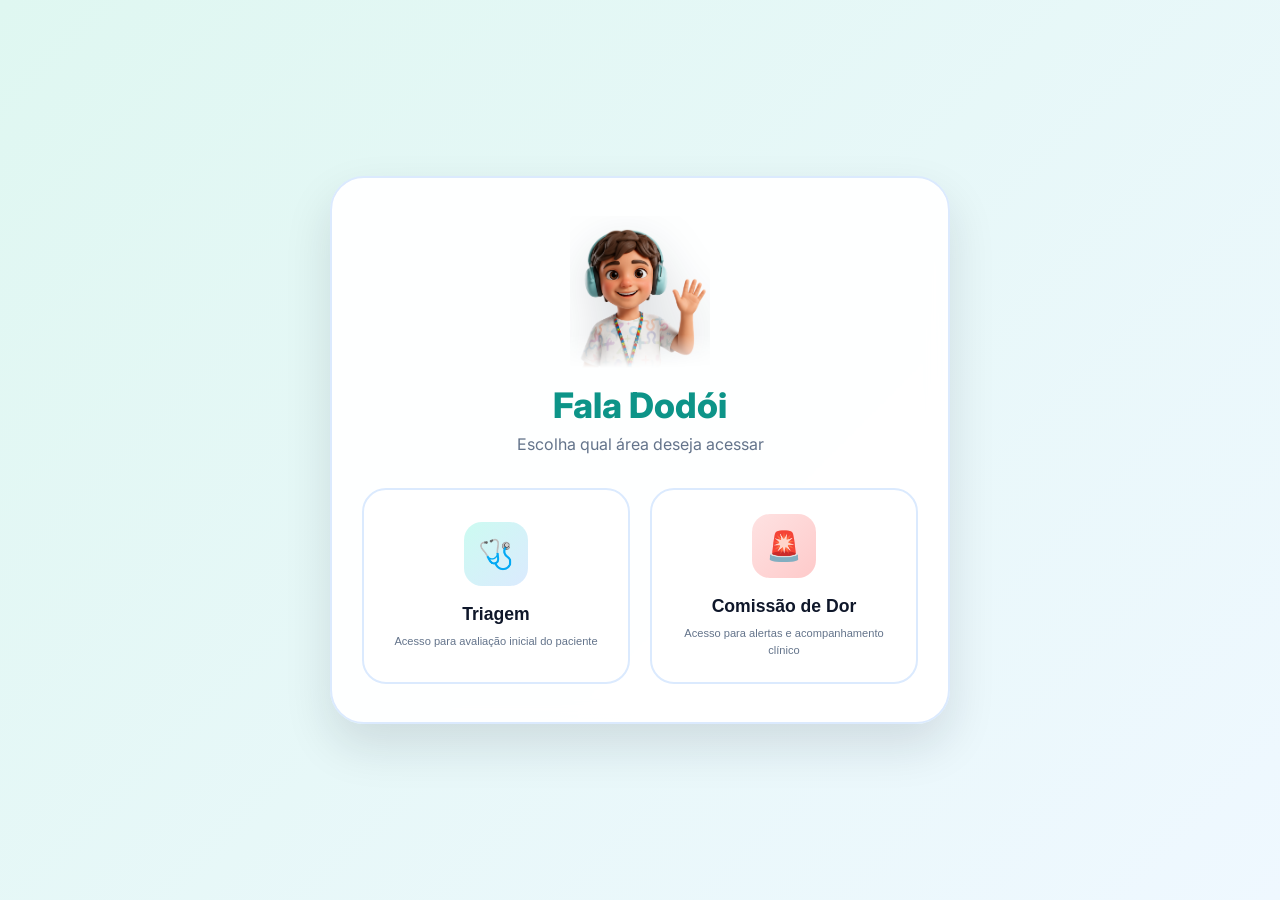
<file: index.html>
<!DOCTYPE html>
<html lang="pt-BR">
<head>
  <meta charset="UTF-8">
  <title>Fala Dodói</title>
</head>
<body>

  <script>
    window.location.href = "./login-escolha/index.html";
  </script>

</body>
</html>
</file>
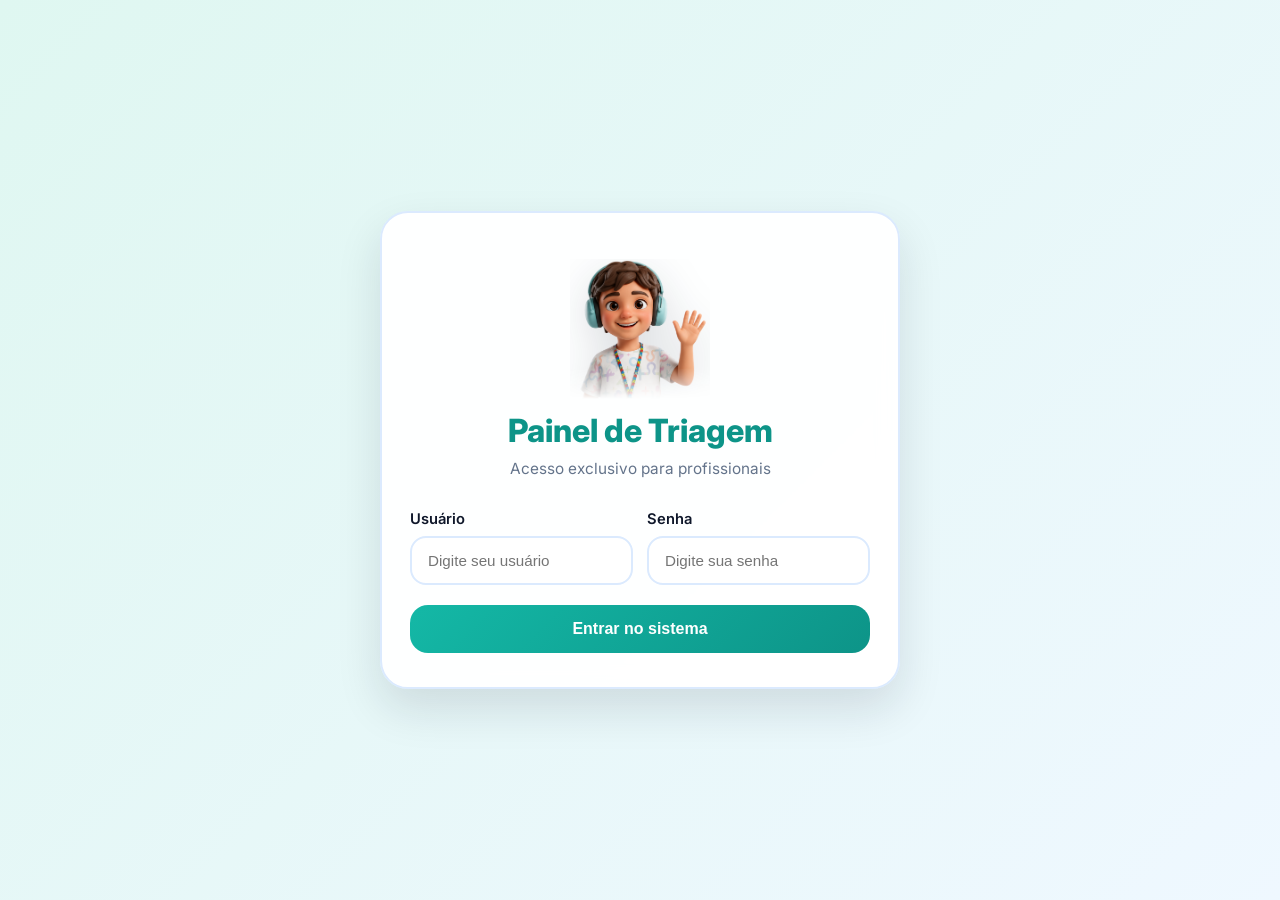
<file: 01-identificacao/index.html>
<!DOCTYPE html>
<html lang="pt-BR">
<head>
  <meta charset="UTF-8">
  <meta name="viewport" content="width=device-width, initial-scale=1.0">
  <title>Identificação do Paciente</title>
  <link rel="stylesheet" href="style.css">
</head>

<body>
  <main class="pagina">
    <section class="card-identificacao">
      <div class="topo">
        <h1>Fala Dodói</h1>
        <p>Identificando a dor quando as palavras não existem</p>
        
        <p class="subtitulo">
          Preencha os dados do paciente para iniciar a avaliação
        </p>
      </div>

      <form id="form-identificacao" class="formulario">
        <div class="grupo-campo">
          <label for="nome">Nome completo</label>
          <input
            type="text"
            id="nome"
            name="nome"
            placeholder="Digite o nome do paciente"
            required
          >
        </div>

        <div class="grupo-campo">
          <label for="sexo">Sexo</label>
          <select id="sexo" name="sexo" required>
            <option value="">Selecione</option>
            <option value="masculino">Masculino</option>
            <option value="feminino">Feminino</option>
          </select>
        </div>

        <div class="grupo-campo">
          <label for="idade">Idade</label>
          <input
            type="number"
            id="idade"
            name="idade"
            placeholder="Digite a idade"
            min="0"
            required
          >
        </div>

        <div class="grupo-campo">
          <label for="prontuario">Prontuário</label>
          <input
            type="text"
            id="prontuario"
            name="prontuario"
            placeholder="Digite o número do prontuário"
          >
        </div>

        <div class="acoes">
          <button type="submit" id="btn-proximo" class="btn-principal">
            Próximo
          </button>
        </div>
      </form>

      <div id="mensagem" class="mensagem" aria-live="polite"></div>
    </section>
  </main>

  <script src="script.js"></script>
</body>
</html>
</file>
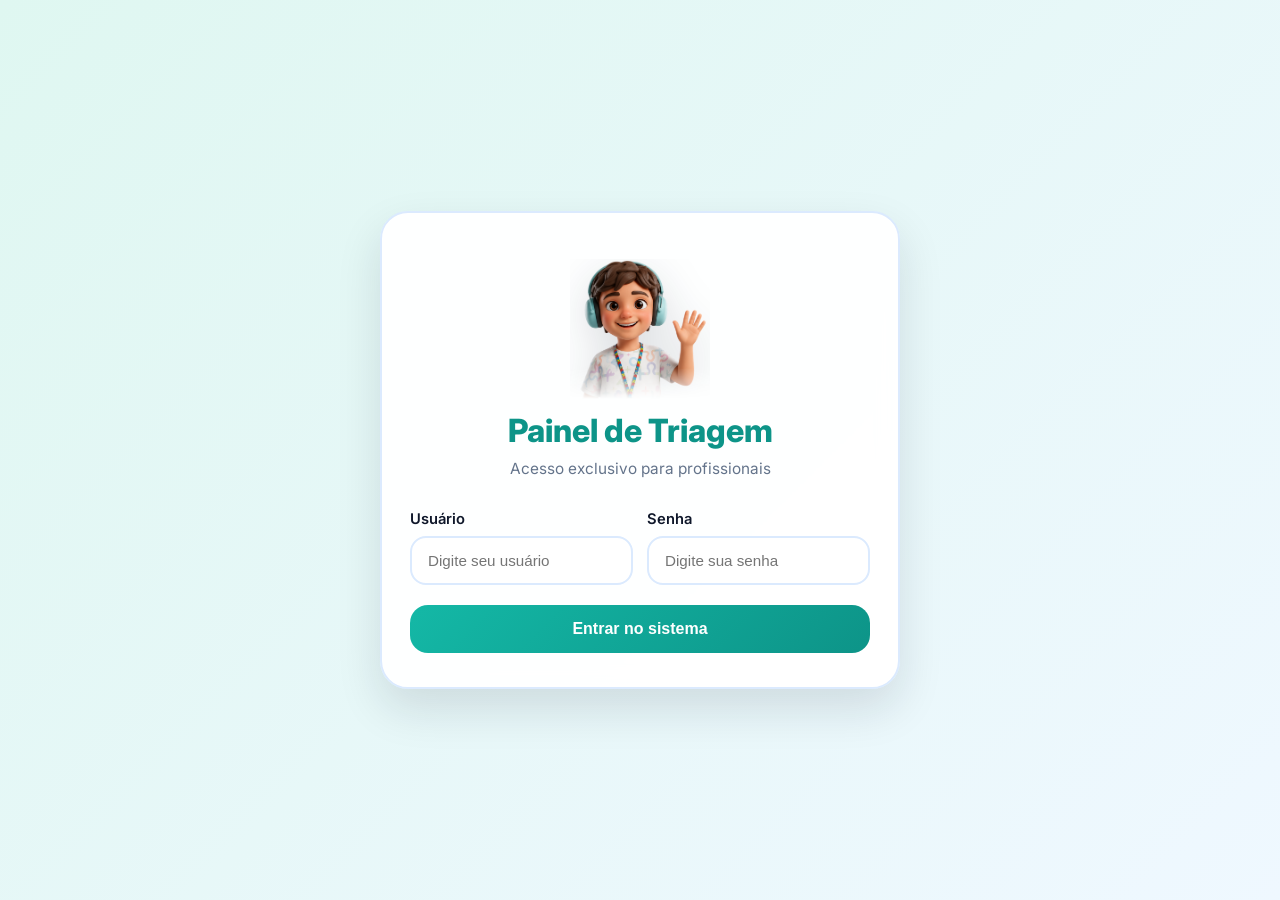
<file: 02-corpo/index.html>
<!DOCTYPE html>
<html lang="pt-BR">

<head>
  <meta charset="UTF-8">
  <meta name="viewport" content="width=device-width, initial-scale=1.0">
  <title>Local da Dor</title>
  <link rel="stylesheet" href="style.css">
</head>

<body>
  <main class="pagina-corpo">
    <header class="topo-corpo">
      <div class="titulo-area">
        <h1 id="titulo-vista">Onde está doendo? (Frente)</h1>
        <p id="subtitulo-vista">Toque nas partes do corpo onde o paciente sente dor</p>
      </div>

      <button class="btn-menu" id="btn-menu" type="button">
        ☰
      </button>

      <nav class="menu-acoes" id="menu-acoes">
        <button class="btn-topo" id="btn-limpar" type="button">Limpar</button>
        <button class="btn-topo" id="btn-virar" type="button">Ver costas</button>
      </nav>
    </header>

    <section class="titi-assistente">

      <div class="titi-balao" id="titi-balao">
        <strong>Titi</strong>

        <p id="titi-texto">
          Oi! Eu sou o Tití.
          Toque na parte do corpo onde está doendo
          ou incomodando você.
        </p>
      </div>

      <div class="titi-video-box" id="titi-box">
        <video autoplay muted loop playsinline class="titi-video">
          <source src="../assets/titi/avatar/titi-avatar-loop.mp4" type="video/mp4">
        </video>
      </div>

      <audio id="audio-titi">
        <source src="/assets/titi/audio/titi_corpo.m4a">
      </audio>

    </section>

    <section class="painel-corpo">
      <div class="info-paciente" id="info-paciente"></div>

      <div class="corpo-wrapper">
        <!-- FRENTE -->
        <div class="vista-corpo frente ativa" id="vista-frente">
          <svg viewBox="0 0 300 700" class="corpo-svg" xmlns="http://www.w3.org/2000/svg">
            <defs>
              <linearGradient id="pele" x1="0%" y1="0%" x2="100%" y2="100%">
                <stop offset="0%" stop-color="#f5d5bd" />
                <stop offset="50%" stop-color="#f4c4a0" />
                <stop offset="100%" stop-color="#e8b896" />
              </linearGradient>
              <linearGradient id="sombraCabeca" x1="30%" y1="0%" x2="70%" y2="100%">
                <stop offset="0%" stop-color="#f5d5bd" />
                <stop offset="100%" stop-color="#e8b896" />
              </linearGradient>
            </defs>

            <g class="parte-corpo" data-local="Região cefálica">
              <ellipse cx="150" cy="65" rx="42" ry="50" fill="url(#sombraCabeca)" stroke="#d4a574" stroke-width="2.5" />
              <ellipse cx="115" cy="68" rx="8" ry="14" fill="#f0c0a0" stroke="#d4a574" stroke-width="1" />
              <ellipse cx="185" cy="68" rx="8" ry="14" fill="#f0c0a0" stroke="#d4a574" stroke-width="1" />
              <circle cx="135" cy="60" r="3" fill="#4a4a4a" />
              <circle cx="165" cy="60" r="3" fill="#4a4a4a" />
              <line x1="150" y1="65" x2="150" y2="75" stroke="#d4a574" stroke-width="1.5" stroke-linecap="round" />
              <path d="M 140 85 Q 150 87 160 85" stroke="#d4a574" stroke-width="1.5" fill="none"
                stroke-linecap="round" />
            </g>

            <path class="parte-corpo" data-local="Região cervical"
              d="M 130 110 L 130 130 Q 135 135 150 135 Q 165 135 170 130 L 170 110 Z" fill="url(#pele)" stroke="#d4a574"
              stroke-width="2" />

            <ellipse class="parte-corpo" data-local="Região acromial direita" cx="105" cy="155" rx="22" ry="18"
              fill="url(#pele)" stroke="#d4a574" stroke-width="2" />

            <ellipse class="parte-corpo" data-local="Região acromial esquerda" cx="195" cy="155" rx="22" ry="18"
              fill="url(#pele)" stroke="#d4a574" stroke-width="2" />

            <g class="parte-corpo" data-local="Região torácica">
              <path
                d="M 125 145 Q 115 160 115 180 L 115 210 Q 115 225 125 230 L 175 230 Q 185 225 185 210 L 185 180 Q 185 160 175 145 Z"
                fill="url(#pele)" stroke="#d4a574" stroke-width="2.5" />
              <line x1="150" y1="150" x2="150" y2="225" stroke="#e8b896" stroke-width="1.5" opacity="0.5" />
            </g>

            <g class="parte-corpo" data-local="Região abdominal">
              <path d="M 125 230 Q 120 250 120 275 Q 120 295 125 305 L 175 305 Q 180 295 180 275 Q 180 250 175 230 Z"
                fill="url(#pele)" stroke="#d4a574" stroke-width="2.5" />
              <ellipse cx="150" cy="265" rx="4" ry="3" fill="#d4a574" opacity="0.6" />
            </g>

            <path class="parte-corpo" data-local="Região braquial anterior direita"
              d="M 85 165 Q 75 180 73 200 L 73 225 Q 75 235 80 238 L 92 238 Q 97 235 98 225 L 98 200 Q 96 180 90 165 Z"
              fill="url(#pele)" stroke="#d4a574" stroke-width="2" />

            <path class="parte-corpo" data-local="Região braquial anterior esquerda"
              d="M 210 165 Q 204 180 202 200 L 202 225 Q 203 235 208 238 L 220 238 Q 225 235 227 225 L 227 200 Q 225 180 215 165 Z"
              fill="url(#pele)" stroke="#d4a574" stroke-width="2" />

            <ellipse class="parte-corpo" data-local="Região cubital direita" cx="85" cy="248" rx="14" ry="13"
              fill="url(#pele)" stroke="#d4a574" stroke-width="2" />

            <ellipse class="parte-corpo" data-local="Região cubital esquerda" cx="215" cy="248" rx="14" ry="13"
              fill="url(#pele)" stroke="#d4a574" stroke-width="2" />

            <path class="parte-corpo" data-local="Região antebraquial direita"
              d="M 78 260 Q 70 280 68 305 L 68 325 Q 70 335 75 338 L 87 338 Q 92 335 93 325 L 93 305 Q 91 280 88 260 Z"
              fill="url(#pele)" stroke="#d4a574" stroke-width="2" />

            <path class="parte-corpo" data-local="Região antebraquial esquerda"
              d="M 207 260 Q 209 280 207 305 L 207 325 Q 208 335 213 338 L 225 338 Q 230 335 232 325 L 232 305 Q 230 280 222 260 Z"
              fill="url(#pele)" stroke="#d4a574" stroke-width="2" />

            <g class="parte-corpo" data-local="Região manual direita">
              <ellipse cx="80" cy="353" rx="20" ry="22" fill="url(#pele)" stroke="#d4a574" stroke-width="2" />
              <rect x="72" y="370" width="3" height="10" rx="1.5" fill="#f0c0a0" />
              <rect x="77" y="372" width="3" height="12" rx="1.5" fill="#f0c0a0" />
              <rect x="82" y="370" width="3" height="10" rx="1.5" fill="#f0c0a0" />
              <rect x="87" y="368" width="3" height="8" rx="1.5" fill="#f0c0a0" />
            </g>

            <g class="parte-corpo" data-local="Região manual esquerda">
              <ellipse cx="220" cy="353" rx="20" ry="22" fill="url(#pele)" stroke="#d4a574" stroke-width="2" />
              <rect x="210" y="370" width="3" height="10" rx="1.5" fill="#f0c0a0" />
              <rect x="215" y="372" width="3" height="12" rx="1.5" fill="#f0c0a0" />
              <rect x="220" y="370" width="3" height="10" rx="1.5" fill="#f0c0a0" />
              <rect x="225" y="368" width="3" height="8" rx="1.5" fill="#f0c0a0" />
            </g>

            <path class="parte-corpo" data-local="Região femoral direita"
              d="M 125 310 Q 120 340 118 380 L 118 420 Q 120 435 125 438 L 145 438 Q 148 435 148 420 L 148 380 Q 146 340 142 310 Z"
              fill="url(#pele)" stroke="#d4a574" stroke-width="2" />

            <path class="parte-corpo" data-local="Região femoral esquerda"
              d="M 158 310 Q 154 340 152 380 L 152 420 Q 152 435 155 438 L 175 438 Q 180 435 182 420 L 182 380 Q 180 340 175 310 Z"
              fill="url(#pele)" stroke="#d4a574" stroke-width="2" />

            <g class="parte-corpo" data-local="Região patelar direita">
              <ellipse cx="133" cy="450" rx="15" ry="16" fill="url(#pele)" stroke="#d4a574" stroke-width="2" />
              <circle cx="133" cy="450" r="6" fill="#e8b896" opacity="0.4" />
            </g>

            <g class="parte-corpo" data-local="Região patelar esquerda">
              <ellipse cx="167" cy="450" rx="15" ry="16" fill="url(#pele)" stroke="#d4a574" stroke-width="2" />
              <circle cx="167" cy="450" r="6" fill="#e8b896" opacity="0.4" />
            </g>

            <path class="parte-corpo" data-local="Região crural direita"
              d="M 122 465 Q 118 500 118 550 L 118 590 Q 120 602 125 605 L 141 605 Q 145 602 146 590 L 146 550 Q 144 500 140 465 Z"
              fill="url(#pele)" stroke="#d4a574" stroke-width="2" />

            <path class="parte-corpo" data-local="Região crural esquerda"
              d="M 154 465 Q 152 500 152 550 L 152 590 Q 154 602 159 605 L 175 605 Q 180 602 182 590 L 182 550 Q 180 500 176 465 Z"
              fill="url(#pele)" stroke="#d4a574" stroke-width="2" />

            <g class="parte-corpo" data-local="Região podálica direita">
              <ellipse cx="130" cy="625" rx="26" ry="18" fill="url(#pele)" stroke="#d4a574" stroke-width="2" />
              <path d="M 110 620 Q 115 615 125 615 Q 135 615 145 617" stroke="#d4a574" stroke-width="1.5" fill="none" />
            </g>

            <g class="parte-corpo" data-local="Região podálica esquerda">
              <ellipse cx="170" cy="625" rx="26" ry="18" fill="url(#pele)" stroke="#d4a574" stroke-width="2" />
              <path d="M 155 617 Q 165 615 175 615 Q 185 615 190 620" stroke="#d4a574" stroke-width="1.5" fill="none" />
            </g>
          </svg>
        </div>

        <!-- COSTAS -->
        <div class="vista-corpo costas" id="vista-costas">
          <svg viewBox="0 0 300 700" class="corpo-svg" xmlns="http://www.w3.org/2000/svg">
            <defs>
              <linearGradient id="pele-costas" x1="0%" y1="0%" x2="100%" y2="100%">
                <stop offset="0%" stop-color="#f5d5bd" />
                <stop offset="50%" stop-color="#f4c4a0" />
                <stop offset="100%" stop-color="#e8b896" />
              </linearGradient>
            </defs>

            <g class="parte-corpo" data-local="Região cefálica posterior">
              <ellipse cx="150" cy="65" rx="42" ry="50" fill="url(#pele-costas)" stroke="#d4a574" stroke-width="2.5" />
              <path
                d="M 110 50 Q 105 65 108 80 Q 112 70 120 60 Q 130 45 150 40 Q 170 45 180 60 Q 188 70 192 80 Q 195 65 190 50 Q 180 35 150 30 Q 120 35 110 50"
                fill="#daa87e" opacity="0.3" />
            </g>

            <g class="parte-corpo" data-local="Região cervical posterior">
              <path d="M 130 110 L 130 130 Q 135 135 150 135 Q 165 135 170 130 L 170 110 Z" fill="url(#pele-costas)"
                stroke="#d4a574" stroke-width="2" />
              <line x1="150" y1="115" x2="150" y2="130" stroke="#d4a574" stroke-width="1.5" opacity="0.4" />
            </g>

            <ellipse class="parte-corpo" data-local="Região acromial esquerda" cx="105" cy="155" rx="22" ry="18"
              fill="url(#pele-costas)" stroke="#d4a574" stroke-width="2" />

            <ellipse class="parte-corpo" data-local="Região acromial direita" cx="195" cy="155" rx="22" ry="18"
              fill="url(#pele-costas)" stroke="#d4a574" stroke-width="2" />

            <g class="parte-corpo" data-local="Região dorsal superior">
              <path
                d="M 125 145 Q 115 160 115 180 L 115 210 Q 115 225 125 230 L 175 230 Q 185 225 185 210 L 185 180 Q 185 160 175 145 Z"
                fill="url(#pele-costas)" stroke="#d4a574" stroke-width="2.5" />
              <line x1="150" y1="145" x2="150" y2="300" stroke="#d4a574" stroke-width="2" opacity="0.4" />
              <circle cx="150" cy="160" r="3" fill="#d4a574" opacity="0.5" />
              <circle cx="150" cy="180" r="3" fill="#d4a574" opacity="0.5" />
              <circle cx="150" cy="200" r="3" fill="#d4a574" opacity="0.5" />
              <circle cx="150" cy="220" r="3" fill="#d4a574" opacity="0.5" />
            </g>

            <g class="parte-corpo" data-local="Região lombar">
              <path d="M 125 230 Q 120 250 120 275 Q 120 295 125 305 L 175 305 Q 180 295 180 275 Q 180 250 175 230 Z"
                fill="url(#pele-costas)" stroke="#d4a574" stroke-width="2.5" />
              <circle cx="150" cy="245" r="3" fill="#d4a574" opacity="0.5" />
              <circle cx="150" cy="265" r="3" fill="#d4a574" opacity="0.5" />
              <circle cx="150" cy="285" r="3" fill="#d4a574" opacity="0.5" />
            </g>

            <path class="parte-corpo" data-local="Região braquial posterior esquerda"
              d="M 85 165 Q 75 180 73 200 L 73 225 Q 75 235 80 238 L 92 238 Q 97 235 98 225 L 98 200 Q 96 180 90 165 Z"
              fill="url(#pele-costas)" stroke="#d4a574" stroke-width="2" />

            <path class="parte-corpo" data-local="Região braquial posterior direita"
              d="M 210 165 Q 204 180 202 200 L 202 225 Q 203 235 208 238 L 220 238 Q 225 235 227 225 L 227 200 Q 225 180 215 165 Z"
              fill="url(#pele-costas)" stroke="#d4a574" stroke-width="2" />

            <g class="parte-corpo" data-local="Região cubital esquerda">
              <ellipse cx="85" cy="248" rx="14" ry="13" fill="url(#pele-costas)" stroke="#d4a574" stroke-width="2" />
              <circle cx="85" cy="248" r="5" fill="#d4a574" opacity="0.4" />
            </g>

            <g class="parte-corpo" data-local="Região cubital direita">
              <ellipse cx="215" cy="248" rx="14" ry="13" fill="url(#pele-costas)" stroke="#d4a574" stroke-width="2" />
              <circle cx="215" cy="248" r="5" fill="#d4a574" opacity="0.4" />
            </g>

            <path class="parte-corpo" data-local="Região antebraquial esquerda"
              d="M 78 260 Q 70 280 68 305 L 68 325 Q 70 335 75 338 L 87 338 Q 92 335 93 325 L 93 305 Q 91 280 88 260 Z"
              fill="url(#pele-costas)" stroke="#d4a574" stroke-width="2" />

            <path class="parte-corpo" data-local="Região antebraquial direita"
              d="M 207 260 Q 209 280 207 305 L 207 325 Q 208 335 213 338 L 225 338 Q 230 335 232 325 L 232 305 Q 230 280 222 260 Z"
              fill="url(#pele-costas)" stroke="#d4a574" stroke-width="2" />

            <g class="parte-corpo" data-local="Região manual esquerda">
              <ellipse cx="80" cy="353" rx="20" ry="22" fill="url(#pele-costas)" stroke="#d4a574" stroke-width="2" />
              <path d="M 72 345 Q 75 340 80 340 Q 85 340 88 345" stroke="#d4a574" stroke-width="1.5" fill="none"
                opacity="0.5" />
            </g>

            <g class="parte-corpo" data-local="Região manual direita">
              <ellipse cx="220" cy="353" rx="20" ry="22" fill="url(#pele-costas)" stroke="#d4a574" stroke-width="2" />
              <path d="M 212 345 Q 215 340 220 340 Q 225 340 228 345" stroke="#d4a574" stroke-width="1.5" fill="none"
                opacity="0.5" />
            </g>

            <path class="parte-corpo" data-local="Região femoral esquerda"
              d="M 125 310 Q 120 340 118 380 L 118 420 Q 120 435 125 438 L 145 438 Q 148 435 148 420 L 148 380 Q 146 340 142 310 Z"
              fill="url(#pele-costas)" stroke="#d4a574" stroke-width="2" />

            <path class="parte-corpo" data-local="Região femoral direita"
              d="M 158 310 Q 154 340 152 380 L 152 420 Q 152 435 155 438 L 175 438 Q 180 435 182 420 L 182 380 Q 180 340 175 310 Z"
              fill="url(#pele-costas)" stroke="#d4a574" stroke-width="2" />

            <g class="parte-corpo" data-local="Região patelar esquerda">
              <ellipse cx="133" cy="450" rx="15" ry="16" fill="url(#pele-costas)" stroke="#d4a574" stroke-width="2" />
              <path d="M 125 445 Q 130 442 135 445" stroke="#d4a574" stroke-width="1.5" fill="none" opacity="0.5" />
            </g>

            <g class="parte-corpo" data-local="Região patelar direita">
              <ellipse cx="167" cy="450" rx="15" ry="16" fill="url(#pele-costas)" stroke="#d4a574" stroke-width="2" />
              <path d="M 160 445 Q 165 442 170 445" stroke="#d4a574" stroke-width="1.5" fill="none" opacity="0.5" />
            </g>

            <g class="parte-corpo" data-local="Região sural esquerda">
              <path
                d="M 122 465 Q 118 490 120 520 Q 122 545 120 570 L 120 590 Q 122 602 127 605 L 139 605 Q 143 602 144 590 L 144 570 Q 142 545 144 520 Q 146 490 142 465 Z"
                fill="url(#pele-costas)" stroke="#d4a574" stroke-width="2" />
              <ellipse cx="133" cy="520" rx="8" ry="25" fill="#e8b896" opacity="0.3" />
            </g>

            <g class="parte-corpo" data-local="Região sural direita">
              <path
                d="M 154 465 Q 152 490 154 520 Q 156 545 154 570 L 154 590 Q 156 602 161 605 L 173 605 Q 178 602 180 590 L 180 570 Q 178 545 180 520 Q 182 490 178 465 Z"
                fill="url(#pele-costas)" stroke="#d4a574" stroke-width="2" />
              <ellipse cx="167" cy="520" rx="8" ry="25" fill="#e8b896" opacity="0.3" />
            </g>

            <g class="parte-corpo" data-local="Região podálica esquerda">
              <ellipse cx="130" cy="625" rx="26" ry="18" fill="url(#pele-costas)" stroke="#d4a574" stroke-width="2" />
              <path d="M 115 625 Q 125 622 135 625" stroke="#d4a574" stroke-width="1.5" fill="none" opacity="0.5" />
            </g>

            <g class="parte-corpo" data-local="Região podálica direita">
              <ellipse cx="170" cy="625" rx="26" ry="18" fill="url(#pele-costas)" stroke="#d4a574" stroke-width="2" />
              <path d="M 165 625 Q 175 622 185 625" stroke="#d4a574" stroke-width="1.5" fill="none" opacity="0.5" />
            </g>
          </svg>
        </div>
      </div>

      <div class="resumo-selecao">
        <h2>Locais selecionados</h2>
        <p id="texto-locais">Nenhuma região selecionada.</p>
      </div>
    </section>

    <div class="barra-navegacao">
      <button class="btn-nav btn-voltar" id="btn-voltar" type="button">
        ← Voltar
      </button>

      <button class="btn-nav btn-proximo" id="btn-proximo" type="button">
        Próximo →
      </button>
    </div>

  </main>

  <script src="script.js"></script>
</body>

</html>
</file>
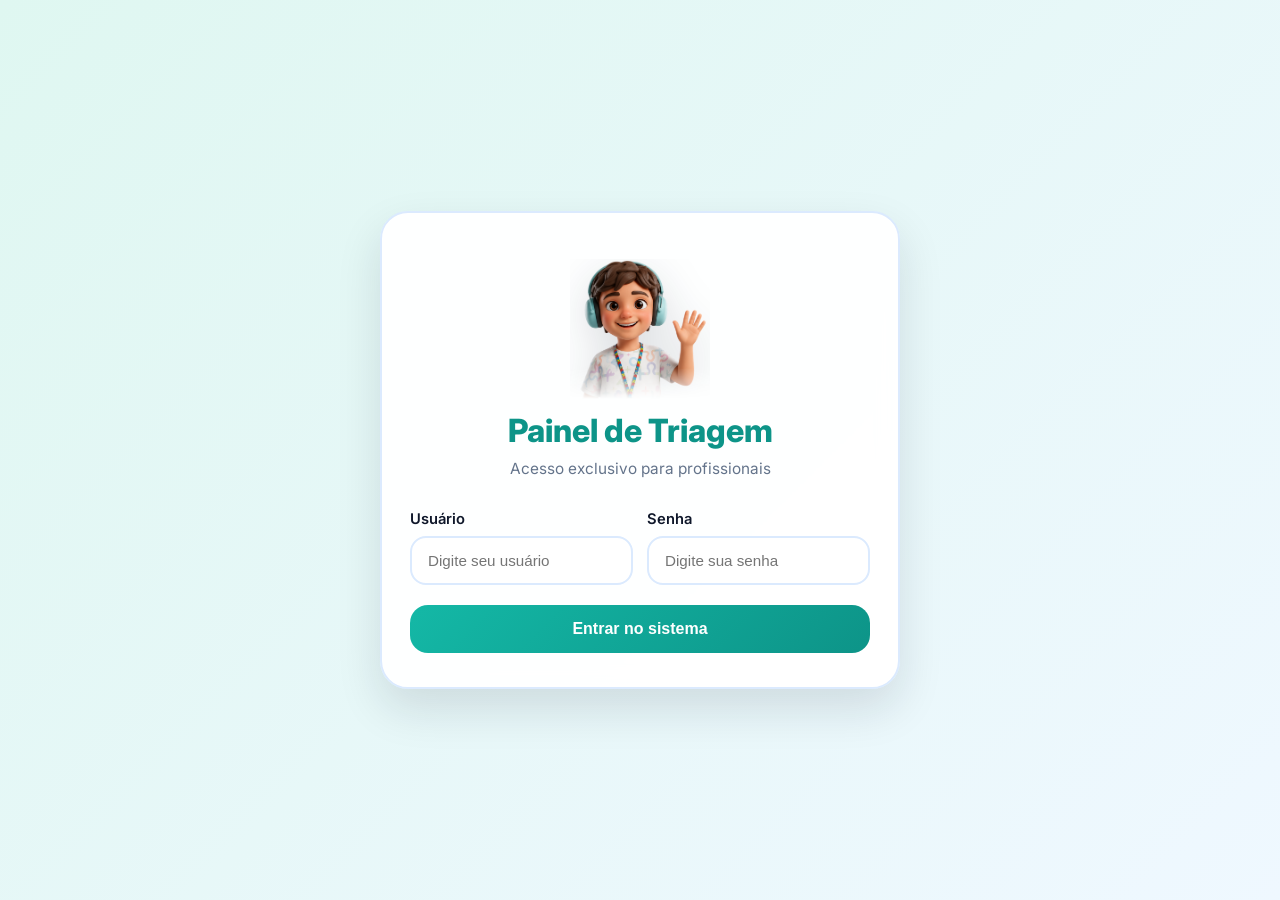
<file: 03-intensidade/index.html>
<!DOCTYPE html>
<html lang="pt-BR">

<head>
  <meta charset="UTF-8">
  <meta name="viewport" content="width=device-width, initial-scale=1.0">
  <title>Intensidade da Dor</title>

  <link rel="stylesheet" href="style.css">
</head>

<body>

  <main class="pagina-intensidade">

    <header class="topo-intensidade">

      <div class="titulo-area">
        <h1>Qual a intensidade da dor?</h1>

        <p>
          Escolha a figurinha que melhor representa o desconforto do paciente
        </p>
      </div>

      <button class="btn-menu" id="btn-menu" type="button">
        ☰
      </button>

      <nav class="menu-acoes" id="menu-acoes">

        <button class="btn-topo" id="btn-limpar-intensidade" type="button">
          Limpar seleção
        </button>

      </nav>

    </header>

    <section class="titi-assistente">

      <div class="titi-balao" id="titi-balao">
        <strong>Titi</strong>

        <p id="titi-texto">
          Agora me mostre o quanto essa dor incomoda você.
        </p>
      </div>

      <div class="titi-video-box" id="titi-box">
        <video autoplay muted loop playsinline class="titi-video">
          <source src="../assets/titi/avatar/titi-avatar-loop.mp4" type="video/mp4">
        </video>
      </div>

      <audio id="audio-titi">
        <source src="/assets/titi/audio/titi_intensidade.m4a" type="audio/mpeg">
      </audio>

    </section>

    <!-- PAINEL -->

    <section class="painel-intensidade">

      <!-- PACIENTE -->

      <div class="info-paciente" id="info-paciente"></div>

      <!-- ESCALA -->

      <div class="grade-intensidade">

        <!-- SEM DOR -->

        <button class="card-intensidade sem-dor" data-valor="Sem dor" type="button">

          <div class="area-imagem">
            <img alt="Sem dor" class="imagem-escala" data-tipo="sem-dor">
          </div>

          <div class="area-texto">
            <span class="titulo-card">
              Sem dor
            </span>
          </div>

        </button>

        <!-- LEVE -->

        <button class="card-intensidade leve" data-valor="Leve" type="button">

          <div class="area-imagem">
            <img alt="Dor leve" class="imagem-escala" data-tipo="leve">
          </div>

          <div class="area-texto">
            <span class="titulo-card">
              Dor leve
            </span>
          </div>

        </button>

        <!-- MODERADA -->

        <button class="card-intensidade moderada" data-valor="Moderada" type="button">

          <div class="area-imagem">
            <img alt="Dor moderada" class="imagem-escala" data-tipo="moderada">
          </div>

          <div class="area-texto">
            <span class="titulo-card">
              Dor moderada
            </span>
          </div>

        </button>

        <!-- FORTE -->

        <button class="card-intensidade forte" data-valor="Forte" type="button">

          <div class="area-imagem">
            <img alt="Dor forte" class="imagem-escala" data-tipo="forte">
          </div>

          <div class="area-texto">
            <span class="titulo-card">
              Dor forte
            </span>
          </div>

        </button>

        <!-- INSUPORTÁVEL -->

        <button class="card-intensidade insuportavel" data-valor="Insuportável" type="button">

          <div class="area-imagem">
            <img alt="Dor insuportável" class="imagem-escala" data-tipo="insuportavel">
          </div>

          <div class="area-texto">
            <span class="titulo-card">
              Dor insuportável
            </span>
          </div>

        </button>

      </div>

      <!-- REFERÊNCIA -->

      <div class="referencia-wrapper">

        <button class="referencia-btn" id="btn-referencia" type="button">

          <img src="/03-intensidade/img/icons/lampada_creditos.png" alt="Créditos">

        </button>

        <div class="referencia-popup" id="popup-referencia">

          <p>
            CLARO, Maria Tereza. Escala de faces da Turma da Mônica: instrumento de avaliação da dor em crianças. Revista Paulista de Pediatria, São Paulo, v. 11, n. 2, p. 46–50, 1993.

            <br></br>
            Ícone: Smashicons — Flaticon.
          </p>

        </div>

      </div>

      <!-- RESUMO -->

      <div class="resumo-selecao">

        <h2>
          Intensidade selecionada
        </h2>

        <p id="texto-intensidade">
          Nenhuma intensidade selecionada.
        </p>

      </div>

    </section>

    <!-- BARRA -->

    <div class="barra-navegacao">

      <button class="btn-nav btn-voltar" id="btn-voltar" type="button">

        ← Voltar

      </button>

      <button class="btn-nav btn-proximo" id="btn-proximo" type="button">

        Próximo →

      </button>

    </div>

  </main>

  <script src="script.js"></script>

</body>

</html>
</file>
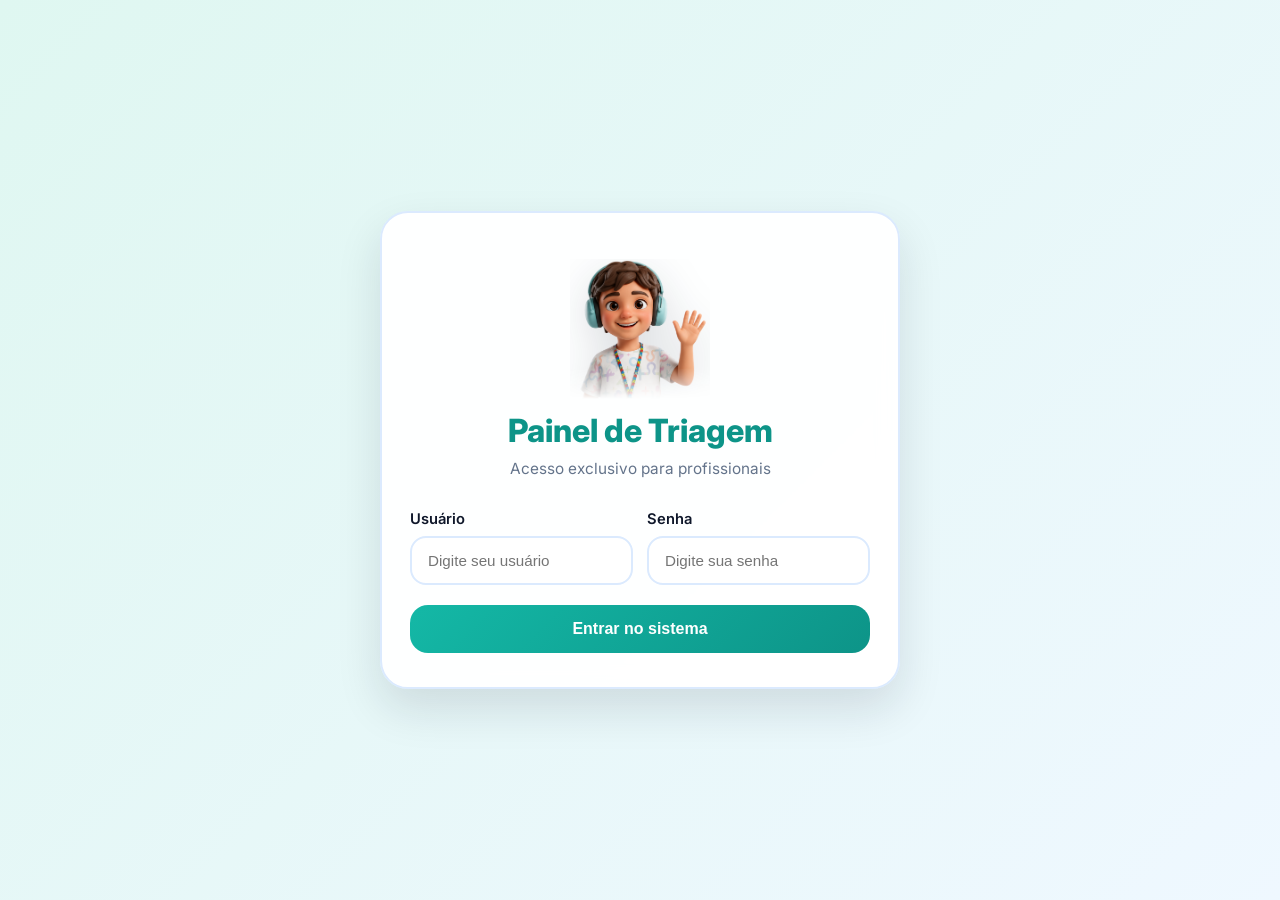
<file: 04-desconforto/index.html>
<!DOCTYPE html>
<html lang="pt-BR">

<head>
  <meta charset="UTF-8">
  <meta name="viewport" content="width=device-width, initial-scale=1.0">
  <title>Tipo de Desconforto</title>
  <link rel="stylesheet" href="style.css">
</head>

<body>
  <main class="pagina-desconforto">
    <header class="topo-desconforto">
      <div class="titulo-area">
        <h1>Como é esse desconforto?</h1>
        <p>Selecione uma ou mais opções que representem o que o paciente está sentindo</p>
      </div>

      <button class="btn-menu" id="btn-menu" type="button">
        ☰
      </button>

      <nav class="menu-acoes" id="menu-acoes">
        <button class="btn-topo" id="btn-limpar-desconforto" type="button">
          Limpar seleção
        </button>
      </nav>
    </header>
    <section class="titi-assistente">

      <div class="titi-balao" id="titi-balao">
        <strong>Titi</strong>

        <p id="titi-texto">
          Escolha os sintomas que você está sentindo agora.
        </p>
      </div>

      <div class="titi-video-box" id="titi-box">
        <video autoplay muted loop playsinline class="titi-video">
          <source src="../assets/titi/avatar/titi-avatar-loop.mp4" type="video/mp4">
        </video>
      </div>

      <audio id="audio-titi">
        <source src="/assets/titi/audio/titi_desconforto.m4a" type="audio/mpeg">
      </audio>

    </section>

    <section class="painel-desconforto">
      <div class="info-paciente" id="info-paciente"></div>

      <div class="grade-desconforto">

        <!-- Ardência -->
        <button class="card-desconforto" data-valor="Ardência" type="button">
          <div class="area-imagem">
            <img src="img/Ardencia.png" alt="Ardência" class="imagem-desconforto">
          </div>
          <div class="area-texto">
            <span class="titulo-card">Ardência</span>
          </div>
        </button>

        <!-- Pontada -->
        <button class="card-desconforto" data-valor="Pontada" type="button">
          <div class="area-imagem">
            <img src="img/Pontada.png" alt="Pontada" class="imagem-desconforto">
          </div>
          <div class="area-texto">
            <span class="titulo-card">Pontada</span>
          </div>
        </button>

        <!-- Pressão -->
        <button class="card-desconforto" data-valor="Pressão" type="button">
          <div class="area-imagem">
            <img src="img/Pressao-desconforto.png" alt="Pressão" class="imagem-desconforto">
          </div>
          <div class="area-texto">
            <span class="titulo-card">Pressão</span>
          </div>
        </button>

        <!-- Formigamento -->
        <button class="card-desconforto" data-valor="Formigamento" type="button">
          <div class="area-imagem">
            <img src="img/Formigamento.png" alt="Formigamento" class="imagem-desconforto">
          </div>
          <div class="area-texto">
            <span class="titulo-card">Formigamento</span>
          </div>
        </button>

        <!-- Enjoo -->
        <button class="card-desconforto" data-valor="Enjoo" type="button">
          <div class="area-imagem">
            <img src="img/Enjôo.png" alt="Enjoo" class="imagem-desconforto">
          </div>
          <div class="area-texto">
            <span class="titulo-card">Enjoo</span>
          </div>
        </button>

        <!-- Falta de ar -->
        <button class="card-desconforto" data-valor="Falta de ar" type="button">
          <div class="area-imagem">
            <img src="img/Falta-de-ar.png" alt="Falta de ar" class="imagem-desconforto">
          </div>
          <div class="area-texto">
            <span class="titulo-card">Falta de ar</span>
          </div>
        </button>

      </div>

      <div class="resumo-selecao">
        <h2>Desconfortos selecionados</h2>
        <p id="texto-desconforto">Nenhum desconforto selecionado.</p>
      </div>
    </section>

    <div class="barra-navegacao">
      <button class="btn-nav btn-voltar" id="btn-voltar" type="button">
        ← Voltar
      </button>

      <button class="btn-nav btn-proximo" id="btn-proximo" type="button">
        Próximo →
      </button>
    </div>

  </main>

  <script src="script.js"></script>
</body>

</html>
</file>
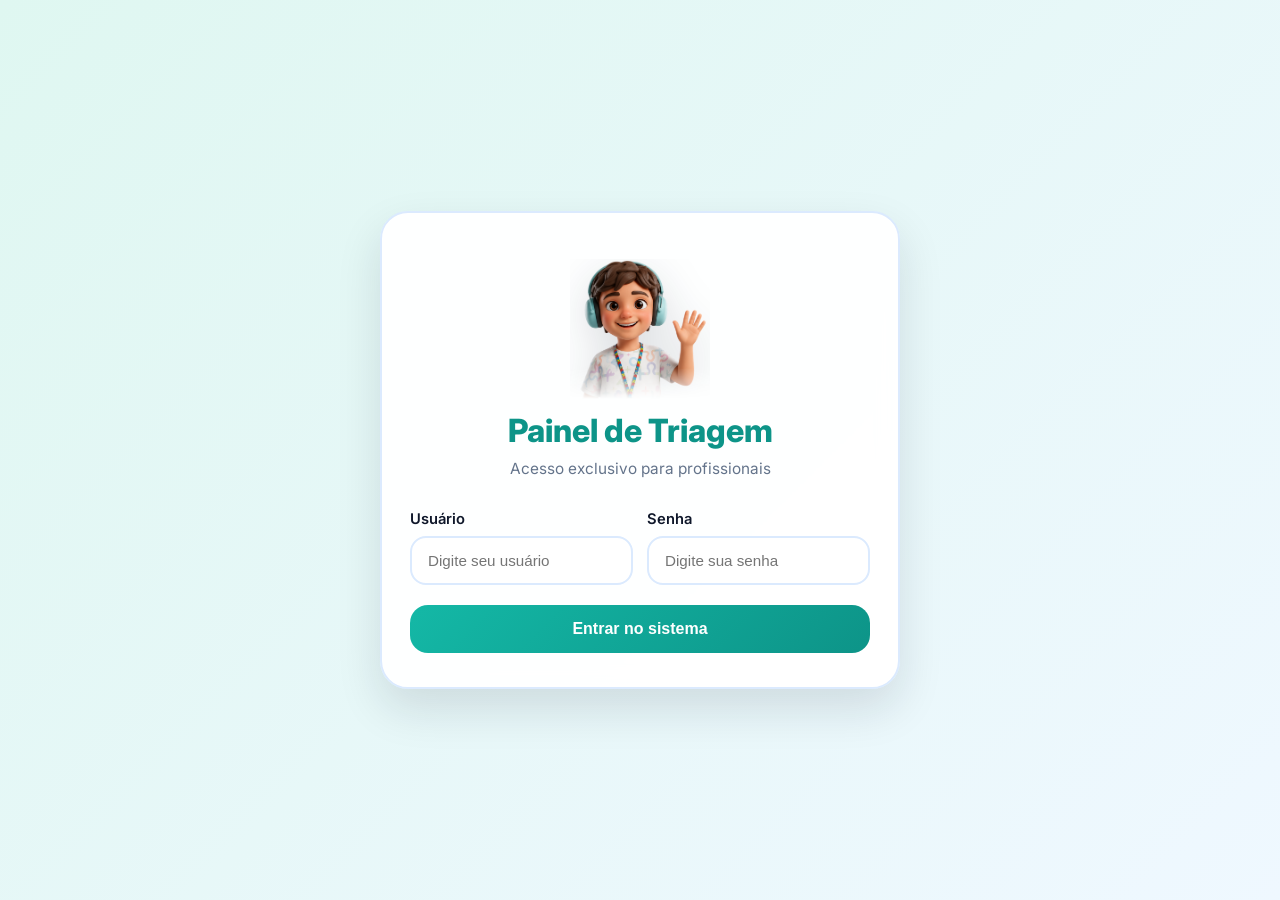
<file: 05-anamnese/index.html>
<!DOCTYPE html>
<html lang="pt-BR">

<head>
  <meta charset="UTF-8">
  <meta name="viewport" content="width=device-width, initial-scale=1.0">
  <title>Ficha de Anamnese</title>
  <link rel="stylesheet" href="style.css">
</head>

<body>
  <main class="pagina-anamnese">
    <header class="topo-anamnese">
      <div class="titulo-area">
        <h1>Ficha de anamnese</h1>
        <p>Preencha as informações complementares para a triagem</p>
      </div>
    </header>

    <section class="painel-anamnese">
      <div class="info-paciente" id="info-paciente"></div>

      <form id="form-anamnese" class="form-anamnese">
        <div class="grupo-campo">
          <label for="inicioDor">Quando a dor começou?</label>
          <select id="inicioDor">
            <option value="">Selecione</option>
            <option value="Hoje">Hoje</option>
            <option value="Ontem">Ontem</option>
            <option value="Há alguns dias">Há alguns dias</option>
            <option value="Há mais de uma semana">Há mais de uma semana</option>
            <option value="Não soube informar">Não soube informar</option>
          </select>
        </div>

        <div class="grupo-campo">
          <label for="duracaoDor">A dor é:</label>
          <select id="duracaoDor">
            <option value="">Selecione</option>
            <option value="Contínua">Contínua</option>
            <option value="Intermitente">Intermitente</option>
            <option value="Vai e volta">Vai e volta</option>
            <option value="Não soube informar">Não soube informar</option>
          </select>
        </div>

        <div class="grupo-campo">
          <label for="pioraDor">A dor piora com:</label>
          <input type="text" id="pioraDor" placeholder="Ex.: movimento, toque, alimentação...">
        </div>

        <div class="grupo-campo">
          <label for="melhoraDor">A dor melhora com:</label>
          <input type="text" id="melhoraDor" placeholder="Ex.: repouso, medicação, compressa...">
        </div>

        <div class="grupo-campo">
          <label for="sinaisAssociados">Sinais associados</label>
          <textarea id="sinaisAssociados" rows="4"
            placeholder="Ex.: febre, edema, vermelhidão, irritabilidade, choro..."></textarea>
        </div>

        <div class="grupo-campo">
          <label for="observacoes">Observações gerais</label>
          <textarea id="observacoes" rows="5"
            placeholder="Digite aqui observações relevantes da avaliação..."></textarea>
        </div>

        <div class="grupo-check">
          <label class="check-linha">
            <input type="checkbox" id="dificuldadeComunicacao">
            <span>Paciente apresenta dificuldade de comunicação verbal</span>
          </label>
        </div>
      </form>

      <div class="resumo-selecao">
        <h2>Resumo da anamnese</h2>
        <p id="texto-anamnese">Nenhuma informação adicional preenchida ainda.</p>
      </div>
    </section>

    <div class="barra-navegacao">
      <button class="btn-nav btn-voltar" id="btn-voltar" type="button">
        ← Voltar
      </button>

      <button class="btn-nav btn-proximo" id="btn-proximo" type="button">
        Próximo →
      </button>
    </div>

  </main>

  <script src="script.js"></script>
</body>

</html>
</file>
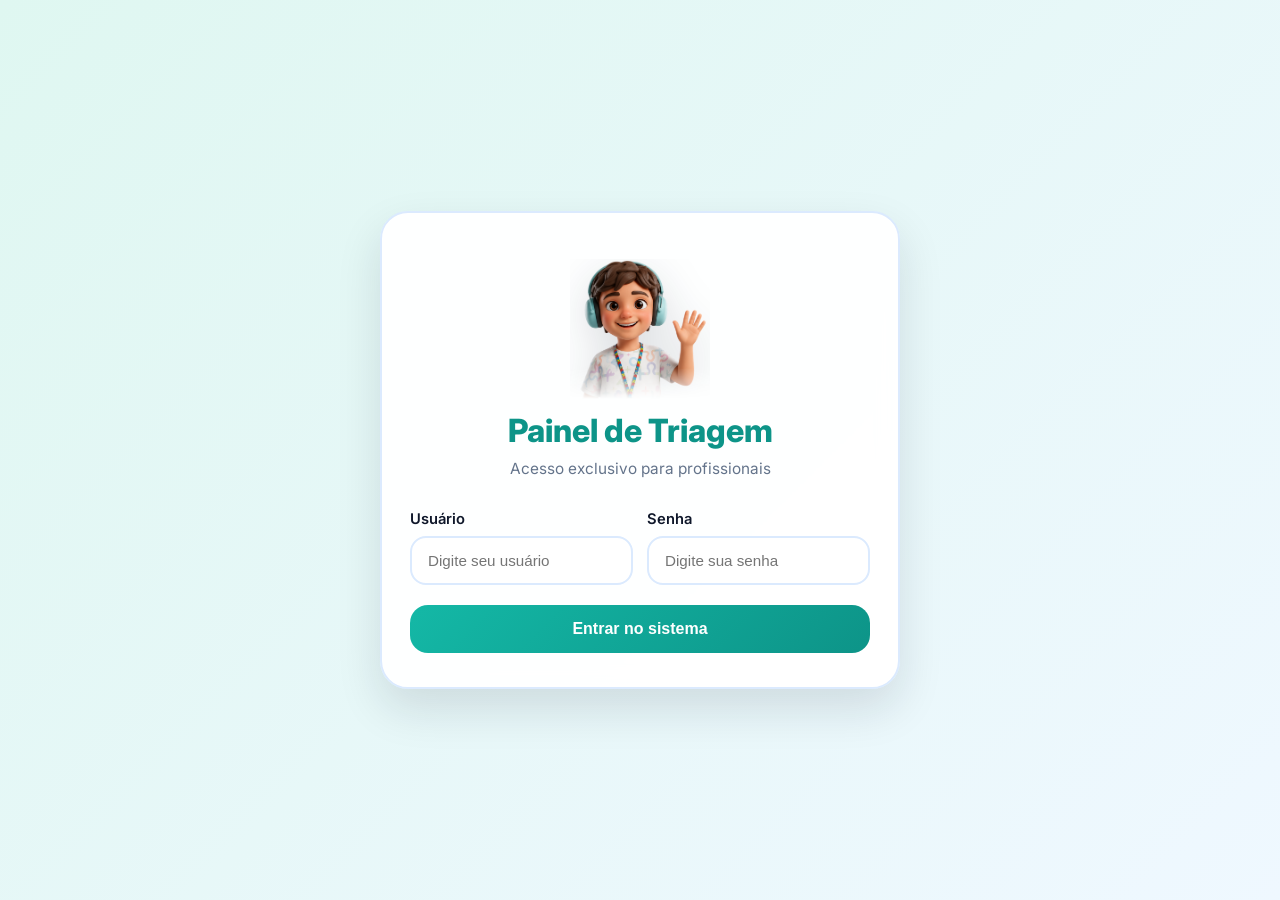
<file: 06-protocolo-tea/index.html>
<!DOCTYPE html>
<html lang="pt-BR">

<head>
  <meta charset="UTF-8">
  <meta name="viewport" content="width=device-width, initial-scale=1.0">
  <title>Protocolo TEA</title>
  <link rel="stylesheet" href="style.css">
</head>

<body>
  <main class="pagina-tea">

    <header class="topo-tea">
      <div class="titulo-area">
        <h1>Observações complementares (TEA)</h1>
        <p>Marque os itens que se aplicam ao paciente durante a triagem</p>
      </div>
    </header>

    <section class="painel-tea">
      <div class="info-paciente" id="info-paciente"></div>

      <div class="bloco-opcoes">
        <label class="item-check">
          <input type="checkbox" value="Dificuldade de comunicação verbal" class="check-tea">
          <span>Dificuldade de comunicação verbal</span>
        </label>

        <label class="item-check">
          <input type="checkbox" value="Contato visual reduzido" class="check-tea">
          <span>Contato visual reduzido</span>
        </label>

        <label class="item-check">
          <input type="checkbox" value="Hipersensibilidade sensorial" class="check-tea">
          <span>Hipersensibilidade sensorial</span>
        </label>

        <label class="item-check">
          <input type="checkbox" value="Agitação durante a avaliação" class="check-tea">
          <span>Agitação durante a avaliação</span>
        </label>

        <label class="item-check">
          <input type="checkbox" value="Necessidade de mediação do acompanhante" class="check-tea">
          <span>Necessidade de mediação do acompanhante</span>
        </label>

        <label class="item-check">
          <input type="checkbox" value="Dificuldade para compreender comandos simples" class="check-tea">
          <span>Dificuldade para compreender comandos simples</span>
        </label>

        <label class="item-check">
          <input type="checkbox" value="Sensibilidade ao toque ou manipulação" class="check-tea">
          <span>Sensibilidade ao toque ou manipulação</span>
        </label>

        <label class="item-check">
          <input type="checkbox" value="Maior conforto com comunicação visual" class="check-tea">
          <span>Maior conforto com comunicação visual</span>
        </label>
      </div>

      <div class="grupo-campo">
        <label for="observacoesTea">Observações complementares do protocolo</label>
        <textarea id="observacoesTea" rows="5" placeholder="Descreva outras observações relevantes..."></textarea>

        <div class="bloco-suporte">
          <h2>Nível de suporte</h2>

          <p class="descricao-suporte">
            Selecione o nível de suporte observado ou informado durante a triagem.
          </p>

          <div class="opcoes-suporte">
            <label class="item-radio">
              <input type="radio" name="nivelSuporte" value="Nível 1" class="radio-suporte">
              <span>Nível 1</span>
            </label>

            <label class="item-radio">
              <input type="radio" name="nivelSuporte" value="Nível 2" class="radio-suporte">
              <span>Nível 2</span>
            </label>

            <label class="item-radio">
              <input type="radio" name="nivelSuporte" value="Nível 3" class="radio-suporte">
              <span>Nível 3</span>
            </label>
          </div>
        </div>

        <div class="grupo-campo">
          <label for="reforcadorTea">Reforçador utilizado ou preferido</label>

          <input type="text" id="reforcadorTea"
            placeholder="Insira aqui sua resposta">
        </div>
      </div>

      <div class="resumo-selecao">
        <h2>Resumo do protocolo</h2>
        <p id="texto-tea">Nenhuma observação selecionada ainda.</p>
      </div>
    </section>

    <div class="barra-navegacao">
      <button class="btn-nav btn-voltar" id="btn-voltar" type="button">
        ← Voltar
      </button>

      <button class="btn-nav btn-proximo" id="btn-proximo" type="button">
        Próximo →
      </button>
    </div>

  </main>

  <script src="script.js"></script>
</body>

</html>
</file>
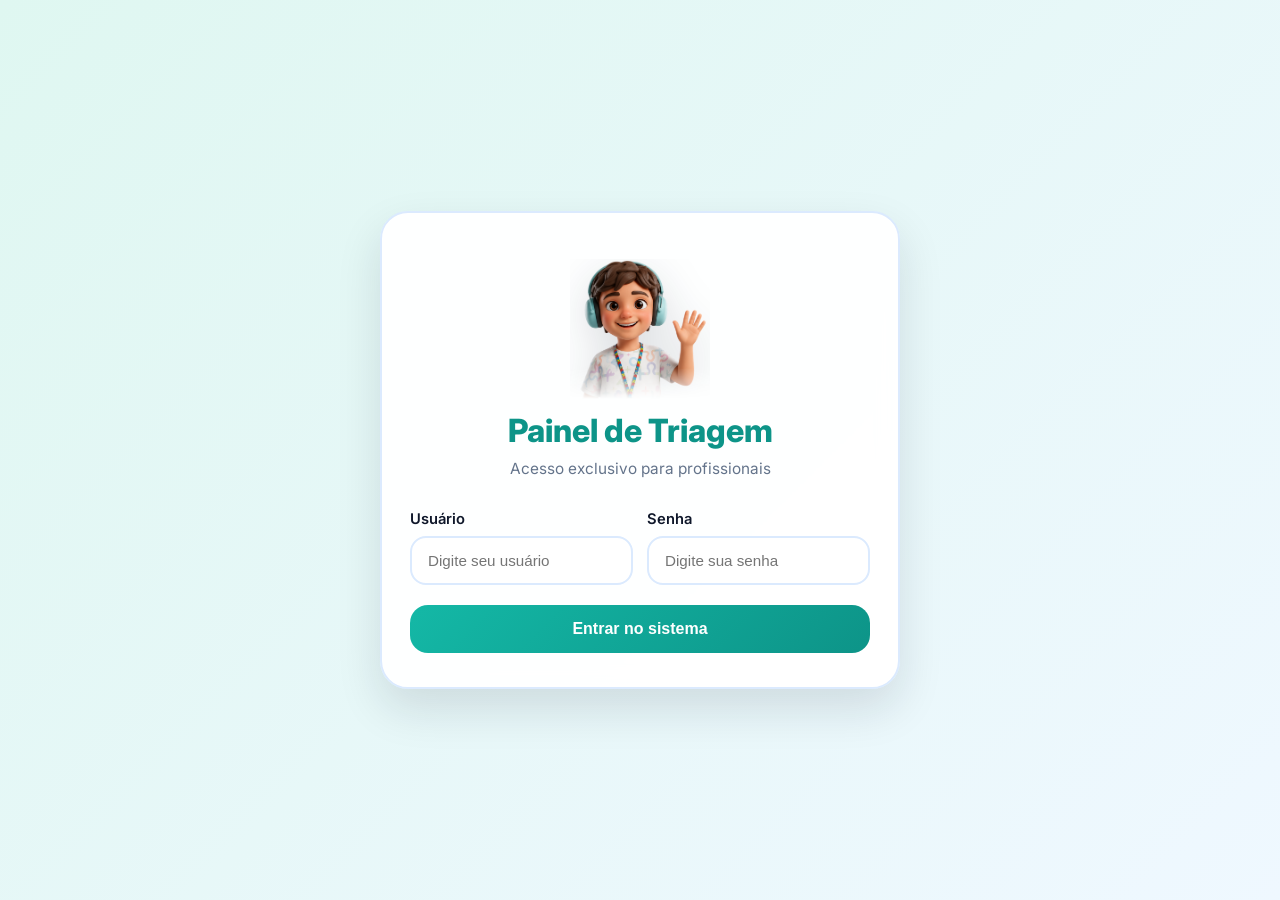
<file: 07-documento-final/index.html>
<!DOCTYPE html>
<html lang="pt-BR">

<head>
  <meta charset="UTF-8">
  <meta name="viewport" content="width=device-width, initial-scale=1.0">
  <title>Documento Final da Triagem</title>
  <link rel="stylesheet" href="style.css">
</head>

<body>
  <main class="pagina-documento">
    <header class="topo-documento">
      <div class="titulo-area">
        <h1>Documento final da triagem</h1>
        <p>Resumo clínico estruturado para impressão e registro</p>
      </div>

      <button class="btn-menu" id="btn-menu" type="button">
        ☰
      </button>

      <nav class="menu-acoes" id="menu-acoes">
        <button id="btn-salvar-alerta" class="btn-topo" type="button">
          Salvar dados
        </button>

        <button class="btn-topo" id="btn-nova-triagem" type="button">
          Nova triagem
        </button>

        <button class="btn-sair" id="btn-sair-sessao" type="button">

          <img src="../assets/icon/logout_icon.svg" alt="Sair">

          <span>Sair</span>

        </button>
        <!--
        <button id="btn-abrir-painel" class="btn-topo" type="button">
          Abrir painel de alertas
        </button>

        <button id="btn-abrir-comissao" class="btn-topo" type="button">
          Abrir Comissão de Dor
        </button>
        -->
      </nav>
    </header>

    <section class="painel-documento">
      <article class="documento-clinico" id="documento-clinico">
        <div class="cabecalho-documento">
          <h2>Pré-ficha clínica / Prontuário inicial</h2>
          <p id="data-hora-geracao"></p>
        </div>

        <div class="selo-manual">
          📘 Manual Clínico – Fala Dodói
          <span>Sistema de apoio à avaliação e manejo não farmacológico da dor</span>
        </div>

        <section class="bloco-documento">
          <h3>Identificação do paciente</h3>
          <div class="linha-info"><strong>Nome:</strong> <span id="doc-nome">-</span></div>
          <div class="linha-info"><strong>Idade:</strong> <span id="doc-idade">-</span></div>
          <div class="linha-info"><strong>Prontuário:</strong> <span id="doc-prontuario">-</span></div>
        </section>

        <section class="bloco-documento">
          <h3>Resumo estruturado</h3>
          <div class="linha-info"><strong>Locais da dor:</strong> <span id="doc-locais">-</span></div>
          <div class="linha-info"><strong>Intensidade:</strong> <span id="doc-intensidade">-</span></div>
          <div class="linha-info"><strong>Desconfortos:</strong> <span id="doc-desconfortos">-</span></div>
          <div class="linha-info"><strong>Início da dor:</strong> <span id="doc-inicio">-</span></div>
          <div class="linha-info"><strong>Padrão:</strong> <span id="doc-duracao">-</span></div>
          <div class="linha-info"><strong>Piora com:</strong> <span id="doc-piora">-</span></div>
          <div class="linha-info"><strong>Melhora com:</strong> <span id="doc-melhora">-</span></div>
          <div class="linha-info"><strong>Sinais associados:</strong> <span id="doc-sinais">-</span></div>
          <div class="linha-info"><strong>Observações da anamnese:</strong> <span id="doc-observacoes">-</span></div>
          <div class="linha-info"><strong>Protocolo TEA:</strong> <span id="doc-tea">-</span></div>
          <div class="linha-info"><strong>Nível de suporte:</strong> <span id="doc-nivel-suporte">-</span></div>
          <div class="linha-info"><strong>Reforçador:</strong> <span id="doc-reforcador">-</span></div>
          <div class="linha-info"><strong>Observações TEA:</strong> <span id="doc-tea-obs">-</span></div>
        </section>

        <section class="bloco-documento bloco-classificacao">
          <h3>Classificação do protocolo</h3>

          <div class="card-risco" id="card-risco">
            <div class="risco-icone" id="risco-icone">🟢</div>

            <div>
              <strong id="doc-classificacao-protocolo">Não classificado</strong>
              <p id="doc-pontuacao-protocolo">Pontuação não calculada.</p>
            </div>
          </div>

          <div class="linha-info">
            <strong>Sintomas pontuados:</strong>
            <span id="doc-sintomas-pontuados">-</span>
          </div>
        </section>

        <section class="bloco-documento destaque">
          <h3>Descrição clínica automática</h3>
          <p id="texto-clinico-final">Documento não gerado.</p>
        </section>

        <section class="bloco-documento destaque">
          <h3>Medidas não farmacológicas sugeridas</h3>
          <p id="doc-recomendacoes">Nenhuma recomendação gerada.</p>
        </section>

        <section class="bloco-documento bloco-alerta oculto" id="bloco-alerta-clinico">
          <h3>🚨 Alerta clínico ativado</h3>
          <p id="doc-alerta-clinico">-</p>

          <div class="mensagem-comissao">
            <strong>Encaminhamento para Comissão de Dor:</strong>
            <p id="doc-mensagem-comissao">-</p>
          </div>
        </section>
      </article>
    </section>
  </main>

  <script src="script.js"></script>
</body>

</html>
</file>
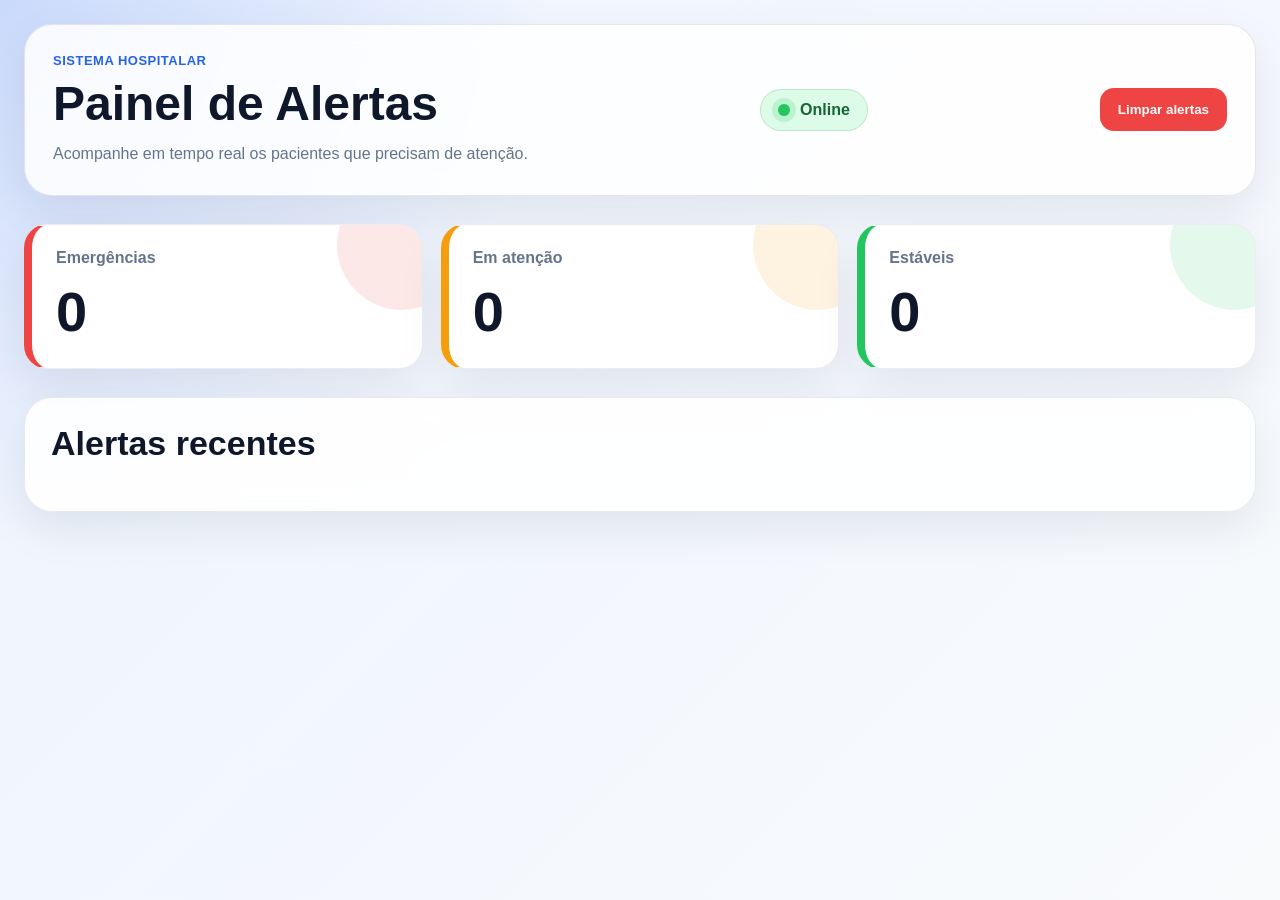
<file: 08-painel-alertas/index.html>
<!DOCTYPE html>
<html lang="pt-BR">

<head>
    <meta charset="UTF-8" />
    <meta name="viewport" content="width=device-width, initial-scale=1.0" />

    <title>Fala Dodói - Painel de Alertas</title>

    <link rel="stylesheet" href="style.css" />
</head>

<body>

    <main class="painel">
        <section class="topo">
            <div>
                <p class="subtitulo">Sistema hospitalar</p>
                <h1>Painel de Alertas</h1>
                <p class="descricao">
                    Acompanhe em tempo real os pacientes que precisam de atenção.
                </p>
            </div>

            <div class="status-sistema">
                <span></span>
                Online
            </div>

            <button id="btn-limpar-alertas" class="btn-limpar">
                Limpar alertas
            </button>

        </section>

        <section class="resumo">
            <div class="card-resumo emergencia">
                <p>Emergências</p>
                <strong id="total-emergencias">0</strong>
            </div>

            <div class="card-resumo atencao">
                <p>Em atenção</p>
                <strong id="total-atencao">0</strong>
            </div>

            <div class="card-resumo estavel">
                <p>Estáveis</p>
                <strong id="total-estaveis">0</strong>
            </div>
        </section>

        <section class="lista-alertas">
            <h2>Alertas recentes</h2>
        </section>
    </main>

    <div class="modal oculto" id="modal-detalhes">
        <div class="modal-conteudo">
            <button class="fechar-modal" id="fechar-modal">X</button>

            <h2 id="modal-nome"></h2>
            <p id="modal-mensagem"></p>

            <div class="modal-info">
                <p><strong>Idade:</strong> <span id="modal-idade"></span></p>
                <p><strong>Prontuário:</strong> <span id="modal-prontuario"></span></p>
                <p><strong>Intensidade:</strong> <span id="modal-intensidade"></span></p>
                <p><strong>Classificação:</strong> <span id="modal-classificacao"></span></p>
                <p><strong>Sintomas:</strong> <span id="modal-sintomas"></span></p>
                <p><strong>Data/Hora:</strong> <span id="modal-data"></span></p>
            </div>

            <button class="btn-atendido" id="btn-atendido">Marcar como atendido</button>
        </div>
    </div>

    <script src="script.js"></script>
</body>

</html>
</file>
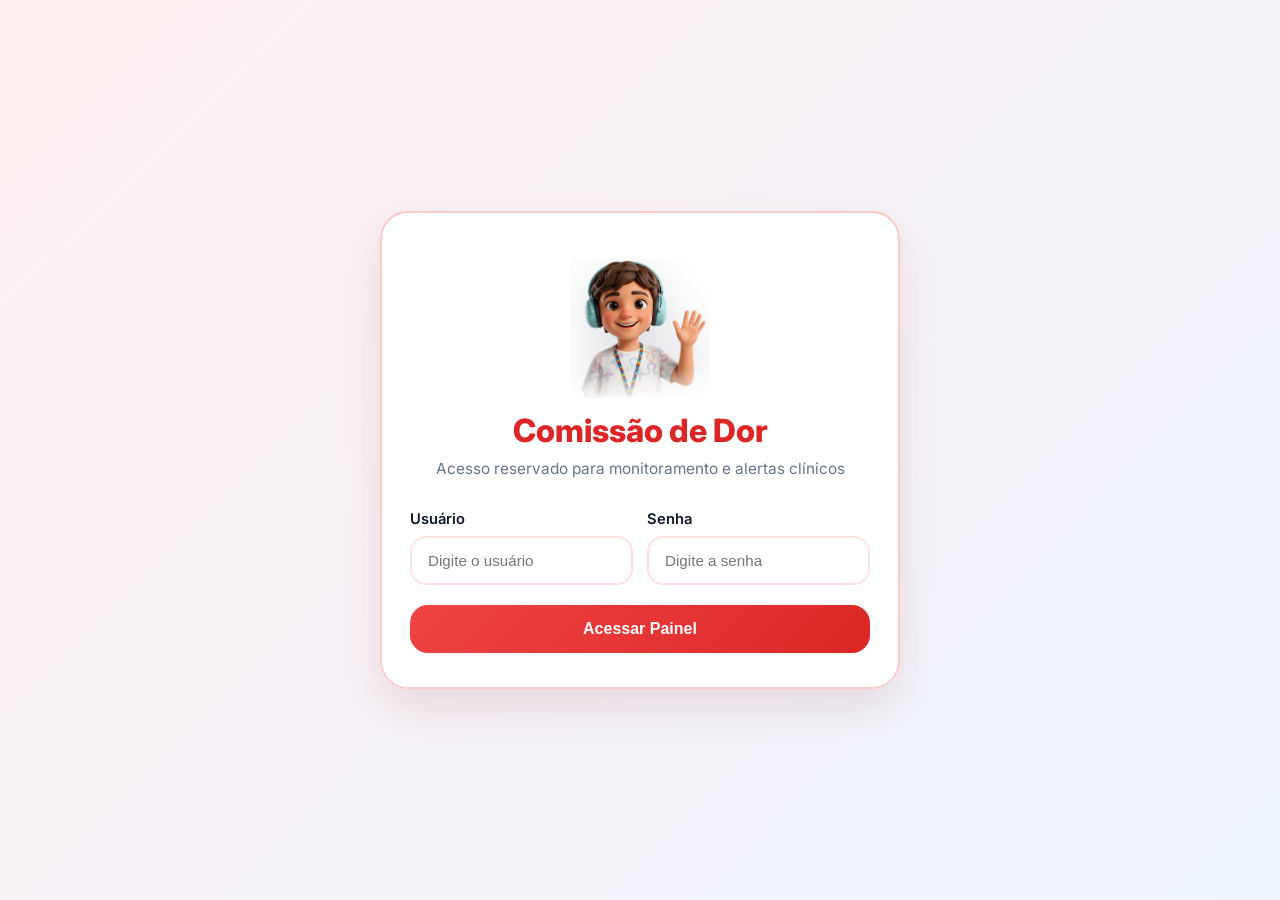
<file: 09-alerta-comissao-dor/index.html>
<!DOCTYPE html>
<html lang="pt-BR">

<head>
  <meta charset="UTF-8" />
  <meta name="viewport" content="width=device-width, initial-scale=1.0" />

  <title>Fala Dodói - Comissão de Dor</title>

  <link rel="stylesheet" href="style.css" />
</head>

<body>


  <nav class="navbar-comissao">

    <div class="navbar-logo">
      <strong>Fala Dodói</strong>
      <span>Comissão de Dor</span>
    </div>

    <button class="btn-sair" id="btn-sair-sessao" type="button">

      <img src="../assets/icon/logout_icon.svg" alt="Sair">

      <span>Sair</span>

    </button>

  </nav>
  <header class="topo">

    <div>
      <p class="subtitulo">Painel Clínico</p>
      <h1>Alerta Inteligente</h1>
      <p class="descricao-topo">
        Fila clínica de pacientes com sinais críticos identificados pelo protocolo Fala Dodói.
      </p>
    </div>

    <div class="info-caso">
      <strong id="total-alertas">0 pacientes</strong>
      <span id="ultima-atualizacao">Aguardando atualização</span>
    </div>

    <span id="badge-geral" class="badge-risco aguardando">Aguardando</span>
  </header>

  <main class="container">

    <section id="estado-vazio" class="alerta-principal vazio">
      <div>
        <p class="alerta-label">⚠️ Alerta clínico automático</p>
        <h2>Nenhum alerta crítico carregado</h2>
        <p>
          Quando um caso crítico for enviado pelo documento final, ele aparecerá automaticamente nesta tela.
        </p>
      </div>

      <div class="score-box vazio">
        <span>Score</span>
        <strong>0</strong>
      </div>
    </section>

    <section id="area-pacientes" class="area-pacientes oculto">
      <div class="cabecalho-lista">
        <div>
          <p class="subtitulo-secao">Fila ativa</p>
          <h2>Pacientes aguardando avaliação</h2>
        </div>

        <button id="btn-atualizar" class="btn-atualizar">
          Atualizar fila
        </button>
      </div>

      <div id="lista-pacientes" class="lista-pacientes"></div>
    </section>

    <section id="detalhes-caso" class="detalhes-caso oculto">

      <div class="detalhes-topo">
        <div>
          <p class="subtitulo-secao">Ficha clínica completa</p>
          <h2 id="detalhe-titulo">Detalhes do caso</h2>
        </div>

        <button id="btn-fechar-detalhes" class="btn-fechar-detalhes">
          Fechar detalhes
        </button>
      </div>

      <section class="alerta-principal" id="painel-alerta-detalhe">
        <div>
          <p class="alerta-label">⚠️ Alerta clínico automático</p>
          <h2 id="titulo-alerta">Paciente com classificação crítica identificado pelo Fala Dodói</h2>
          <p id="mensagem-alerta">
            Alerta clínico gerado automaticamente.
          </p>
        </div>

        <div class="score-box">
          <span>Score</span>
          <strong id="score-atual">0</strong>
        </div>
      </section>

      <section class="grid">
        <article class="card">
          <h3>👤 Identificação do paciente</h3>
          <p><strong>Nome:</strong> <span id="paciente-nome">-</span></p>
          <p><strong>Idade:</strong> <span id="paciente-idade">-</span></p>
          <p><strong>Sexo:</strong> <span id="paciente-sexo">-</span></p>
          <p><strong>Prontuário:</strong> <span id="paciente-prontuario">-</span></p>
        </article>

        <article class="card">
          <h3>📈 Escore clínico inteligente</h3>

          <div class="barra-score">
            <div id="barra-score-preenchida"></div>
          </div>

          <p><strong>Risco:</strong> <span id="risco-texto">-</span></p>
          <p><strong>Intensidade:</strong> <span id="intensidade">-</span></p>
          <p><strong>Locais:</strong> <span id="locais">-</span></p>
        </article>

        <article class="card">
          <h3>🧩 Indicadores registrados</h3>
          <div id="sinais-lista" class="chips"></div>
        </article>

        <article class="card">
          <h3>♾️ Protocolo TEA</h3>

          <div id="tea-lista" class="chips"></div>

          <p class="texto-secundario">
            <strong>Nível de suporte:</strong>
            <span id="tea-nivel-suporte">Não informado</span>
          </p>

          <p class="texto-secundario">
            <strong>Reforçador:</strong>
            <span id="tea-reforcador">Não informado</span>
          </p>

          <p id="tea-observacoes" class="texto-secundario"></p>
        </article>
      </section>

      <section class="grid">
        <article class="card">
          <h3>🏥 Dados assistenciais</h3>
          <p><strong>Hospital:</strong> <span id="hospital">-</span></p>
          <p><strong>Setor:</strong> <span id="setor">-</span></p>
          <p><strong>Leito:</strong> <span id="leito">Não informado</span></p>
          <p><strong>Profissional responsável:</strong> <span id="profissional">Sistema Fala Dodói</span></p>
        </article>

        <article class="card">
          <h3>📊 Tendência clínica</h3>
          <p><strong>Tempo desde última melhora:</strong> <span id="tempo-melhora">Sem melhora registrada</span></p>
          <p><strong>Quantidade de reavaliações:</strong> <span id="qtd-reavaliacoes">1</span></p>
          <p><strong>Velocidade de progressão:</strong> <span id="progressao">Progressão rápida</span></p>
          <p><strong>Persistência dos sintomas:</strong> <span id="persistencia">Persistente</span></p>
        </article>
      </section>

      <section class="card">
        <h3>🚨 Priorização automática</h3>

        <div class="prioridade-grid">
          <div>
            <span>Classificação</span>
            <strong id="prioridade-classificacao">-</strong>
          </div>

          <div>
            <span>Tempo sugerido</span>
            <strong id="prioridade-tempo">-</strong>
          </div>

          <div>
            <span>Critérios usados</span>
            <strong id="prioridade-criterios">Score, persistência e comportamento</strong>
          </div>
        </div>
      </section>

      <section class="card">
        <h3>🩺 Intervenções já realizadas</h3>

        <div class="tabela-responsiva">
          <table>
            <thead>
              <tr>
                <th>Intervenção</th>
                <th>Horário</th>
                <th>Resposta</th>
              </tr>
            </thead>

            <tbody id="tabela-intervencoes"></tbody>
          </table>
        </div>
      </section>

      <footer class="rodape-sistema">
        <p><strong>Gerado por:</strong> Sistema Fala Dodói</p>
        <p><strong>Versão do protocolo:</strong> 1.0 acadêmica</p>
        <p><strong>Assinatura digital:</strong> FD-SISTEMA-COMISSAO-DOR</p>
        <p><strong>Status do caso:</strong> <span id="status-caso">Em análise</span></p>
      </footer>

      <section class="card destaque">
        <h3>🤖 Interpretação automática do sistema</h3>
        <p id="interpretacao">
          Nenhuma interpretação disponível.
        </p>
      </section>

      <section class="grid">
        <article class="card">
          <h3>🕘 Evolução do caso</h3>
          <ul id="linha-tempo" class="timeline"></ul>
        </article>

        <article class="card">
          <h3>🩺 Condutas sugeridas</h3>
          <ul id="condutas-lista" class="lista-condutas"></ul>
        </article>
      </section>

      <section class="card decisao">
        <h3>✅ Conduta da Comissão de Dor</h3>

        <div class="acoes">
          <button data-conduta="Revisar caso">Revisar caso</button>
          <button data-conduta="Solicitar reavaliação médica">Solicitar reavaliação médica</button>
          <button data-conduta="Revisar analgesia">Revisar analgesia</button>
          <button data-conduta="Acionar multiprofissional">Acionar multiprofissional</button>
          <button data-conduta="Manter monitorização">Manter monitorização</button>
        </div>

        <label for="registro-comissao">Registro da comissão</label>
        <textarea id="registro-comissao" placeholder="Descreva a conduta adotada pela Comissão de Dor..."></textarea>

        <button id="btn-encerrar-alerta" class="btn-finalizar">
          Finalizar atendimento
        </button>

        <p id="mensagem-bloqueio" class="mensagem-bloqueio"></p>
      </section>

    </section>

  </main>

  <div id="toast" class="toast oculto">
    🔴 Novo alerta crítico recebido
  </div>

  <script src="script.js"></script>
</body>

</html>
</file>
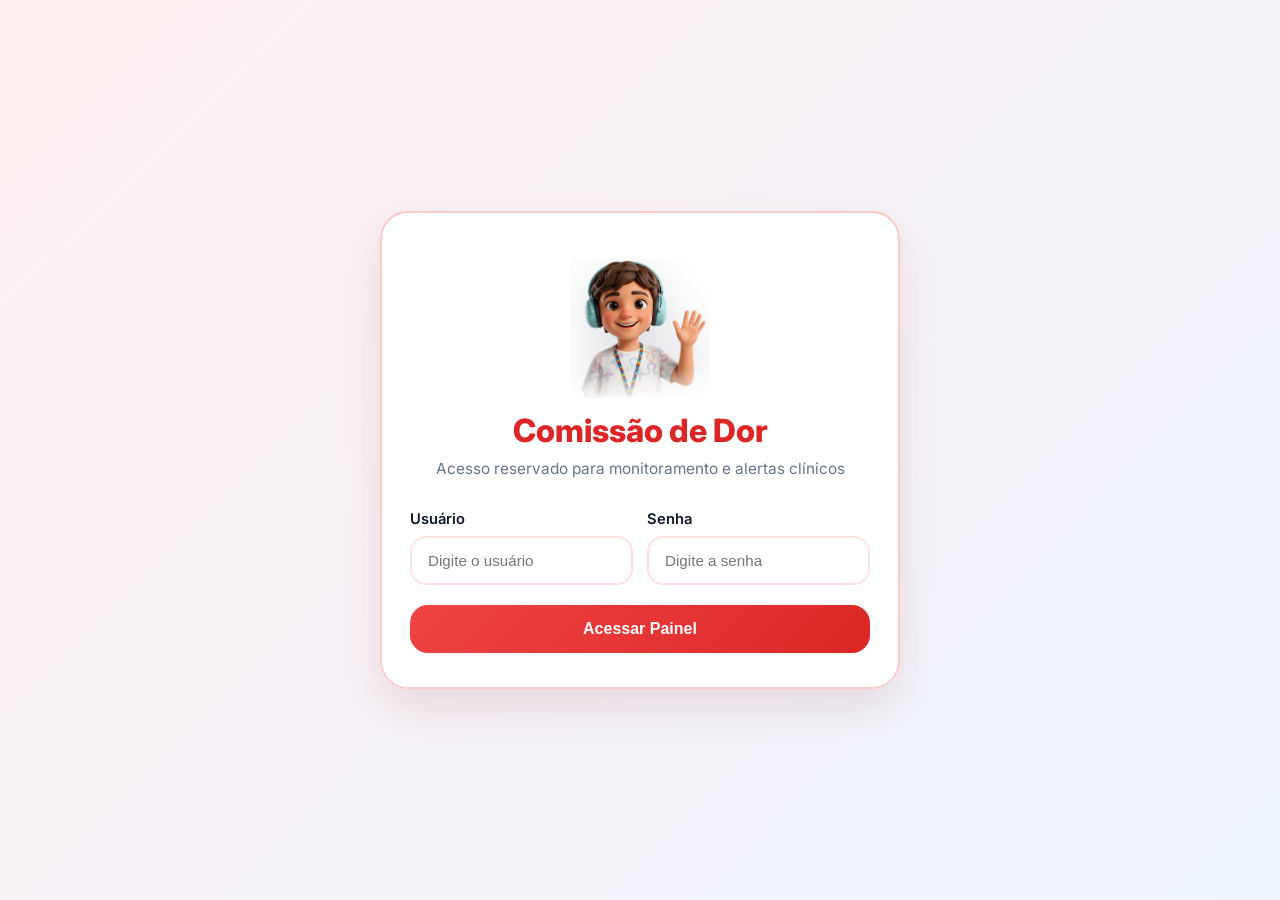
<file: login-comissao/index.html>
<!DOCTYPE html>
<html lang="pt-BR">

<head>
  <meta charset="UTF-8">
  <meta name="viewport" content="width=device-width, initial-scale=1.0">

  <title>Comissão de Dor • Fala Dodói</title>

  <link rel="stylesheet" href="style.css">
</head>

<body>

  <main class="pagina-login">

    <section class="card-login">

      <div class="titi-login-area">
        <img
          src="../assets/titi/login/titi-login-sem-fundo.png"
          alt="Titi saudando"
          class="titi-login-img"
        >
      </div>

      <div class="logo-area">
        <h1>Comissão de Dor</h1>

        <p>
          Acesso reservado para monitoramento e alertas clínicos
        </p>
      </div>

      <form class="form-login" id="form-login">

        <div class="linha-inputs">

          <div class="grupo-input">
            <label for="usuario">
              Usuário
            </label>

            <input
              type="text"
              id="usuario"
              placeholder="Digite o usuário"
              required
            >
          </div>

          <div class="grupo-input">
            <label for="senha">
              Senha
            </label>

            <input
              type="password"
              id="senha"
              placeholder="Digite a senha"
              required
            >
          </div>

        </div>

        <button type="submit" class="btn-login">
          Acessar Painel
        </button>

      </form>

    </section>

  </main>

  <script src="script.js"></script>

</body>

</html>
</file>
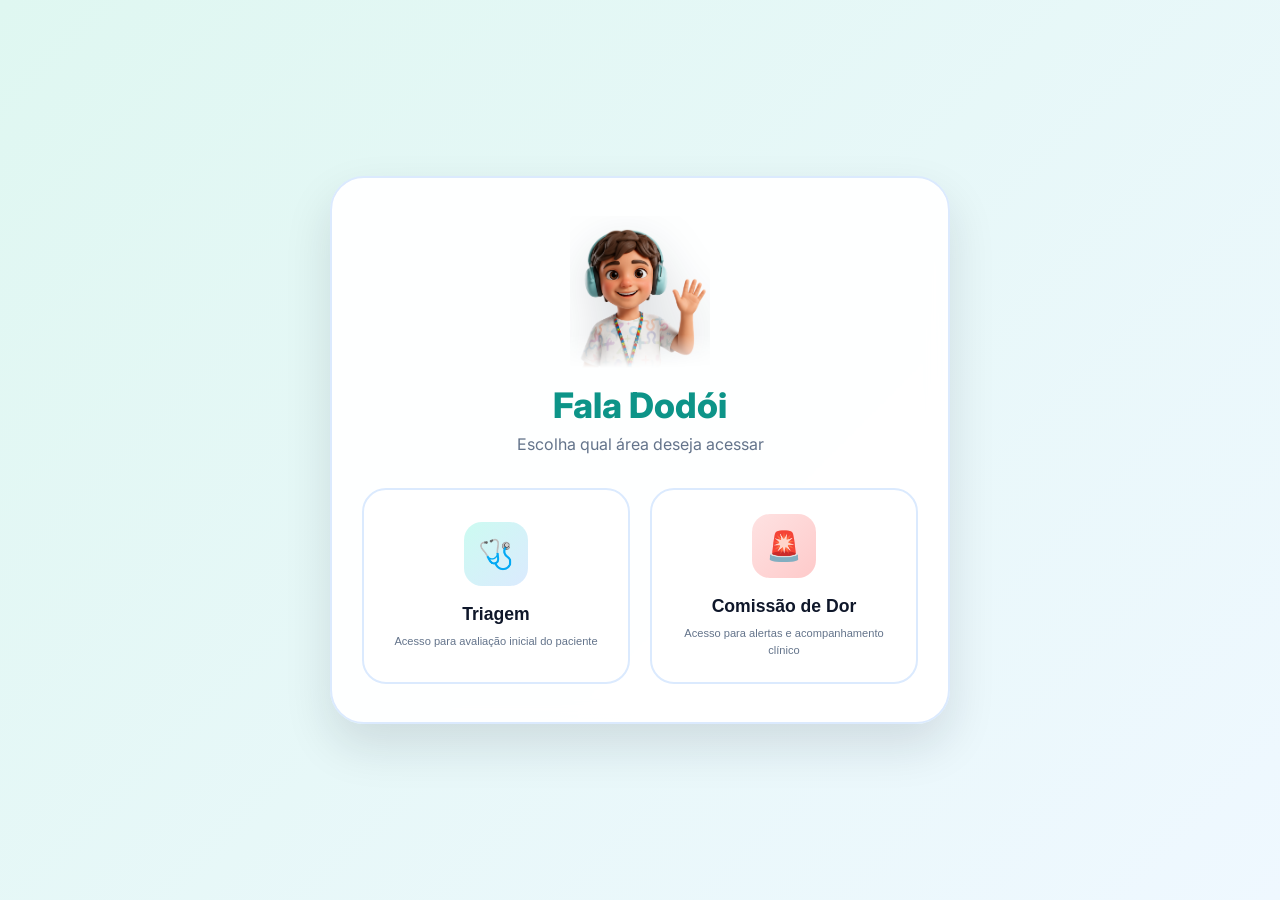
<file: login-escolha/index.html>
<!DOCTYPE html>
<html lang="pt-BR">

<head>
  <meta charset="UTF-8">
  <meta name="viewport" content="width=device-width, initial-scale=1.0">

  <title>Escolha de Acesso • Fala Dodói</title>

  <link rel="stylesheet" href="style.css">
</head>

<body>

  <main class="pagina-escolha">

    <section class="card-escolha">

      <div class="topo-escolha">
        <img
          src="../assets/titi/login/titi-login-sem-fundo.png"
          alt="Titi saudando"
          class="titi-escolha"
        >

        <h1>Fala Dodói</h1>

        <p>
          Escolha qual área deseja acessar
        </p>
      </div>

      <div class="opcoes-acesso">

        <button class="card-opcao" id="btn-triagem" type="button">
          <span class="icone-opcao">🩺</span>

          <strong>Triagem</strong>

          <small>
            Acesso para avaliação inicial do paciente
          </small>
        </button>

        <button class="card-opcao comissao" id="btn-comissao" type="button">
          <span class="icone-opcao">🚨</span>

          <strong>Comissão de Dor</strong>

          <small>
            Acesso para alertas e acompanhamento clínico
          </small>
        </button>

      </div>

    </section>

  </main>

  <script src="script.js"></script>

</body>

</html>
</file>
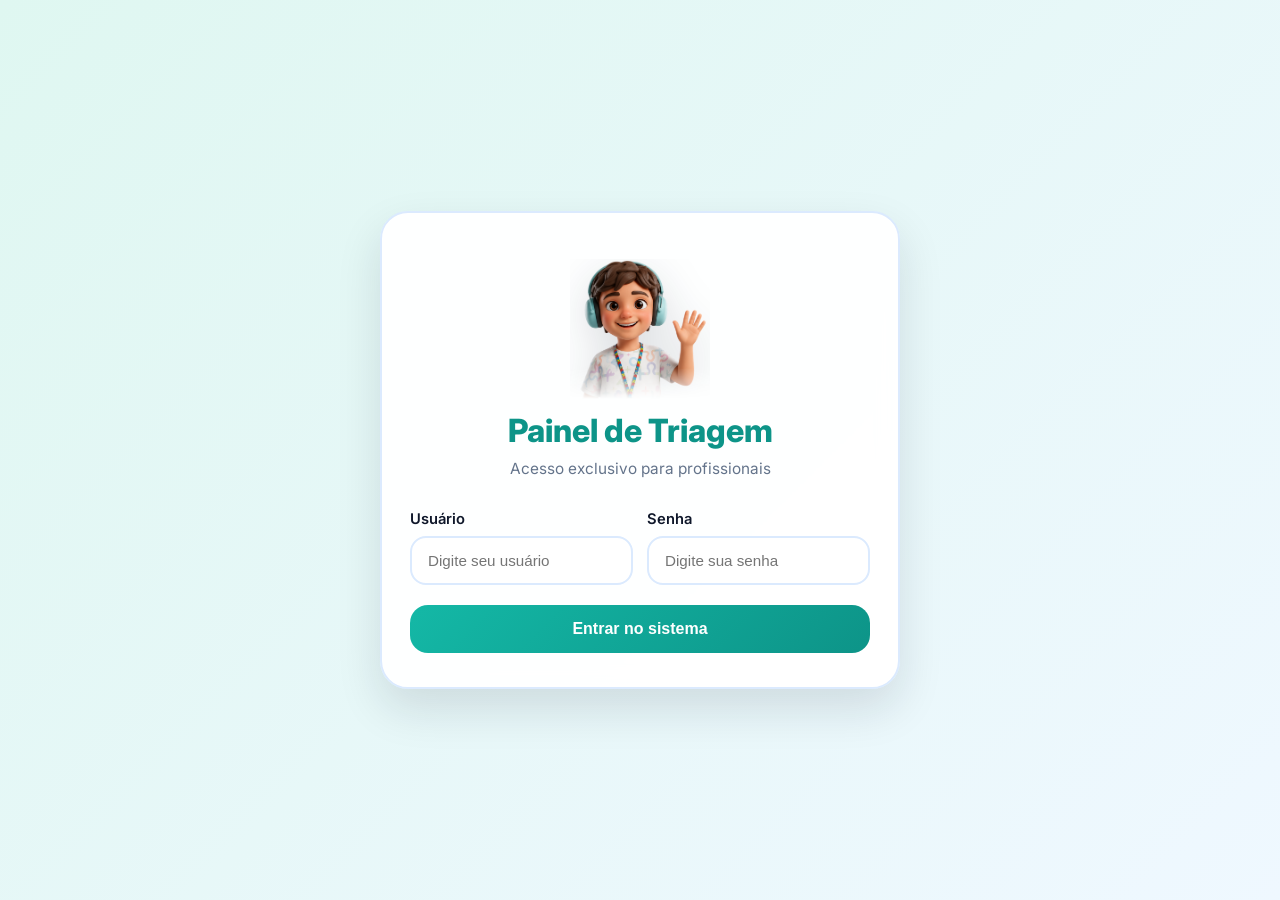
<file: login-triagem/index.html>
<!DOCTYPE html>
<html lang="pt-BR">

<head>
    <meta charset="UTF-8">
    <meta name="viewport" content="width=device-width, initial-scale=1.0">

    <title>Painel de Triagem • Fala Dodói</title>

    <link rel="stylesheet" href="style.css">
</head>

<body>

    <main class="pagina-login">

        <section class="card-login">

            <div class="titi-login-area">
                <img src="../assets/titi/login/titi-login-sem-fundo.png" alt="Titi saudando o profissional"
                    class="titi-login-img">
            </div>

            <div class="logo-area">
                <h1> Painel de Triagem</h1>

                <p>
                    Acesso exclusivo para profissionais
                </p>
            </div>

            <form class="form-login" id="form-login">

                <div class="linha-inputs">

                    <div class="grupo-input">
                        <label for="usuario">
                            Usuário
                        </label>

                        <input type="text" id="usuario" placeholder="Digite seu usuário" required>
                    </div>

                    <div class="grupo-input">
                        <label for="senha">
                            Senha
                        </label>

                        <input type="password" id="senha" placeholder="Digite sua senha" required>
                    </div>
                </div>

                    <button type="submit" class="btn-login">
                        Entrar no sistema
                    </button>

            </form>

        </section>

    </main>

    <script src="script.js"></script>

</body>

</html>
</file>
<file: 01-identificacao/style.css>
@import url('https://fonts.googleapis.com/css2?family=Work+Sans:wght@400;600;700&family=Inter:wght@400;500;600&display=swap');

* {
  box-sizing: border-box;
  margin: 0;
  padding: 0;
}

body {
  font-family: 'Inter', sans-serif;
  background: linear-gradient(135deg, #e8f5f0 0%, #f0f9ff 100%);
  min-height: 100vh;
  padding: 20px;
}

.pagina {
  width: 100%;
  max-width: 768px;
  margin: 0 auto;
  min-height: calc(100vh - 40px);
  display: flex;
  align-items: center;
  justify-content: center;
}

.card-identificacao {
  width: 100%;
  background: #ffffff;
  border: 2px solid #dbeafe;
  border-radius: 20px;
  box-shadow: 0 8px 30px rgba(13, 148, 136, 0.12);
  padding: 28px 22px;
}

.topo {
  text-align: center;
  margin-bottom: 28px;
}

.topo h1 {
  font-family: 'Work Sans', sans-serif;
  font-size: 1.9rem;
  line-height: 1.2;
  color: #0d9488;
  margin-bottom: 10px;
}

.topo h1 {
  position: relative;
  overflow: hidden;
}

.topo h1::after {
  content: "";
  position: absolute;
  top: 0;
  left: -100%;
  width: 50%;
  height: 100%;

  background: linear-gradient(
    120deg,
    transparent,
    rgba(255, 255, 255, 0.6),
    transparent
  );

  animation: brilho 2.5s infinite;
}

@keyframes brilho {
  0% {
    left: -100%;
  }
  100% {
    left: 120%;
  }
}

.topo p:first-of-type {
  margin-top: 6px;
  margin-bottom: 16px;
  font-size: 0.95rem;
  color: #0f766e;
  font-weight: 500;
}

.subtitulo {
  color: #64748b;
  font-size: 1rem;
  line-height: 1.5;
}

.formulario {
  display: flex;
  flex-direction: column;
  gap: 18px;
}

.grupo-campo {
  display: flex;
  flex-direction: column;
}

.grupo-campo label {
  font-weight: 600;
  color: #0f172a;
  margin-bottom: 8px;
}

.grupo-campo input,
.grupo-campo select {
  width: 100%;
  padding: 14px 16px;
  border: 2px solid #cbd5e1;
  border-radius: 12px;
  font-size: 1rem;
  font-family: 'Inter', sans-serif;
  background: #ffffff;
  transition: border-color 0.2s ease, box-shadow 0.2s ease;
}

.grupo-campo input:focus,
.grupo-campo select:focus {
  outline: none;
  border-color: #0ea5e9;
  box-shadow: 0 0 0 4px rgba(14, 165, 233, 0.12);
}

.acoes {
  margin-top: 10px;
}

.btn-principal {
  width: 100%;
  border: none;
  border-radius: 14px;
  padding: 16px 20px;
  background: linear-gradient(135deg, #0d9488 0%, #0ea5e9 100%);
  color: #ffffff;
  font-family: 'Work Sans', sans-serif;
  font-size: 1.05rem;
  font-weight: 700;
  cursor: pointer;
  transition: transform 0.2s ease, box-shadow 0.2s ease;
}

.btn-principal:hover {
  transform: translateY(-2px);
  box-shadow: 0 8px 20px rgba(14, 165, 233, 0.22);
}

.btn-principal:active {
  transform: scale(0.98);
}

.mensagem {
  margin-top: 18px;
  min-height: 24px;
  text-align: center;
  font-size: 0.95rem;
  color: #0369a1;
}


/* CONFIGURAÇÃO Tablets */
@media (max-width: 768px) {
  body {
    padding: 16px;
  }

  .pagina {
    min-height: calc(100vh - 32px);
  }

  .card-identificacao {
    padding: 24px 18px;
    border-radius: 18px;
  }

  .topo {
    margin-bottom: 24px;
  }

  .topo h1 {
    font-size: 1.7rem;
  }

  .topo p:first-of-type {
    font-size: 0.9rem;
    margin-bottom: 14px;
  }

  .subtitulo {
    font-size: 0.95rem;
  }

  .grupo-campo input,
  .grupo-campo select {
    padding: 13px 14px;
    font-size: 0.98rem;
  }

  .btn-principal {
    padding: 15px 18px;
    font-size: 1rem;
  }
}

/* CONFIGURAÇÃO DE CELULAR */
@media (max-width: 480px) {
  body {
    padding: 10px;
  }

  .pagina {
    min-height: calc(100vh - 20px);
    align-items: flex-start;
  }

  .card-identificacao {
    padding: 20px 14px;
    border-radius: 16px;
    margin-top: 10px;
  }

  .topo {
    margin-bottom: 20px;
  }

  .topo h1 {
    font-size: 1.45rem;
    line-height: 1.15;
  }

  .topo p:first-of-type {
    font-size: 0.84rem;
    margin-bottom: 12px;
    line-height: 1.35;
    padding: 0 4px;
  }

  .subtitulo {
    font-size: 0.9rem;
    line-height: 1.4;
    padding: 0 4px;
  }

  .formulario {
    gap: 14px;
  }

  .grupo-campo label {
    font-size: 0.95rem;
    margin-bottom: 6px;
  }

  .grupo-campo input,
  .grupo-campo select {
    padding: 12px 12px;
    font-size: 0.95rem;
    border-radius: 12px;
  }

  .btn-principal {
    padding: 14px 16px;
    font-size: 0.98rem;
    border-radius: 12px;
  }

  .mensagem {
    font-size: 0.9rem;
  }
}
</file>
<file: 02-corpo/style.css>
@import url('https://fonts.googleapis.com/css2?family=Work+Sans:wght@400;600;700&family=Inter:wght@400;500;600&display=swap');

* {
  box-sizing: border-box;
  margin: 0;
  padding: 0;
}

body {
  font-family: 'Inter', sans-serif;
  background: linear-gradient(135deg, #e8f5f0 0%, #f0f9ff 100%);
  min-height: 100vh;
  color: #0f172a;
}

.pagina-corpo {
  min-height: 100vh;
  display: flex;
  flex-direction: column;
}

.topo-corpo {
  display: flex;
  align-items: center;
  justify-content: space-between;
  gap: 12px;
  padding: 18px 16px;
  background: linear-gradient(135deg, #0d9488 0%, #0ea5e9 100%);
  color: white;
}

.titulo-area {
  flex: 1;
  text-align: center;
}

.titulo-area h1 {
  font-family: 'Work Sans', sans-serif;
  font-size: 1.3rem;
  margin-bottom: 4px;
}

.titulo-area p {
  font-size: 0.9rem;
  opacity: 0.95;
}

.grupo-topo {
  display: flex;
  gap: 10px;
  align-items: center;
}

.btn-topo {
  border: none;
  border-radius: 12px;
  padding: 12px 14px;
  background: rgba(255, 255, 255, 0.16);
  color: white;
  font-weight: 600;
  cursor: pointer;
  transition: background 0.2s ease, transform 0.2s ease;
  white-space: nowrap;
}

.btn-topo:hover {
  background: rgba(255, 255, 255, 0.24);
}

.btn-topo:active {
  transform: scale(0.98);
}

.painel-corpo {
  flex: 1;
  width: 100%;
  max-width: 1024px;
  margin: 0 auto;
  padding: 20px 16px 28px;
  display: flex;
  flex-direction: column;
  gap: 18px;
}

.info-paciente {
  background: white;
  border: 2px solid #dbeafe;
  border-radius: 16px;
  padding: 14px 16px;
  color: #0d9488;
  font-weight: 600;
  text-align: center;
}

.corpo-wrapper {
  flex: 1;
  background: white;
  border: 2px solid #dbeafe;
  border-radius: 20px;
  display: flex;
  justify-content: center;
  align-items: center;
  padding: 18px;
  min-height: 420px;
}

.vista-corpo {
  display: none;
  width: 100%;
  justify-content: center;
}

.vista-corpo.ativa {
  display: flex;
}

.corpo-svg {
  width: min(100%, 420px);
  height: auto;
}

.parte-corpo {
  cursor: pointer;
  transition: transform 0.15s ease, filter 0.15s ease, opacity 0.15s ease;
}

.parte-corpo:hover {
  filter: brightness(0.92) drop-shadow(0 0 6px rgba(13, 148, 136, 0.4));
  transform: scale(1.02);
}

.parte-corpo:active {
  transform: scale(0.98);
}

.parte-corpo.selecionada {
  fill: #ef4444 !important;
  stroke: #dc2626 !important;
  stroke-width: 3 !important;
  animation: pulsar 1.5s ease-in-out infinite;
}

g.parte-corpo.selecionada {
  animation: pulsar 1.5s ease-in-out infinite;
}

g.parte-corpo.selecionada * {
  fill: #ef4444 !important;
  stroke: #dc2626 !important;
  stroke-width: 3 !important;
}

@keyframes pulsar {

  0%,
  100% {
    opacity: 1;
  }

  50% {
    opacity: 0.78;
  }
}

.resumo-selecao {
  background: white;
  border: 2px solid #dbeafe;
  border-radius: 16px;
  padding: 18px;
}

.resumo-selecao h2 {
  font-family: 'Work Sans', sans-serif;
  color: #0d9488;
  font-size: 1.1rem;
  margin-bottom: 8px;
}

.resumo-selecao p {
  color: #334155;
  line-height: 1.5;
}

/* TABLET */
@media (max-width: 768px) {
  .topo-corpo {
    padding: 16px 14px;
    gap: 10px;
  }

  .titulo-area h1 {
    font-size: 1.2rem;
  }

  .titulo-area p {
    font-size: 0.88rem;
    line-height: 1.35;
  }

  .grupo-topo {
    gap: 8px;
  }

  .btn-topo {
    padding: 10px 12px;
    font-size: 0.88rem;
  }

  .painel-corpo {
    padding: 18px 14px 24px;
    gap: 16px;
  }

  .info-paciente {
    font-size: 0.95rem;
    line-height: 1.35;
  }

  .corpo-wrapper {
    padding: 14px;
    min-height: 390px;
  }

  .corpo-svg {
    width: min(100%, 340px);
  }
}

/* CELULAR */
@media (max-width: 480px) {
  .topo-corpo {
    flex-direction: column;
    align-items: stretch;
    padding: 14px 12px;
    gap: 8px;
  }

  .titulo-area {
    order: -1;
  }

  .titulo-area h1 {
    font-size: 1.2rem;
    line-height: 1.15;
  }

  .titulo-area p {
    font-size: 0.84rem;
    line-height: 1.35;
  }

  .btn-topo {
    padding: 9px 12px;
    font-size: 0.86rem;
    border-radius: 10px;
    width: 100%;
    align-self: stretch;
  }

  .btn-voltar {
    width: 100%;
    align-self: stretch;
  }

  .grupo-topo {
    width: 100%;
    display: flex;
    flex-direction: column;
    gap: 8px;
  }

  .grupo-topo .btn-topo {
    width: 100%;
  }

  .painel-corpo {
    padding: 16px 12px 20px;
    gap: 14px;
  }

  .info-paciente {
    padding: 12px 14px;
    font-size: 0.9rem;
    line-height: 1.35;
  }

  .corpo-wrapper {
    padding: 12px;
    min-height: 360px;
  }

  .corpo-svg {
    width: min(100%, 260px);
  }

  .resumo-selecao {
    padding: 14px;
  }

  .resumo-selecao h2 {
    font-size: 1rem;
  }

  .resumo-selecao p {
    font-size: 0.95rem;
  }
}

/* CELULAR BAIXO / LANDSCAPE */
@media (max-height: 500px) and (orientation: landscape) {
  .topo-corpo {
    padding: 10px 14px;
  }

  .titulo-area h1 {
    font-size: 1.05rem;
  }

  .titulo-area p {
    font-size: 0.76rem;
  }

  .btn-topo {
    padding: 8px 10px;
    font-size: 0.8rem;
  }

  .corpo-wrapper {
    min-height: 300px;
  }

  .corpo-svg {
    width: min(100%, 220px);
  }
}

.btn-menu {
  border: none;
  width: 46px;
  height: 46px;
  border-radius: 14px;
  background: rgba(255, 255, 255, 0.18);
  color: white;
  font-size: 1.4rem;
  font-weight: 800;
  cursor: pointer;
}

.menu-acoes {
  display: flex;
  gap: 10px;
  align-items: center;
}

.barra-navegacao {
  position: sticky;
  bottom: 0;
  z-index: 20;
  display: flex;
  gap: 10px;
  padding: 12px;
  background: rgba(240, 249, 255, 0.92);
  backdrop-filter: blur(12px);
  border-top: 1px solid #dbeafe;
}

.btn-nav {
  flex: 1;
  border: none;
  border-radius: 14px;
  padding: 14px 16px;
  font-weight: 800;
  cursor: pointer;
  color: white;
}

.btn-voltar {
  background: #64748b;
}

.btn-proximo {
  background: #0d9488;
}

@media (min-width: 769px) {
  .btn-menu {
    display: none;
  }
}

@media (max-width: 768px) {
  .topo-corpo {
    position: relative;
    display: flex;
    flex-direction: row;
    align-items: center;
  }

  .titulo-area {
    text-align: left;
  }

  .menu-acoes {
    position: absolute;
    top: 72px;
    right: 12px;
    width: min(260px, calc(100vw - 24px));
    display: none;
    flex-direction: column;
    padding: 12px;
    border-radius: 18px;
    background: white;
    box-shadow: 0 18px 40px rgba(15, 23, 42, 0.18);
    z-index: 50;
  }

  .menu-acoes.aberto {
    display: flex;
  }

  .menu-acoes .btn-topo {
    width: 100%;
    background: #0ea5e9;
    color: white;
  }

  .painel-corpo {
    padding-bottom: 84px;
  }
}

/* BOTÕES MAIS AMIGÁVEIS + ANIMAÇÕES */

.btn-menu,
.btn-topo,
.btn-nav {
  transition:
    transform 0.22s ease,
    box-shadow 0.22s ease,
    background 0.22s ease,
    opacity 0.22s ease;
}

.btn-menu:hover,
.btn-topo:hover,
.btn-nav:hover {
  transform: translateY(-2px);
  box-shadow: 0 10px 24px rgba(15, 23, 42, 0.18);
}

.btn-menu:active,
.btn-topo:active,
.btn-nav:active {
  transform: scale(0.96);
}

/* Botão do menu */
.btn-menu {
  background: rgba(255, 255, 255, 0.25);
  box-shadow: 0 8px 18px rgba(15, 23, 42, 0.12);
}

/* Botões dentro do menu */
.menu-acoes .btn-topo {
  background: linear-gradient(135deg, #38bdf8, #0ea5e9);
  box-shadow: 0 8px 18px rgba(14, 165, 233, 0.25);
}

.menu-acoes .btn-topo:nth-child(1) {
  background: linear-gradient(135deg, #fbbf24, #f59e0b);
}

.menu-acoes .btn-topo:nth-child(2) {
  background: linear-gradient(135deg, #22c55e, #14b8a6);
}

/* Botões de navegação de baixo */
.btn-voltar {
  background: linear-gradient(135deg, #94a3b8, #64748b);
  box-shadow: 0 8px 18px rgba(100, 116, 139, 0.25);
}

.btn-proximo {
  background: linear-gradient(135deg, #2dd4bf, #0d9488);
  box-shadow: 0 8px 18px rgba(13, 148, 136, 0.25);
}

/* Menu abrindo suave */
.menu-acoes {
  animation: abrirMenu 0.22s ease;
}

@keyframes abrirMenu {
  from {
    opacity: 0;
    transform: translateY(-8px) scale(0.96);
  }

  to {
    opacity: 1;
    transform: translateY(0) scale(1);
  }
}

/* Animação leve na barra inferior */
.barra-navegacao {
  animation: subirBarra 0.35s ease;
}

@keyframes subirBarra {
  from {
    opacity: 0;
    transform: translateY(18px);
  }

  to {
    opacity: 1;
    transform: translateY(0);
  }
}

/* TITI FLUTUANTE */
/* TITI */

.titi-assistente {
  position: fixed;

  right: 24px;
  bottom: 110px;

  display: flex;
  align-items: center;
  gap: 14px;

  z-index: 999;
}

.titi-video-box {
  width: 130px;
  height: 130px;

  border-radius: 50%;
  overflow: hidden;

  border: 5px solid white;

  background: #7ccf68;

  box-shadow:
    0 10px 28px rgba(15, 23, 42, 0.18),
    0 0 25px rgba(255, 255, 255, 0.18);

  animation: flutuarTiti 3s ease-in-out infinite;
}

.titi-video {
  width: 100%;
  height: 100%;
  object-fit: cover;
}

.titi-balao {
  width: 320px;

  background: rgba(255, 255, 255, 0.96);

  border-radius: 22px;

  padding: 18px 20px;

  border: 2px solid #dbeafe;

  box-shadow:
    0 10px 30px rgba(15, 23, 42, 0.12);

  backdrop-filter: blur(12px);

  animation: aparecerBalao 0.5s ease;
}

.titi-balao strong {
  display: block;

  color: #0d9488;

  font-size: 1.15rem;
  font-weight: 800;

  margin-bottom: 8px;
}

.titi-balao p {
  color: #334155;

  line-height: 1.65;

  font-size: 1rem;
}

@keyframes flutuarTiti {

  0%,
  100% {
    transform: translateY(0px);
  }

  50% {
    transform: translateY(-7px);
  }
}

@keyframes aparecerBalao {
  from {
    opacity: 0;
    transform: translateY(10px);
  }

  to {
    opacity: 1;
    transform: translateY(0);
  }
}

/* MOBILE */

@media (max-width: 768px) {

  .titi-assistente {
    right: 14px;
    bottom: 90px;

    gap: 10px;
  }

  .titi-video-box {
    width: 90px;
    height: 90px;
  }

  .titi-balao {
    width: 210px;

    padding: 14px 15px;
  }

  .titi-balao strong {
    font-size: 1rem;
  }

  .titi-balao p {
    font-size: 0.90rem;
    line-height: 1.45;
  }
}

.titi-assistente {
  opacity: 0;
  pointer-events: none;
  transform: translateY(12px);
  transition: opacity 0.8s ease, transform 0.8s ease;
}

.titi-assistente.titi-visivel {
  opacity: 1;
  pointer-events: auto;
  transform: translateY(0);
}

.titi-assistente.titi-sumindo {
  opacity: 0;
  pointer-events: none;
  transform: translateY(12px);
}
</file>
<file: 03-intensidade/style.css>
@import url('https://fonts.googleapis.com/css2?family=Work+Sans:wght@400;600;700&family=Inter:wght@400;500;600&display=swap');

* {
  box-sizing: border-box;
  margin: 0;
  padding: 0;
}

body {
  font-family: 'Inter', sans-serif;
  background: linear-gradient(135deg, #e8f5f0 0%, #f0f9ff 100%);
  min-height: 100vh;
  color: #0f172a;
}

.pagina-intensidade {
  min-height: 100vh;
  display: flex;
  flex-direction: column;
}

.topo-intensidade {
  display: flex;
  align-items: center;
  justify-content: space-between;
  gap: 12px;
  padding: 18px 16px;
  background: linear-gradient(135deg, #0d9488 0%, #0ea5e9 100%);
  color: white;
}

.titulo-area {
  flex: 1;
  text-align: center;
}

.titulo-area h1 {
  font-family: 'Work Sans', sans-serif;
  font-size: 1.3rem;
  margin-bottom: 4px;
}

.titulo-area p {
  font-size: 0.9rem;
  opacity: 0.95;
}

.btn-topo {
  border: none;
  border-radius: 12px;
  padding: 12px 14px;
  background: rgba(255, 255, 255, 0.16);
  color: white;
  font-weight: 600;
  cursor: pointer;
  transition: background 0.2s ease, transform 0.2s ease;
}

.btn-topo:hover {
  background: rgba(255, 255, 255, 0.24);
}

.btn-topo:active {
  transform: scale(0.98);
}

.painel-intensidade {
  flex: 1;
  width: 100%;
  max-width: 1024px;
  margin: 0 auto;
  padding: 20px 16px 28px;
  display: flex;
  flex-direction: column;
  gap: 18px;
}

.info-paciente {
  background: white;
  border: 2px solid #dbeafe;
  border-radius: 16px;
  padding: 14px 16px;
  color: #0d9488;
  font-weight: 600;
  text-align: center;
}

.grade-intensidade {
  display: grid;
  grid-template-columns: 1fr 1fr;
  gap: 16px;
}

/* CARD */
.card-intensidade {
  border: 2px solid #dbeafe;
  border-radius: 22px;
  background: white;
  min-height: 320px;
  padding: 0;
  cursor: pointer;
  display: flex;
  flex-direction: column;
  overflow: hidden;
  transition: transform 0.2s ease, box-shadow 0.2s ease, background 0.2s ease, border-color 0.2s ease;
}

/* IMAGEM */
.area-imagem {
  flex: 1;
  width: 100%;
  min-height: 220px;
  display: flex;
  align-items: center;
  justify-content: center;
  padding: 12px 12px 0;
}

.imagem-escala {
  width: 100%;
  height: 100%;
  max-height: 220px;
  object-fit: contain;
  display: block;
}

/* TEXTO */
.area-texto {
  width: 100%;
  padding: 10px 12px 14px;
  display: flex;
  flex-direction: column;
  align-items: center;
  gap: 4px;
}

.titulo-card {
  font-family: 'Work Sans', sans-serif;
  font-size: 1.15rem;
  font-weight: 700;
  color: #0f172a;
  text-align: center;
}

/* 🎯 NOVAS CORES AJUSTADAS */

/* Sem dor → azul */
.card-intensidade.sem-dor {
  background: #dbeafe;
  border-color: #93c5fd;
}

/* Leve → verde */
.card-intensidade.leve {
  background: #dcfce7;
  border-color: #86efac;
}

/* Moderada → amarelo */
.card-intensidade.moderada {
  background: #fef9c3;
  border-color: #fde047;
}

/* Forte → laranja */
.card-intensidade.forte {
  background: #fed7aa;
  border-color: #fb923c;
}

/* Insuportável → vermelho suave */
.card-intensidade.insuportavel {
  background: #fecaca;
  border-color: #f87171;
  grid-column: 1 / -1;
}

/* HOVER */
.card-intensidade:hover {
  transform: translateY(-3px);
  border-color: #67e8f9;
  box-shadow: 0 10px 25px rgba(14, 165, 233, 0.12);
}

/* ATIVO */
.card-intensidade.ativa {
  border-width: 3px;
  border-color: #0f172a;
  box-shadow: 0 10px 25px rgba(15, 23, 42, 0.18);
  transform: translateY(-3px) scale(1.01);
}

/* RESUMO */
.resumo-selecao {
  background: white;
  border: 2px solid #dbeafe;
  border-radius: 16px;
  padding: 18px;
}

.resumo-selecao h2 {
  font-family: 'Work Sans', sans-serif;
  color: #0d9488;
  font-size: 1.1rem;
  margin-bottom: 8px;
}

.resumo-selecao p {
  color: #334155;
  line-height: 1.5;
}

/* FOOTER */
.footer-creditos {
  width: 100%;
  padding: 14px 16px;
  text-align: center;
  font-size: 0.75rem;
  color: #64748b;
  background: transparent;
  opacity: 0.8;
}

/* TABLET */
@media (max-width: 768px) {
  .topo-intensidade {
    padding: 16px 14px;
    gap: 10px;
  }

  .titulo-area h1 {
    font-size: 1.2rem;
  }

  .titulo-area p {
    font-size: 0.88rem;
  }

  .btn-topo {
    padding: 10px 12px;
    font-size: 0.88rem;
  }

  .painel-intensidade {
    padding: 18px 14px 24px;
    gap: 16px;
  }

  .grade-intensidade {
    gap: 14px;
  }

  .card-intensidade {
    min-height: 280px;
    border-radius: 18px;
  }

  .area-imagem {
    min-height: 190px;
  }

  .imagem-escala {
    max-width: 190px;
  }

  .titulo-card {
    font-size: 1.1rem;
  }
}

/* MOBILE */
@media (max-width: 480px) {
  .topo-intensidade {
    flex-direction: column;
    align-items: stretch;
    padding: 14px 12px;
    gap: 8px;
  }

  .titulo-area {
    order: -1;
  }

  .btn-topo {
    padding: 9px 12px;
    font-size: 0.86rem;
  }

 /* 🔥 CORREÇÃO DOS BOTÕES */
  #btn-voltar,
  #btn-proximo {
    width: 100%;
    align-self: stretch;
  }

  .grade-intensidade {
    grid-template-columns: 1fr;
    gap: 12px;
  }

  .card-intensidade {
    min-height: 260px;
  }

  .card-intensidade.insuportavel {
    grid-column: auto;
  }

  .area-imagem {
    min-height: 170px;
    padding: 10px 10px 0;
  }

  .imagem-escala {
    max-width: 170px;
  }

  .titulo-card {
    font-size: 1rem;
  }

  .footer-creditos {
    font-size: 0.7rem;
    padding: 12px;
  }
}

.btn-menu {
  border: none;
  width: 46px;
  height: 46px;
  border-radius: 14px;
  background: rgba(255, 255, 255, 0.25);
  color: white;
  font-size: 1.4rem;
  font-weight: 800;
  cursor: pointer;
  box-shadow: 0 8px 18px rgba(15, 23, 42, 0.12);
}

.menu-acoes {
  display: flex;
  gap: 10px;
  align-items: center;
}

.barra-navegacao {
  position: sticky;
  bottom: 0;
  z-index: 20;
  display: flex;
  gap: 10px;
  padding: 12px;
  background: rgba(240, 249, 255, 0.92);
  backdrop-filter: blur(12px);
  border-top: 1px solid #dbeafe;
  animation: subirBarra 0.35s ease;
}

.btn-nav {
  flex: 1;
  border: none;
  border-radius: 14px;
  padding: 14px 16px;
  font-weight: 800;
  cursor: pointer;
  color: white;
  transition: 0.22s ease;
}

.btn-voltar {
  background: linear-gradient(135deg, #94a3b8, #64748b);
}

.btn-proximo {
  background: linear-gradient(135deg, #2dd4bf, #0d9488);
}

.btn-menu,
.btn-topo,
.btn-nav {
  transition: transform 0.22s ease, box-shadow 0.22s ease, background 0.22s ease;
}

.btn-menu:hover,
.btn-topo:hover,
.btn-nav:hover {
  transform: translateY(-2px);
  box-shadow: 0 10px 24px rgba(15, 23, 42, 0.18);
}

.btn-menu:active,
.btn-topo:active,
.btn-nav:active {
  transform: scale(0.96);
}

.menu-acoes .btn-topo {
  background: linear-gradient(135deg, #fbbf24, #f59e0b);
  color: white;
  box-shadow: 0 8px 18px rgba(245, 158, 11, 0.25);
}

@keyframes subirBarra {
  from {
    opacity: 0;
    transform: translateY(18px);
  }

  to {
    opacity: 1;
    transform: translateY(0);
  }
}

@keyframes abrirMenu {
  from {
    opacity: 0;
    transform: translateY(-8px) scale(0.96);
  }

  to {
    opacity: 1;
    transform: translateY(0) scale(1);
  }
}

@media (min-width: 769px) {
  .btn-menu {
    display: none;
  }
}

@media (max-width: 768px) {
  .topo-intensidade {
    position: relative;
    flex-direction: row;
    align-items: center;
  }

  .titulo-area {
    text-align: left;
  }

  .menu-acoes {
    position: absolute;
    top: 72px;
    right: 12px;
    width: min(260px, calc(100vw - 24px));
    display: none;
    flex-direction: column;
    padding: 12px;
    border-radius: 18px;
    background: white;
    box-shadow: 0 18px 40px rgba(15, 23, 42, 0.18);
    z-index: 50;
    animation: abrirMenu 0.22s ease;
  }

  .menu-acoes.aberto {
    display: flex;
  }

  .menu-acoes .btn-topo {
    width: 100%;
  }

  .painel-intensidade {
    padding-bottom: 84px;
  }
}

/* TITI FLUTUANTE */

.titi-assistente {
  position: fixed;
  right: 24px;
  bottom: 110px;

  display: flex;
  align-items: center;
  gap: 14px;

  z-index: 9999;
  animation: aparecerTiti 0.45s ease;
}

.titi-video-box {
  width: 130px;
  height: 130px;
  min-width: 130px;

  border-radius: 50%;
  overflow: hidden;

  background: #63c955;

  border: 5px solid white;

  box-shadow:
    0 15px 35px rgba(15, 23, 42, 0.18),
    0 0 25px rgba(34, 211, 238, 0.25);

  animation: flutuarTiti 3s ease-in-out infinite;
}

.titi-video {
  width: 100%;
  height: 100%;
  object-fit: cover;
}

.titi-balao {
  width: 280px;

  background: white;

  border-radius: 22px;
  padding: 16px 18px;

  border: 2px solid #dbeafe;

  box-shadow: 0 10px 24px rgba(15, 23, 42, 0.10);
}

.titi-balao strong {
  display: block;
  color: #0d9488;
  font-size: 1rem;
  margin-bottom: 4px;
}

.titi-balao p {
  color: #334155;
  line-height: 1.5;
}

/* MOBILE */

@media (max-width: 768px) {

  .titi-assistente {
    position: relative;

    right: auto;
    bottom: auto;

    display: flex;
    align-items: center;

    gap: 10px;

    max-width: 680px;
    margin: 14px auto;
    padding: 0 12px;
  }

  .titi-video-box {
    width: 92px;
    height: 92px;
    min-width: 92px;
  }

  .titi-balao {
    width: auto;
    max-width: 100%;

    padding: 12px 13px;
    border-radius: 18px 18px 18px 6px;
  }

  .titi-balao strong {
    font-size: 0.95rem;
  }

  .titi-balao p {
    font-size: 0.88rem;
    line-height: 1.4;
  }
}

/* Arrastavel avatar*/

.titi-assistente {
  position: fixed;
  right: 24px;
  bottom: 110px;
}

.titi-video-box {
  cursor: grab;
  touch-action: none;
}

.titi-video-box:active {
  cursor: grabbing;
}

/* Desliga a animação enquanto arrasta */
.titi-assistente.arrastando .titi-video-box {
  animation: none;
}

.titi-assistente {
  transition:
    opacity 0.8s ease,
    transform 0.8s ease,
    top 0.05s linear;
}

.titi-video-box {
  cursor: grab;
  touch-action: none;
}

.titi-video-box:active {
  cursor: grabbing;
}

.titi-assistente.arrastando .titi-video-box {
  animation: none;
}

.titi-assistente.titi-ativo .titi-balao {
  opacity: 1;
  transform: translateX(0);
  pointer-events: auto;
}

.titi-assistente.titi-descansando .titi-balao {
  opacity: 0;
  transform: translateX(18px);
  pointer-events: none;
}

.titi-assistente.titi-descansando .titi-video-box {
  opacity: 0.78;
  filter: saturate(0.85);
}

/* Aqui ficará o estilo dos creditos da escala de intensidade */
/* REFERÊNCIA DA ESCALA */

.referencia-wrapper {
  position: relative;
  display: flex;
  align-items: center;
  margin: 10px 0 14px;
}

.referencia-btn {
  width: 24px;
  height: 24px;

  border: none;
  background: transparent;

  cursor: pointer;

  opacity: 0.75;
  transition: 0.2s ease;
}

.referencia-btn:hover {
  opacity: 1;
  transform: scale(1.08);
}

.referencia-btn img {
  width: 100%;
  height: 100%;
  object-fit: contain;
}

.referencia-popup {
  position: absolute;

  left: 34px;
  top: -6px;

  width: 260px;

  background: white;

  border: 1px solid #dbeafe;

  border-radius: 14px;

  padding: 12px 14px;

  box-shadow: 0 10px 24px rgba(15, 23, 42, 0.12);

  font-size: 0.74rem;
  line-height: 1.45;

  color: #475569;

  opacity: 0;

  pointer-events: none;

  transform: translateY(6px);

  transition: 0.25s ease;

  z-index: 100;
}

.referencia-popup p {
  margin: 0 0 6px;
}

.referencia-popup p:last-child {
  margin-bottom: 0;
}

.referencia-popup.aberto {
  opacity: 1;
  pointer-events: auto;
  transform: translateY(0);
}

.resumo-selecao {
  width: min(100%, 980px);
  margin: 0 auto 18px;
}

/* AJUSTE FINAL - REFERÊNCIA + RESUMO */

.referencia-wrapper {
  width: min(100%, 980px);
  margin: 10px auto 10px;
  justify-content: flex-start;
}

.resumo-selecao {
  width: min(100%, 980px);
  max-width: 980px;
  margin: 0 auto 22px;
  padding: 18px 22px;
}

@media (max-width: 768px) {
  .referencia-wrapper {
    width: 100%;
    padding: 0 4px;
    margin: 8px auto 10px;
  }

  .resumo-selecao {
    width: 100%;
    max-width: 100%;
    margin: 0 auto 18px;
    padding: 16px;
  }
}

@media (max-width: 480px) {
  .resumo-selecao {
    padding: 14px 16px;
  }

  .resumo-selecao h2 {
    font-size: 1rem;
  }

  .resumo-selecao p {
    font-size: 0.95rem;
  }
}


/* TITI FLUTUANTE *//* TITI */

.titi-assistente {
  position: fixed;

  right: 24px;
  bottom: 110px;

  display: flex;
  align-items: center;
  gap: 14px;

  z-index: 999;
}

.titi-video-box {
  width: 130px;
  height: 130px;

  border-radius: 50%;
  overflow: hidden;

  border: 5px solid white;

  background: #7ccf68;

  box-shadow:
    0 10px 28px rgba(15, 23, 42, 0.18),
    0 0 25px rgba(255, 255, 255, 0.18);

  animation: flutuarTiti 3s ease-in-out infinite;
}

.titi-video {
  width: 100%;
  height: 100%;
  object-fit: cover;
}

.titi-balao {
  width: 320px;

  background: rgba(255, 255, 255, 0.96);

  border-radius: 22px;

  padding: 18px 20px;

  border: 2px solid #dbeafe;

  box-shadow:
    0 10px 30px rgba(15, 23, 42, 0.12);

  backdrop-filter: blur(12px);

  animation: aparecerBalao 0.5s ease;
}

.titi-balao strong {
  display: block;

  color: #0d9488;

  font-size: 1.15rem;
  font-weight: 800;

  margin-bottom: 8px;
}

.titi-balao p {
  color: #334155;

  line-height: 1.65;

  font-size: 1rem;
}

@keyframes flutuarTiti {
  0%, 100% {
    transform: translateY(0px);
  }

  50% {
    transform: translateY(-7px);
  }
}

@keyframes aparecerBalao {
  from {
    opacity: 0;
    transform: translateY(10px);
  }

  to {
    opacity: 1;
    transform: translateY(0);
  }
}

/* MOBILE */

@media (max-width: 768px) {

  .titi-assistente {
    right: 14px;
    bottom: 90px;

    gap: 10px;
  }

  .titi-video-box {
    width: 90px;
    height: 90px;
  }

  .titi-balao {
    width: 210px;

    padding: 14px 15px;
  }

  .titi-balao strong {
    font-size: 1rem;
  }

  .titi-balao p {
    font-size: 0.90rem;
    line-height: 1.45;
  }
}

.titi-assistente {
  opacity: 0;
  pointer-events: none;
  transform: translateY(12px);
  transition: opacity 0.8s ease, transform 0.8s ease;
}

.titi-assistente.titi-visivel {
  opacity: 1;
  pointer-events: auto;
  transform: translateY(0);
}

.titi-assistente.titi-sumindo {
  opacity: 0;
  pointer-events: none;
  transform: translateY(12px);
}
</file>
<file: 04-desconforto/style.css>
@import url('https://fonts.googleapis.com/css2?family=Work+Sans:wght@400;600;700&family=Inter:wght@400;500;600&display=swap');

* {
  box-sizing: border-box;
  margin: 0;
  padding: 0;
}

body {
  font-family: 'Inter', sans-serif;
  background: linear-gradient(135deg, #e8f5f0 0%, #f0f9ff 100%);
  min-height: 100vh;
  color: #0f172a;
}

.pagina-desconforto {
  min-height: 100vh;
  display: flex;
  flex-direction: column;
}

.topo-desconforto {
  display: flex;
  align-items: center;
  justify-content: space-between;
  gap: 12px;
  padding: 18px 16px;
  background: linear-gradient(135deg, #0d9488 0%, #0ea5e9 100%);
  color: white;
}

.titulo-area {
  flex: 1;
  text-align: center;
}

.titulo-area h1 {
  font-family: 'Work Sans', sans-serif;
  font-size: 1.3rem;
  margin-bottom: 4px;
}

.titulo-area p {
  font-size: 0.9rem;
  opacity: 0.95;
}

.btn-topo {
  border: none;
  border-radius: 12px;
  padding: 12px 14px;
  background: rgba(255, 255, 255, 0.16);
  color: white;
  font-weight: 600;
  cursor: pointer;
  transition: background 0.2s ease, transform 0.2s ease;
  white-space: nowrap;
}

.btn-topo:hover {
  background: rgba(255, 255, 255, 0.24);
}

.btn-topo:active {
  transform: scale(0.98);
}

.painel-desconforto {
  flex: 1;
  width: 100%;
  max-width: 1024px;
  margin: 0 auto;
  padding: 20px 16px 28px;
  display: flex;
  flex-direction: column;
  gap: 18px;
}

.info-paciente {
  background: white;
  border: 2px solid #dbeafe;
  border-radius: 16px;
  padding: 14px 16px;
  color: #0d9488;
  font-weight: 600;
  text-align: center;
}

.grade-desconforto {
  display: grid;
  grid-template-columns: 1fr;
  gap: 16px;
}

.card-desconforto {
  border: 2px solid #dbeafe;
  border-radius: 22px;
  background: white;
  min-height: 280px;
  padding: 0;
  cursor: pointer;
  display: flex;
  flex-direction: column;
  overflow: hidden;
  transition: transform 0.2s ease, border-color 0.2s ease, box-shadow 0.2s ease, background 0.2s ease;
}

.card-desconforto:hover {
  transform: translateY(-3px);
  border-color: #67e8f9;
  box-shadow: 0 10px 25px rgba(14, 165, 233, 0.12);
}

.card-desconforto.ativa {
  border-color: #0d9488;
  background: linear-gradient(135deg, #ecfeff 0%, #f0fdfa 100%);
  box-shadow: 0 10px 25px rgba(13, 148, 136, 0.16);
}


/* AREA IMAGEM */
.area-imagem {
  flex: 1;
  width: 100%;
  min-height: 200px;
  display: flex;
  align-items: center;
  justify-content: center;
  padding: 10px 10px 0;
}

.imagem-desconforto {
  width: 100%;
  max-width: 180px;
  max-height: 180px;
  height: auto;
  object-fit: contain;
  display: block;
  transition: transform 0.2s ease;
}

.area-texto {
  width: 100%;
  padding: 10px 12px 14px;
  display: flex;
  flex-direction: column;
  align-items: center;
  gap: 4;
}

.titulo-card {
  font-family: 'Work Sans', sans-serif;
  font-size: 1.2rem;
  font-weight: 700;
  color: #0f172a;
  text-align: center;
}

.descricao-card {
  color: #64748b;
  text-align: center;
  font-size: 0.95rem;
}

.resumo-selecao {
  background: white;
  border: 2px solid #dbeafe;
  border-radius: 16px;
  padding: 18px;
}

.resumo-selecao h2 {
  font-family: 'Work Sans', sans-serif;
  color: #0d9488;
  font-size: 1.1rem;
  margin-bottom: 8px;
}

.resumo-selecao p {
  color: #334155;
  line-height: 1.5;
}

/* ========================= */
/* RESPONSIVO MOBILE */
/* ========================= */

@media (max-width: 640px) {
  .topo-desconforto {
    flex-direction: column;
    align-items: stretch;
    padding: 14px 12px;
    gap: 8px;
  }

  .titulo-area {
    order: -1;
  }

  .titulo-area h1 {
    font-size: 1.2rem;
    line-height: 1.15;
  }

  .titulo-area p {
    font-size: 0.84rem;
    line-height: 1.35;
  }

  .btn-topo {
    padding: 9px 12px;
    font-size: 0.86rem;
    border-radius: 10px;
  }

  /* 🔥 CORREÇÃO DOS BOTÕES */
  #btn-voltar,
  #btn-proximo {
    width: 100%;
    align-self: stretch;
  }

  .painel-desconforto {
    padding: 16px 12px 20px;
    gap: 14px;
  }

  .info-paciente {
    padding: 12px 14px;
    font-size: 0.9rem;
    line-height: 1.35;
  }

  .grade-desconforto {
    grid-template-columns: 1fr;
    gap: 12px;
  }

  .card-desconforto {
    min-height: 220px;
    padding: 0px;
    border-radius: 18px;
  }


  .area-imagem {
    min-height: 150px;
    padding: 8px 8px 0;
  }

  .imagem-desconforto {
    max-width: 130px;
    max-height: 130px;
  }

  .area-texto {
    padding: 8px 10px 12px;
  }


  .titulo-card {
    font-size: 1rem;
  }
}

/* ========================= */
/* TABLET / DESKTOP */
/* ========================= */

@media (min-width: 768px) {
  .topo-desconforto {
    padding: 20px 28px;
  }

  .titulo-area h1 {
    font-size: 1.8rem;
  }

  .titulo-area p {
    font-size: 1rem;
  }

  .painel-desconforto {
    padding: 28px;
  }

  .grade-desconforto {
    grid-template-columns: 1fr 1fr;
  }

  .card-desconforto {
    min-height: 300px;
    padding: 0px;
  }

  .area-imagem {
    min-height: 210px;
  }

  .imagem-desconforto {
    max-width: 190px;
    max-height: 190px;
  }

  .titulo-card {
    font-size: 1.35rem;
  }
}

.btn-menu {
  border: none;
  width: 46px;
  height: 46px;
  border-radius: 14px;
  background: rgba(255, 255, 255, 0.25);
  color: white;
  font-size: 1.4rem;
  font-weight: 800;
  cursor: pointer;
  box-shadow: 0 8px 18px rgba(15, 23, 42, 0.12);
}

.menu-acoes {
  display: flex;
  gap: 10px;
  align-items: center;
}

.barra-navegacao {
  position: sticky;
  bottom: 0;
  z-index: 20;
  display: flex;
  gap: 10px;
  padding: 12px;
  background: rgba(240, 249, 255, 0.92);
  backdrop-filter: blur(12px);
  border-top: 1px solid #dbeafe;
  animation: subirBarra 0.35s ease;
}

.btn-nav {
  flex: 1;
  border: none;
  border-radius: 14px;
  padding: 14px 16px;
  font-weight: 800;
  cursor: pointer;
  color: white;
  transition: 0.22s ease;
}

.btn-voltar {
  background: linear-gradient(135deg, #94a3b8, #64748b);
}

.btn-proximo {
  background: linear-gradient(135deg, #2dd4bf, #0d9488);
}

.btn-menu,
.btn-topo,
.btn-nav {
  transition: transform 0.22s ease, box-shadow 0.22s ease, background 0.22s ease;
}

.btn-menu:hover,
.btn-topo:hover,
.btn-nav:hover {
  transform: translateY(-2px);
  box-shadow: 0 10px 24px rgba(15, 23, 42, 0.18);
}

.btn-menu:active,
.btn-topo:active,
.btn-nav:active {
  transform: scale(0.96);
}

.menu-acoes .btn-topo {
  background: linear-gradient(135deg, #fbbf24, #f59e0b);
  color: white;
  box-shadow: 0 8px 18px rgba(245, 158, 11, 0.25);
}

@keyframes subirBarra {
  from {
    opacity: 0;
    transform: translateY(18px);
  }

  to {
    opacity: 1;
    transform: translateY(0);
  }
}

@keyframes abrirMenu {
  from {
    opacity: 0;
    transform: translateY(-8px) scale(0.96);
  }

  to {
    opacity: 1;
    transform: translateY(0) scale(1);
  }
}

@media (min-width: 769px) {
  .btn-menu {
    display: none;
  }
}

@media (max-width: 768px) {
  .topo-desconforto {
    position: relative;
    flex-direction: row;
    align-items: center;
  }

  .titulo-area {
    text-align: left;
  }

  .menu-acoes {
    position: absolute;
    top: 72px;
    right: 12px;
    width: min(260px, calc(100vw - 24px));
    display: none;
    flex-direction: column;
    padding: 12px;
    border-radius: 18px;
    background: white;
    box-shadow: 0 18px 40px rgba(15, 23, 42, 0.18);
    z-index: 50;
    animation: abrirMenu 0.22s ease;
  }

  .menu-acoes.aberto {
    display: flex;
  }

  .menu-acoes .btn-topo {
    width: 100%;
  }

  .painel-desconforto {
    padding-bottom: 84px;
  }
}


/* TITI FLUTUANTE *//* TITI */

.titi-assistente {
  position: fixed;

  right: 24px;
  bottom: 110px;

  display: flex;
  align-items: center;
  gap: 14px;

  z-index: 999;
}

.titi-video-box {
  width: 130px;
  height: 130px;

  border-radius: 50%;
  overflow: hidden;

  border: 5px solid white;

  background: #7ccf68;

  box-shadow:
    0 10px 28px rgba(15, 23, 42, 0.18),
    0 0 25px rgba(255, 255, 255, 0.18);

  animation: flutuarTiti 3s ease-in-out infinite;
}

.titi-video {
  width: 100%;
  height: 100%;
  object-fit: cover;
}

.titi-balao {
  width: 320px;

  background: rgba(255, 255, 255, 0.96);

  border-radius: 22px;

  padding: 18px 20px;

  border: 2px solid #dbeafe;

  box-shadow:
    0 10px 30px rgba(15, 23, 42, 0.12);

  backdrop-filter: blur(12px);

  animation: aparecerBalao 0.5s ease;
}

.titi-balao strong {
  display: block;

  color: #0d9488;

  font-size: 1.15rem;
  font-weight: 800;

  margin-bottom: 8px;
}

.titi-balao p {
  color: #334155;

  line-height: 1.65;

  font-size: 1rem;
}

@keyframes flutuarTiti {
  0%, 100% {
    transform: translateY(0px);
  }

  50% {
    transform: translateY(-7px);
  }
}

@keyframes aparecerBalao {
  from {
    opacity: 0;
    transform: translateY(10px);
  }

  to {
    opacity: 1;
    transform: translateY(0);
  }
}

/* MOBILE */

@media (max-width: 768px) {

  .titi-assistente {
    right: 14px;
    bottom: 90px;

    gap: 10px;
  }

  .titi-video-box {
    width: 90px;
    height: 90px;
  }

  .titi-balao {
    width: 210px;

    padding: 14px 15px;
  }

  .titi-balao strong {
    font-size: 1rem;
  }

  .titi-balao p {
    font-size: 0.90rem;
    line-height: 1.45;
  }
}

.titi-assistente {
  opacity: 0;
  pointer-events: none;
  transform: translateY(12px);
  transition: opacity 0.8s ease, transform 0.8s ease;
}

.titi-assistente.titi-visivel {
  opacity: 1;
  pointer-events: auto;
  transform: translateY(0);
}

.titi-assistente.titi-sumindo {
  opacity: 0;
  pointer-events: none;
  transform: translateY(12px);
}
</file>
<file: 05-anamnese/style.css>
@import url('https://fonts.googleapis.com/css2?family=Work+Sans:wght@400;600;700&family=Inter:wght@400;500;600&display=swap');

* {
  box-sizing: border-box;
  margin: 0;
  padding: 0;
}

body {
  font-family: 'Inter', sans-serif;
  background: linear-gradient(135deg, #e8f5f0 0%, #f0f9ff 100%);
  min-height: 100vh;
  color: #0f172a;
}

.pagina-anamnese {
  min-height: 100vh;
  display: flex;
  flex-direction: column;
}

.topo-anamnese {
  display: flex;
  align-items: center;
  justify-content: space-between;
  gap: 12px;
  padding: 18px 16px;
  background: linear-gradient(135deg, #0d9488 0%, #0ea5e9 100%);
  color: white;
}

.titulo-area {
  flex: 1;
  text-align: center;
}

.titulo-area h1 {
  font-family: 'Work Sans', sans-serif;
  font-size: 1.3rem;
  margin-bottom: 4px;
}

.titulo-area p {
  font-size: 0.9rem;
  opacity: 0.95;
}

.btn-topo {
  border: none;
  border-radius: 12px;
  padding: 12px 14px;
  background: rgba(255, 255, 255, 0.16);
  color: white;
  font-weight: 600;
  cursor: pointer;
  transition: background 0.2s ease, transform 0.2s ease;
  white-space: nowrap;
}

.btn-topo:hover {
  background: rgba(255, 255, 255, 0.24);
}

.btn-topo:active {
  transform: scale(0.98);
}

.painel-anamnese {
  flex: 1;
  width: 100%;
  max-width: 1024px;
  margin: 0 auto;
  padding: 20px 16px 28px;
  display: flex;
  flex-direction: column;
  gap: 18px;
}

.info-paciente {
  background: white;
  border: 2px solid #dbeafe;
  border-radius: 16px;
  padding: 14px 16px;
  color: #0d9488;
  font-weight: 600;
  text-align: center;
}

.form-anamnese {
  background: white;
  border: 2px solid #dbeafe;
  border-radius: 18px;
  padding: 20px;
  display: flex;
  flex-direction: column;
  gap: 18px;
}

.grupo-campo {
  display: flex;
  flex-direction: column;
}

.grupo-campo label {
  font-weight: 600;
  color: #0f172a;
  margin-bottom: 8px;
}

.grupo-campo input,
.grupo-campo select,
.grupo-campo textarea {
  width: 100%;
  padding: 14px 16px;
  border: 2px solid #cbd5e1;
  border-radius: 12px;
  font-size: 1rem;
  font-family: 'Inter', sans-serif;
  transition: border-color 0.2s ease, box-shadow 0.2s ease;
}

.grupo-campo input:focus,
.grupo-campo select:focus,
.grupo-campo textarea:focus {
  outline: none;
  border-color: #0ea5e9;
  box-shadow: 0 0 0 4px rgba(14, 165, 233, 0.12);
}

textarea {
  resize: vertical;
}

.grupo-check {
  padding-top: 4px;
}

.check-linha {
  display: flex;
  align-items: center;
  gap: 10px;
  color: #0f172a;
  font-weight: 500;
}

.check-linha input {
  width: 18px;
  height: 18px;
  flex-shrink: 0;
}

.resumo-selecao {
  background: white;
  border: 2px solid #dbeafe;
  border-radius: 16px;
  padding: 18px;
}

.resumo-selecao h2 {
  font-family: 'Work Sans', sans-serif;
  color: #0d9488;
  font-size: 1.1rem;
  margin-bottom: 8px;
}

.resumo-selecao p {
  color: #334155;
  line-height: 1.6;
}

/* TABLET */
@media (max-width: 768px) {
  .topo-anamnese {
    padding: 16px 14px;
    gap: 10px;
  }

  .titulo-area h1 {
    font-size: 1.2rem;
  }

  .titulo-area p {
    font-size: 0.88rem;
    line-height: 1.35;
  }

  .btn-topo {
    padding: 10px 12px;
    font-size: 0.88rem;
  }

  .painel-anamnese {
    padding: 18px 14px 24px;
    gap: 16px;
  }

  .info-paciente {
    font-size: 0.95rem;
    line-height: 1.35;
  }

  .form-anamnese {
    padding: 18px;
    gap: 16px;
  }

  .grupo-campo input,
  .grupo-campo select,
  .grupo-campo textarea {
    padding: 13px 14px;
    font-size: 0.98rem;
  }
}

/* CELULAR */
@media (max-width: 480px) {
  .topo-anamnese {
    flex-direction: column;
    align-items: stretch;
    padding: 14px 12px;
    gap: 8px;
  }

  .titulo-area {
    order: -1;
  }

  .titulo-area h1 {
    font-size: 1.2rem;
    line-height: 1.15;
  }

  .titulo-area p {
    font-size: 0.84rem;
    line-height: 1.35;
  }

  .btn-topo {
    padding: 9px 12px;
    font-size: 0.86rem;
    border-radius: 10px;
  }

  #btn-voltar,
  #btn-proximo {
    width: 100%;
    align-self: stretch;
  }

  .painel-anamnese {
    padding: 16px 12px 20px;
    gap: 14px;
  }

  .info-paciente {
    padding: 12px 14px;
    font-size: 0.9rem;
    line-height: 1.35;
  }

  .form-anamnese {
    padding: 16px;
    gap: 14px;
    border-radius: 16px;
  }

  .grupo-campo label {
    font-size: 0.95rem;
    margin-bottom: 6px;
  }

  .grupo-campo input,
  .grupo-campo select,
  .grupo-campo textarea {
    padding: 12px 12px;
    font-size: 0.95rem;
    border-radius: 10px;
  }

  .check-linha {
    align-items: flex-start;
    font-size: 0.95rem;
    line-height: 1.4;
  }

  .resumo-selecao {
    padding: 14px;
  }

  .resumo-selecao h2 {
    font-size: 1rem;
  }

  .resumo-selecao p {
    font-size: 0.95rem;
  }
}

/* CELULAR BAIXO / LANDSCAPE */
@media (max-height: 500px) and (orientation: landscape) {
  .topo-anamnese {
    padding: 10px 14px;
  }

  .titulo-area h1 {
    font-size: 1.05rem;
  }

  .titulo-area p {
    font-size: 0.76rem;
  }

  .btn-topo {
    padding: 8px 10px;
    font-size: 0.8rem;
  }

  .form-anamnese {
    padding: 14px;
    gap: 12px;
  }

  .grupo-campo input,
  .grupo-campo select,
  .grupo-campo textarea {
    padding: 10px 12px;
  }
}

.barra-navegacao {
  position: sticky;
  bottom: 0;
  z-index: 20;
  display: flex;
  gap: 10px;
  padding: 12px;
  background: rgba(240, 249, 255, 0.92);
  backdrop-filter: blur(12px);
  border-top: 1px solid #dbeafe;
  animation: subirBarra 0.35s ease;
}

.btn-nav {
  flex: 1;
  border: none;
  border-radius: 14px;
  padding: 14px 16px;
  font-weight: 800;
  cursor: pointer;
  color: white;
  transition: 0.22s ease;
}

.btn-voltar {
  background: linear-gradient(135deg, #94a3b8, #64748b);
}

.btn-proximo {
  background: linear-gradient(135deg, #2dd4bf, #0d9488);
}

.btn-nav:hover {
  transform: translateY(-2px);
  box-shadow: 0 10px 24px rgba(15, 23, 42, 0.18);
}

.btn-nav:active {
  transform: scale(0.96);
}

@keyframes subirBarra {
  from {
    opacity: 0;
    transform: translateY(18px);
  }

  to {
    opacity: 1;
    transform: translateY(0);
  }
}

.painel-anamnese {
  padding-bottom: 84px;
}

@media (max-width: 768px) {
  .topo-anamnese {
    justify-content: center;
  }

  .titulo-area {
    text-align: center;
  }
}
</file>
<file: 06-protocolo-tea/style.css>
@import url('https://fonts.googleapis.com/css2?family=Work+Sans:wght@400;600;700&family=Inter:wght@400;500;600&display=swap');

* {
  box-sizing: border-box;
  margin: 0;
  padding: 0;
}

body {
  font-family: 'Inter', sans-serif;
  background: linear-gradient(135deg, #e8f5f0 0%, #f0f9ff 100%);
  min-height: 100vh;
  color: #0f172a;
}

.pagina-tea {
  min-height: 100vh;
  display: flex;
  flex-direction: column;
}

.topo-tea {
  display: flex;
  align-items: center;
  justify-content: space-between;
  gap: 12px;
  padding: 18px 16px;
  background: linear-gradient(135deg, #0d9488 0%, #0ea5e9 100%);
  color: white;
}

.titulo-area {
  flex: 1;
  text-align: center;
}

.titulo-area h1 {
  font-family: 'Work Sans', sans-serif;
  font-size: 1.3rem;
  margin-bottom: 4px;
}

.titulo-area p {
  font-size: 0.9rem;
  opacity: 0.95;
}

.btn-topo {
  border: none;
  border-radius: 12px;
  padding: 12px 14px;
  background: rgba(255, 255, 255, 0.16);
  color: white;
  font-weight: 600;
  cursor: pointer;
  transition: background 0.2s ease, transform 0.2s ease;
  white-space: nowrap;
}

.btn-topo:hover {
  background: rgba(255, 255, 255, 0.24);
}

.btn-topo:active {
  transform: scale(0.98);
}

.painel-tea {
  flex: 1;
  width: 100%;
  max-width: 1024px;
  margin: 0 auto;
  padding: 20px 16px 28px;
  display: flex;
  flex-direction: column;
  gap: 18px;
}

.info-paciente {
  background: white;
  border: 2px solid #dbeafe;
  border-radius: 16px;
  padding: 14px 16px;
  color: #0d9488;
  font-weight: 600;
  text-align: center;
}

.bloco-opcoes {
  background: white;
  border: 2px solid #dbeafe;
  border-radius: 18px;
  padding: 20px;
  display: flex;
  flex-direction: column;
  gap: 14px;
}

.item-check {
  display: flex;
  align-items: flex-start;
  gap: 12px;
  padding: 14px 12px;
  border: 1px solid #e2e8f0;
  border-radius: 12px;
  cursor: pointer;
  transition: background 0.2s ease, border-color 0.2s ease;
}

.item-check:hover {
  background: #f8fafc;
  border-color: #93c5fd;
}

.item-check input {
  margin-top: 2px;
  width: 18px;
  height: 18px;
  flex-shrink: 0;
}

.item-check span {
  line-height: 1.5;
  color: #0f172a;
}

.grupo-campo {
  background: white;
  border: 2px solid #dbeafe;
  border-radius: 18px;
  padding: 20px;
  display: flex;
  flex-direction: column;
}

.grupo-campo label {
  font-weight: 600;
  color: #0f172a;
  margin-bottom: 8px;
}

.grupo-campo textarea {
  width: 100%;
  padding: 14px 16px;
  border: 2px solid #cbd5e1;
  border-radius: 12px;
  font-size: 1rem;
  font-family: 'Inter', sans-serif;
  resize: vertical;
  transition: border-color 0.2s ease, box-shadow 0.2s ease;
}

.grupo-campo textarea:focus {
  outline: none;
  border-color: #0ea5e9;
  box-shadow: 0 0 0 4px rgba(14, 165, 233, 0.12);
}

.resumo-selecao {
  background: white;
  border: 2px solid #dbeafe;
  border-radius: 16px;
  padding: 18px;
}

.resumo-selecao h2 {
  font-family: 'Work Sans', sans-serif;
  color: #0d9488;
  font-size: 1.1rem;
  margin-bottom: 8px;
}

.resumo-selecao p {
  color: #334155;
  line-height: 1.6;
}

/* TABLET */
@media (max-width: 768px) {
  .topo-tea {
    padding: 16px 14px;
    gap: 10px;
  }

  .titulo-area h1 {
    font-size: 1.2rem;
  }

  .titulo-area p {
    font-size: 0.88rem;
    line-height: 1.35;
  }

  .btn-topo {
    padding: 10px 12px;
    font-size: 0.88rem;
  }

  .painel-tea {
    padding: 18px 14px 24px;
    gap: 16px;
  }

  .info-paciente {
    font-size: 0.95rem;
    line-height: 1.35;
  }

  .bloco-opcoes,
  .grupo-campo {
    padding: 18px;
  }

  .item-check {
    padding: 12px 10px;
  }

  .grupo-campo textarea {
    padding: 13px 14px;
    font-size: 0.98rem;
  }
}

/* CELULAR */
@media (max-width: 480px) {
  .topo-tea {
    flex-direction: column;
    align-items: stretch;
    padding: 14px 12px;
    gap: 8px;
  }

  .titulo-area {
    order: -1;
  }

  .titulo-area h1 {
    font-size: 1.2rem;
    line-height: 1.15;
  }

  .titulo-area p {
    font-size: 0.84rem;
    line-height: 1.35;
  }

  .btn-topo {
    padding: 9px 12px;
    font-size: 0.86rem;
    border-radius: 10px;
  }

  #btn-voltar,
  #btn-proximo {
    width: 100%;
    align-self: stretch;
  }

  .painel-tea {
    padding: 16px 12px 20px;
    gap: 14px;
  }

  .info-paciente {
    padding: 12px 14px;
    font-size: 0.9rem;
    line-height: 1.35;
  }

  .bloco-opcoes,
  .grupo-campo {
    padding: 16px;
    border-radius: 16px;
  }

  .item-check {
    gap: 10px;
    padding: 12px 10px;
  }

  .item-check span {
    font-size: 0.95rem;
    line-height: 1.4;
  }

  .grupo-campo label {
    font-size: 0.95rem;
    margin-bottom: 6px;
  }

  .grupo-campo textarea {
    padding: 12px 12px;
    font-size: 0.95rem;
    border-radius: 10px;
  }

  .resumo-selecao {
    padding: 14px;
  }

  .resumo-selecao h2 {
    font-size: 1rem;
  }

  .resumo-selecao p {
    font-size: 0.95rem;
  }
}

/* CELULAR BAIXO / LANDSCAPE */
@media (max-height: 500px) and (orientation: landscape) {
  .topo-tea {
    padding: 10px 14px;
  }

  .titulo-area h1 {
    font-size: 1.05rem;
  }

  .titulo-area p {
    font-size: 0.76rem;
  }

  .btn-topo {
    padding: 8px 10px;
    font-size: 0.8rem;
  }

  .bloco-opcoes,
  .grupo-campo {
    padding: 14px;
  }

  .item-check {
    padding: 10px 8px;
  }

  .grupo-campo textarea {
    padding: 10px 12px;
  }
}

.barra-navegacao {
  position: sticky;
  bottom: 0;
  z-index: 20;
  display: flex;
  gap: 10px;
  padding: 12px;
  background: rgba(240, 249, 255, 0.92);
  backdrop-filter: blur(12px);
  border-top: 1px solid #dbeafe;
  animation: subirBarra 0.35s ease;
}

.btn-nav {
  flex: 1;
  border: none;
  border-radius: 14px;
  padding: 14px 16px;
  font-weight: 800;
  cursor: pointer;
  color: white;
  transition: 0.22s ease;
}

.btn-voltar {
  background: linear-gradient(135deg, #94a3b8, #64748b);
}

.btn-proximo {
  background: linear-gradient(135deg, #2dd4bf, #0d9488);
}

.btn-nav:hover {
  transform: translateY(-2px);
  box-shadow: 0 10px 24px rgba(15, 23, 42, 0.18);
}

.btn-nav:active {
  transform: scale(0.96);
}

@keyframes subirBarra {
  from {
    opacity: 0;
    transform: translateY(18px);
  }

  to {
    opacity: 1;
    transform: translateY(0);
  }
}

.painel-tea {
  padding-bottom: 84px;
}

@media (max-width: 768px) {
  .topo-tea {
    justify-content: center;
  }

  .titulo-area {
    text-align: center;
  }
}

/* NÍVEL DE SUPORTE E REFORÇADOR */

.bloco-suporte {
  background: white;
  border: 2px solid #dbeafe;
  border-radius: 18px;
  padding: 20px;

  display: flex;
  flex-direction: column;
  gap: 16px;
}

.bloco-suporte h2 {
  font-family: 'Work Sans', sans-serif;
  color: #0d9488;
  font-size: 1.15rem;
}

.descricao-suporte {
  color: #64748b;
  font-size: 0.95rem;
  line-height: 1.5;
}

.opcoes-suporte {
  display: grid;
  grid-template-columns: repeat(3, 1fr);
  gap: 14px;
}

/* Card clicável */
.item-radio {
  position: relative;

  min-height: 86px;

  display: flex;
  align-items: center;
  justify-content: center;

  padding: 18px 14px;

  border: 2px solid #e2e8f0;
  border-radius: 18px;

  background: #f8fafc;

  cursor: pointer;

  text-align: center;

  transition:
    background 0.22s ease,
    border-color 0.22s ease,
    box-shadow 0.22s ease,
    transform 0.22s ease;
}

/* Esconde o radio feio do navegador */
.item-radio input {
  position: absolute;
  opacity: 0;
  pointer-events: none;
}

/* Bolinha customizada */
.item-radio::before {
  content: "";

  width: 18px;
  height: 18px;

  border: 2px solid #94a3b8;
  border-radius: 50%;

  background: white;

  position: absolute;
  top: 14px;
  left: 14px;

  transition:
    border-color 0.22s ease,
    background 0.22s ease,
    box-shadow 0.22s ease;
}

/* Texto */
.item-radio span {
  color: #0f172a;

  font-size: 1rem;
  font-weight: 800;

  line-height: 1.2;

  white-space: nowrap;
}

/* Hover */
.item-radio:hover {
  background: #f0fdfa;
  border-color: #5eead4;

  transform: translateY(-2px);

  box-shadow:
    0 10px 22px rgba(13, 148, 136, 0.12);
}

/* Card selecionado */
.item-radio:has(input:checked) {
  background: linear-gradient(135deg, #ecfeff, #f0fdfa);

  border-color: #0d9488;

  box-shadow:
    0 12px 28px rgba(13, 148, 136, 0.18);
}

/* Bolinha selecionada */
.item-radio:has(input:checked)::before {
  border-color: #0d9488;

  background:
    radial-gradient(circle, #0d9488 0 42%, white 45% 100%);

  box-shadow:
    0 0 0 4px rgba(13, 148, 136, 0.12);
}

/* Campo reforçador */

.grupo-campo input {
  width: 100%;

  padding: 14px 16px;

  border: 2px solid #cbd5e1;
  border-radius: 14px;

  font-size: 1rem;
  font-family: 'Inter', sans-serif;

  transition:
    border-color 0.2s ease,
    box-shadow 0.2s ease;
}

.grupo-campo input:focus {
  outline: none;

  border-color: #0ea5e9;

  box-shadow:
    0 0 0 4px rgba(14, 165, 233, 0.12);
}

/* TABLET */

@media (max-width: 768px) {
  .opcoes-suporte {
    gap: 10px;
  }

  .item-radio {
    min-height: 78px;
    padding: 16px 12px;
  }

  .item-radio span {
    font-size: 0.95rem;
  }
}

/* CELULAR */

@media (max-width: 520px) {
  .bloco-suporte {
    padding: 16px;
    border-radius: 16px;
  }

  .opcoes-suporte {
    grid-template-columns: 1fr;
    gap: 10px;
  }

  .item-radio {
    min-height: 54px;

    justify-content: flex-start;

    padding: 14px 16px 14px 46px;

    border-radius: 14px;

    text-align: left;

    transform: none;
  }

  .item-radio::before {
    top: 50%;
    left: 16px;

    transform: translateY(-50%);
  }

  .item-radio:hover {
    transform: none;
  }

  .item-radio span {
    font-size: 0.96rem;
  }

  .grupo-campo input {
    padding: 12px 12px;
    font-size: 0.95rem;
    border-radius: 12px;
  }
}
</file>
<file: 07-documento-final/style.css>
@import url('https://fonts.googleapis.com/css2?family=Work+Sans:wght@400;600;700&family=Inter:wght@400;500;600&display=swap');

* {
  box-sizing: border-box;
  margin: 0;
  padding: 0;
}

body {
  font-family: 'Inter', sans-serif;
  background: linear-gradient(135deg, #e8f5f0 0%, #f0f9ff 100%);
  min-height: 100vh;
  color: #0f172a;
}

.pagina-documento {
  min-height: 100vh;
  display: flex;
  flex-direction: column;
}

.topo-documento {
  display: flex;
  align-items: center;
  justify-content: space-between;
  gap: 12px;
  padding: 18px 16px;
  background: linear-gradient(135deg, #0d9488 0%, #0ea5e9 100%);
  color: white;
}

.titulo-area {
  flex: 1;
  text-align: center;
}

.titulo-area h1 {
  font-family: 'Work Sans', sans-serif;
  font-size: 1.3rem;
  margin-bottom: 4px;
}

.titulo-area p {
  font-size: 0.9rem;
  opacity: 0.95;
}

.grupo-topo {
  display: flex;
  gap: 10px;
  align-items: center;
}

.btn-topo {
  border: none;
  border-radius: 12px;
  padding: 12px 14px;
  background: rgba(255, 255, 255, 0.16);
  color: white;
  font-weight: 600;
  cursor: pointer;
  transition: background 0.2s ease, transform 0.2s ease;
  white-space: nowrap;
}

.btn-topo:hover {
  background: rgba(255, 255, 255, 0.24);
}

.btn-topo:active {
  transform: scale(0.98);
}

.painel-documento {
  flex: 1;
  width: 100%;
  max-width: 1100px;
  margin: 0 auto;
  padding: 24px 16px 36px;
}

.documento-clinico {
  background: white;
  border: 2px solid #dbeafe;
  border-radius: 20px;
  padding: 24px;
  box-shadow: 0 10px 30px rgba(15, 23, 42, 0.06);
}

.cabecalho-documento {
  border-bottom: 2px solid #e2e8f0;
  padding-bottom: 16px;
  margin-bottom: 20px;
}

.cabecalho-documento h2 {
  font-family: 'Work Sans', sans-serif;
  font-size: 1.6rem;
  color: #0d9488;
  margin-bottom: 6px;
}

.cabecalho-documento p {
  color: #64748b;
}

.selo-manual {
  background: linear-gradient(135deg, #ecfeff 0%, #f0fdfa 100%);
  border: 2px solid #99f6e4;
  color: #0f766e;
  padding: 14px 16px;
  border-radius: 16px;
  margin-bottom: 18px;
  font-weight: 700;
  line-height: 1.5;
}

.selo-manual span {
  display: block;
  font-weight: 500;
  color: #475569;
  font-size: 0.92rem;
}

.bloco-documento {
  margin-bottom: 18px;
  padding: 18px;
  background: #f8fafc;
  border-radius: 16px;
  border-left: 4px solid #0ea5e9;
}

.bloco-documento h3 {
  font-family: 'Work Sans', sans-serif;
  color: #0d9488;
  margin-bottom: 12px;
  font-size: 1.15rem;
}

.linha-info {
  margin-bottom: 8px;
  line-height: 1.6;
  color: #334155;
  word-break: break-word;
}

.linha-info:last-child {
  margin-bottom: 0;
}

.destaque {
  background: #f0fdfa;
  border-left-color: #0d9488;
}

#texto-clinico-final,
#doc-recomendacoes {
  color: #1e293b;
  line-height: 1.8;
  font-size: 1rem;
  word-break: break-word;
}

/* CLASSIFICAÇÃO */

.card-risco {
  display: flex;
  align-items: center;
  gap: 14px;
  padding: 16px;
  border-radius: 16px;
  border: 2px solid #dbeafe;
  background: white;
  margin-bottom: 14px;
}

.risco-icone {
  width: 48px;
  height: 48px;
  border-radius: 999px;
  display: flex;
  align-items: center;
  justify-content: center;
  font-size: 1.7rem;
  background: #f8fafc;
  flex-shrink: 0;
}

#doc-classificacao-protocolo {
  display: block;
  font-size: 1.15rem;
  color: #0f172a;
  margin-bottom: 4px;
}

#doc-pontuacao-protocolo {
  color: #475569;
  line-height: 1.5;
}

.risco-verde {
  border-color: #86efac;
  background: #dcfce7;
}

.risco-amarelo {
  border-color: #fde047;
  background: #fef9c3;
}

.risco-laranja {
  border-color: #fb923c;
  background: #fed7aa;
}

.risco-vermelho {
  border-color: #f87171;
  background: #fecaca;
}

.risco-neutro {
  border-color: #cbd5e1;
  background: #f8fafc;
}

/* ALERTA */

.bloco-alerta {
  background: #fef2f2;
  border-left-color: #dc2626;
  border: 2px solid #fecaca;
}

.bloco-alerta h3 {
  color: #991b1b;
}

#doc-alerta-clinico {
  color: #7f1d1d;
  font-weight: 600;
  line-height: 1.7;
}

.mensagem-comissao {
  margin-top: 14px;
  background: white;
  border: 1px solid #fecaca;
  border-radius: 14px;
  padding: 14px;
}

.mensagem-comissao strong {
  color: #991b1b;
}

.mensagem-comissao p {
  margin-top: 8px;
  color: #334155;
  line-height: 1.7;
}

.oculto {
  display: none;
}

/* TABLET */
@media (max-width: 768px) {
  .topo-documento {
    padding: 16px 14px;
    gap: 10px;
  }

  .titulo-area h1 {
    font-size: 1.2rem;
  }

  .titulo-area p {
    font-size: 0.88rem;
    line-height: 1.35;
  }

  .grupo-topo {
    gap: 8px;
  }

  .btn-topo {
    padding: 10px 12px;
    font-size: 0.88rem;
  }

  .painel-documento {
    padding: 20px 14px 28px;
  }

  .documento-clinico {
    padding: 20px;
    border-radius: 18px;
  }

  .cabecalho-documento h2 {
    font-size: 1.35rem;
  }

  .bloco-documento {
    padding: 16px;
    border-radius: 14px;
  }

  .bloco-documento h3 {
    font-size: 1.05rem;
  }

  .linha-info {
    font-size: 0.95rem;
    line-height: 1.55;
  }

  #texto-clinico-final,
  #doc-recomendacoes {
    font-size: 0.96rem;
    line-height: 1.7;
  }
}

/* CELULAR */
@media (max-width: 480px) {
  .topo-documento {
    flex-direction: column;
    align-items: stretch;
    padding: 14px 12px;
    gap: 8px;
  }

  .titulo-area {
    order: -1;
  }

  .titulo-area h1 {
    font-size: 1.2rem;
    line-height: 1.15;
  }

  .titulo-area p {
    font-size: 0.84rem;
    line-height: 1.35;
  }

  .btn-topo {
    padding: 9px 12px;
    font-size: 0.86rem;
    border-radius: 10px;
  }

  #btn-voltar {
    width: 100%;
    align-self: stretch;
  }

  .grupo-topo {
    width: 100%;
    display: flex;
    flex-direction: column;
    gap: 8px;
  }

  .grupo-topo .btn-topo {
    width: 100%;
  }

  .painel-documento {
    padding: 16px 12px 20px;
  }

  .documento-clinico {
    padding: 16px;
    border-radius: 16px;
  }

  .cabecalho-documento {
    padding-bottom: 14px;
    margin-bottom: 16px;
  }

  .cabecalho-documento h2 {
    font-size: 1.2rem;
    line-height: 1.25;
  }

  .cabecalho-documento p {
    font-size: 0.9rem;
  }

  .selo-manual {
    padding: 12px;
    font-size: 0.92rem;
  }

  .selo-manual span {
    font-size: 0.84rem;
  }

  .bloco-documento {
    padding: 14px;
    margin-bottom: 14px;
    border-radius: 14px;
  }

  .bloco-documento h3 {
    font-size: 1rem;
    line-height: 1.3;
  }

  .linha-info {
    font-size: 0.92rem;
    line-height: 1.5;
    margin-bottom: 10px;
  }

  #texto-clinico-final,
  #doc-recomendacoes {
    font-size: 0.94rem;
    line-height: 1.65;
  }

  .card-risco {
    align-items: flex-start;
    padding: 14px;
  }

  .risco-icone {
    width: 42px;
    height: 42px;
    font-size: 1.4rem;
  }

  #doc-classificacao-protocolo {
    font-size: 1rem;
  }
}

/* CELULAR BAIXO / LANDSCAPE */
@media (max-height: 500px) and (orientation: landscape) {
  .topo-documento {
    padding: 10px 14px;
  }

  .titulo-area h1 {
    font-size: 1.05rem;
  }

  .titulo-area p {
    font-size: 0.76rem;
  }

  .btn-topo {
    padding: 8px 10px;
    font-size: 0.8rem;
  }

  .painel-documento {
    padding: 12px 14px 18px;
  }

  .documento-clinico {
    padding: 14px;
  }

  .bloco-documento {
    padding: 12px;
  }
}

@media print {
  body {
    background: white;
  }

  .topo-documento {
    display: none;
  }

  .painel-documento {
    max-width: 100%;
    margin: 0;
    padding: 0;
  }

  .documento-clinico {
    border: none;
    border-radius: 0;
    box-shadow: none;
    padding: 0;
  }

  .bloco-documento {
    background: white;
    break-inside: avoid;
  }

  .selo-manual,
  .card-risco,
  .mensagem-comissao {
    background: white;
  }

  .cabecalho-documento {
    break-after: avoid;
  }
}

/* ===================================================== */
/* UPGRADE VISUAL DO PROTOCOLO CLÍNICO - FALA DODÓI      */
/* Cole este bloco NO FINAL do style.css da página final  */
/* ===================================================== */

/* Esconde a linha técnica de sintomas pontuados na classificação.
   O cálculo continua funcionando no JS, mas não aparece para o profissional. */
.bloco-classificacao > .linha-info {
  display: none;
}

/* Deixa a classificação do protocolo mais bonita */
.bloco-classificacao {
  background: linear-gradient(135deg, #f8fafc 0%, #eef6ff 100%);
  border-left-color: #0ea5e9;
}

.card-risco {
  position: relative;
  overflow: hidden;
  align-items: center;
  padding: 20px;
  border-radius: 20px;
  border-width: 2px;
  box-shadow: 0 10px 24px rgba(15, 23, 42, 0.08);
}

.card-risco::before {
  content: "";
  position: absolute;
  inset: 0;
  background: linear-gradient(135deg, rgba(255,255,255,0.45), transparent);
  pointer-events: none;
}

.risco-icone {
  width: 58px;
  height: 58px;
  font-size: 1.9rem;
  background: rgba(255,255,255,0.75);
  box-shadow: inset 0 0 0 6px rgba(255,255,255,0.35);
}

#doc-classificacao-protocolo {
  font-size: 1.35rem;
  font-weight: 800;
  color: #0f172a;
}

#doc-pontuacao-protocolo {
  margin-top: 6px;
  max-width: 780px;
  color: #334155;
  font-size: 0.98rem;
}

/* ===================================================== */
/* BLOCO PRINCIPAL DO PROTOCOLO                          */
/* ===================================================== */

#doc-recomendacoes {
  line-height: 1.6;
}

.protocolo-clinico {
  display: flex;
  flex-direction: column;
  gap: 16px;
}

/* Cabeçalho interno do protocolo */
.protocolo-cabecalho {
  display: flex;
  align-items: center;
  gap: 16px;
  padding: 18px;
  border-radius: 18px;
  border: 2px solid #dbeafe;
  box-shadow: 0 8px 20px rgba(15, 23, 42, 0.06);
}

.protocolo-emoji {
  width: 54px;
  height: 54px;
  flex-shrink: 0;
  border-radius: 999px;
  display: flex;
  align-items: center;
  justify-content: center;
  font-size: 1.8rem;
  background: rgba(255,255,255,0.75);
}

.protocolo-cabecalho strong {
  display: block;
  font-family: 'Work Sans', sans-serif;
  font-size: 1.25rem;
  color: #0f172a;
  margin-bottom: 4px;
}

.protocolo-cabecalho p {
  color: #334155;
  font-weight: 600;
}

/* Cada seção do protocolo */
.protocolo-grupo {
  background: #ffffff;
  border: 1px solid #dbeafe;
  border-radius: 18px;
  padding: 16px 18px;
  box-shadow: 0 6px 18px rgba(15, 23, 42, 0.04);
}

.protocolo-grupo h4 {
  font-family: 'Work Sans', sans-serif;
  font-size: 1.03rem;
  color: #0f766e;
  margin-bottom: 10px;
  display: flex;
  align-items: center;
  gap: 8px;
}

.protocolo-grupo:nth-of-type(2) h4::before {
  content: "🧠";
}

.protocolo-grupo:nth-of-type(3) h4::before {
  content: "🩺";
}

.protocolo-grupo:nth-of-type(4) h4::before {
  content: "📋";
}

.protocolo-grupo:nth-of-type(5) h4::before {
  content: "♾️";
}

.protocolo-grupo.conduta-final h4::before {
  content: "🚨";
}

.protocolo-grupo p {
  color: #334155;
  line-height: 1.75;
}

.protocolo-grupo ul {
  list-style: none;
  display: flex;
  flex-direction: column;
  gap: 9px;
  margin-top: 8px;
}

.protocolo-grupo li {
  position: relative;
  padding: 10px 12px 10px 38px;
  background: #f8fafc;
  border: 1px solid #e2e8f0;
  border-radius: 14px;
  color: #334155;
  line-height: 1.55;
}

.protocolo-grupo li::before {
  content: "✓";
  position: absolute;
  left: 12px;
  top: 10px;
  width: 18px;
  height: 18px;
  border-radius: 999px;
  display: flex;
  align-items: center;
  justify-content: center;
  background: #ccfbf1;
  color: #0f766e;
  font-size: 0.78rem;
  font-weight: 800;
}

.conduta-final {
  border-color: #bae6fd;
  background: linear-gradient(135deg, #f0f9ff 0%, #ecfeff 100%);
}

.conduta-final p {
  font-weight: 600;
}

/* ===================================================== */
/* CORES POR CLASSIFICAÇÃO                               */
/* ===================================================== */

.protocolo-cabecalho.risco-verde,
.card-risco.risco-verde {
  background: linear-gradient(135deg, #dcfce7 0%, #f0fdf4 100%);
  border-color: #86efac;
}

.protocolo-cabecalho.risco-amarelo,
.card-risco.risco-amarelo {
  background: linear-gradient(135deg, #fef9c3 0%, #fffbeb 100%);
  border-color: #fde047;
}

.protocolo-cabecalho.risco-laranja,
.card-risco.risco-laranja {
  background: linear-gradient(135deg, #fed7aa 0%, #fff7ed 100%);
  border-color: #fb923c;
}

.protocolo-cabecalho.risco-vermelho,
.card-risco.risco-vermelho {
  background: linear-gradient(135deg, #fecaca 0%, #fff1f2 100%);
  border-color: #f87171;
}

.protocolo-cabecalho.risco-neutro,
.card-risco.risco-neutro {
  background: linear-gradient(135deg, #f1f5f9 0%, #ffffff 100%);
  border-color: #cbd5e1;
}

/* ===================================================== */
/* MELHORA O BLOCO DE ALERTA                             */
/* ===================================================== */

.bloco-alerta {
  background: linear-gradient(135deg, #fff1f2 0%, #fef2f2 100%);
  border: 2px solid #fecaca;
  border-left: 6px solid #dc2626;
  box-shadow: 0 10px 24px rgba(220, 38, 38, 0.10);
}

.bloco-alerta h3 {
  font-size: 1.25rem;
  color: #991b1b;
}

#doc-alerta-clinico {
  background: white;
  border: 1px solid #fecaca;
  border-radius: 14px;
  padding: 14px;
  color: #7f1d1d;
}

.mensagem-comissao {
  border: 1px solid #fecaca;
  box-shadow: 0 6px 18px rgba(127, 29, 29, 0.05);
}

/* ===================================================== */
/* RESPONSIVO                                            */
/* ===================================================== */

@media (max-width: 480px) {
  .card-risco,
  .protocolo-cabecalho {
    align-items: flex-start;
    padding: 14px;
    gap: 12px;
  }

  .risco-icone,
  .protocolo-emoji {
    width: 44px;
    height: 44px;
    font-size: 1.35rem;
  }

  #doc-classificacao-protocolo,
  .protocolo-cabecalho strong {
    font-size: 1rem;
  }

  #doc-pontuacao-protocolo,
  .protocolo-cabecalho p {
    font-size: 0.9rem;
  }

  .protocolo-grupo {
    padding: 14px;
    border-radius: 16px;
  }

  .protocolo-grupo h4 {
    font-size: 0.98rem;
  }

  .protocolo-grupo li {
    padding: 9px 10px 9px 34px;
    font-size: 0.9rem;
  }

  .protocolo-grupo li::before {
    left: 10px;
  }
}

/* Impressão mais limpa */
@media print {
  .protocolo-grupo,
  .protocolo-cabecalho,
  .card-risco,
  .bloco-alerta {
    box-shadow: none;
  }

  .protocolo-grupo li {
    background: white;
  }
}

/* ===================================================== */
/* UPGRADE VISUAL DO PROTOCOLO CLÍNICO - FALA DODÓI      */
/* Cole este bloco NO FINAL do style.css da página final  */
/* ===================================================== */

.bloco-classificacao > .linha-info {
  display: none;
}

.bloco-classificacao {
  background: linear-gradient(135deg, #f8fafc 0%, #eef6ff 100%);
  border-left-color: #0ea5e9;
}

.card-risco {
  position: relative;
  overflow: hidden;
  align-items: center;
  padding: 20px;
  border-radius: 20px;
  border-width: 2px;
  box-shadow: 0 10px 24px rgba(15, 23, 42, 0.08);
}

.card-risco::before {
  content: "";
  position: absolute;
  inset: 0;
  background: linear-gradient(135deg, rgba(255,255,255,0.45), transparent);
  pointer-events: none;
}

.risco-icone {
  width: 58px;
  height: 58px;
  font-size: 1.9rem;
  background: rgba(255,255,255,0.75);
  box-shadow: inset 0 0 0 6px rgba(255,255,255,0.35);
}

#doc-classificacao-protocolo {
  font-size: 1.35rem;
  font-weight: 800;
  color: #0f172a;
}

#doc-pontuacao-protocolo {
  margin-top: 6px;
  max-width: 780px;
  color: #334155;
  font-size: 0.98rem;
}

/* BLOCO PRINCIPAL DO PROTOCOLO */

#doc-recomendacoes {
  line-height: 1.6;
}

.protocolo-clinico {
  display: flex;
  flex-direction: column;
  gap: 16px;
}

.protocolo-cabecalho {
  display: flex;
  align-items: center;
  gap: 16px;
  padding: 18px;
  border-radius: 18px;
  border: 2px solid #dbeafe;
  box-shadow: 0 8px 20px rgba(15, 23, 42, 0.06);
}

.protocolo-emoji {
  width: 54px;
  height: 54px;
  flex-shrink: 0;
  border-radius: 999px;
  display: flex;
  align-items: center;
  justify-content: center;
  font-size: 1.8rem;
  background: rgba(255,255,255,0.75);
}

.protocolo-cabecalho strong {
  display: block;
  font-family: 'Work Sans', sans-serif;
  font-size: 1.25rem;
  color: #0f172a;
  margin-bottom: 4px;
}

.protocolo-cabecalho p {
  color: #334155;
  font-weight: 600;
}

.protocolo-grupo {
  background: #ffffff;
  border: 1px solid #dbeafe;
  border-radius: 18px;
  padding: 16px 18px;
  box-shadow: 0 6px 18px rgba(15, 23, 42, 0.04);
}

.protocolo-grupo h4 {
  font-family: 'Work Sans', sans-serif;
  font-size: 1.03rem;
  color: #0f766e;
  margin-bottom: 10px;
  display: flex;
  align-items: center;
  gap: 8px;
}

.interpretacao-clinica h4::before {
  content: "🧠";
}

.medida-indicada h4::before {
  content: "🩺";
}

.execucao-clinica h4::before {
  content: "📋";
}

.cuidados-tea h4::before {
  content: "♾️";
}

.plano-reavaliacao h4::before {
  content: "⏱️";
}

.conduta-final h4::before {
  content: "🚨";
}

.protocolo-grupo p {
  color: #334155;
  line-height: 1.75;
}

.protocolo-grupo ul {
  list-style: none;
  display: flex;
  flex-direction: column;
  gap: 9px;
  margin-top: 8px;
}

.protocolo-grupo li {
  position: relative;
  padding: 10px 12px 10px 38px;
  background: #f8fafc;
  border: 1px solid #e2e8f0;
  border-radius: 14px;
  color: #334155;
  line-height: 1.55;
}

.protocolo-grupo li::before {
  content: "✓";
  position: absolute;
  left: 12px;
  top: 10px;
  width: 18px;
  height: 18px;
  border-radius: 999px;
  display: flex;
  align-items: center;
  justify-content: center;
  background: #ccfbf1;
  color: #0f766e;
  font-size: 0.78rem;
  font-weight: 800;
}

/* TEMPO DE REAVALIAÇÃO */

.plano-reavaliacao {
  border-color: #bae6fd;
  background: linear-gradient(135deg, #f0f9ff 0%, #ecfeff 100%);
}

.reavaliacao-grid {
  display: grid;
  grid-template-columns: repeat(3, 1fr);
  gap: 12px;
  margin: 12px 0 14px;
}

.reavaliacao-item {
  background: white;
  border: 1px solid #bae6fd;
  border-radius: 14px;
  padding: 12px;
}

.reavaliacao-item span {
  display: block;
  color: #64748b;
  font-size: 0.82rem;
  margin-bottom: 5px;
}

.reavaliacao-item strong {
  display: block;
  color: #0f172a;
  font-size: 0.95rem;
  line-height: 1.35;
}

.reavaliacao-resumo {
  background: rgba(255, 255, 255, 0.75);
  border-left: 4px solid #0ea5e9;
  padding: 12px;
  border-radius: 12px;
  margin-bottom: 12px;
  font-weight: 600;
}

.conduta-final {
  border-color: #bae6fd;
  background: linear-gradient(135deg, #f0f9ff 0%, #ecfeff 100%);
}

.conduta-final p {
  font-weight: 600;
}

/* CORES POR CLASSIFICAÇÃO */

.protocolo-cabecalho.risco-verde,
.card-risco.risco-verde {
  background: linear-gradient(135deg, #dcfce7 0%, #f0fdf4 100%);
  border-color: #86efac;
}

.protocolo-cabecalho.risco-amarelo,
.card-risco.risco-amarelo {
  background: linear-gradient(135deg, #fef9c3 0%, #fffbeb 100%);
  border-color: #fde047;
}

.protocolo-cabecalho.risco-laranja,
.card-risco.risco-laranja {
  background: linear-gradient(135deg, #fed7aa 0%, #fff7ed 100%);
  border-color: #fb923c;
}

.protocolo-cabecalho.risco-vermelho,
.card-risco.risco-vermelho {
  background: linear-gradient(135deg, #fecaca 0%, #fff1f2 100%);
  border-color: #f87171;
}

.protocolo-cabecalho.risco-neutro,
.card-risco.risco-neutro {
  background: linear-gradient(135deg, #f1f5f9 0%, #ffffff 100%);
  border-color: #cbd5e1;
}

/* ALERTA */

.bloco-alerta {
  background: linear-gradient(135deg, #fff1f2 0%, #fef2f2 100%);
  border: 2px solid #fecaca;
  border-left: 6px solid #dc2626;
  box-shadow: 0 10px 24px rgba(220, 38, 38, 0.10);
}

.bloco-alerta h3 {
  font-size: 1.25rem;
  color: #991b1b;
}

#doc-alerta-clinico {
  background: white;
  border: 1px solid #fecaca;
  border-radius: 14px;
  padding: 14px;
  color: #7f1d1d;
}

.mensagem-comissao {
  border: 1px solid #fecaca;
  box-shadow: 0 6px 18px rgba(127, 29, 29, 0.05);
}

/* RESPONSIVO */

@media (max-width: 680px) {
  .reavaliacao-grid {
    grid-template-columns: 1fr;
  }
}

@media (max-width: 480px) {
  .card-risco,
  .protocolo-cabecalho {
    align-items: flex-start;
    padding: 14px;
    gap: 12px;
  }

  .risco-icone,
  .protocolo-emoji {
    width: 44px;
    height: 44px;
    font-size: 1.35rem;
  }

  #doc-classificacao-protocolo,
  .protocolo-cabecalho strong {
    font-size: 1rem;
  }

  #doc-pontuacao-protocolo,
  .protocolo-cabecalho p {
    font-size: 0.9rem;
  }

  .protocolo-grupo {
    padding: 14px;
    border-radius: 16px;
  }

  .protocolo-grupo h4 {
    font-size: 0.98rem;
  }

  .protocolo-grupo li {
    padding: 9px 10px 9px 34px;
    font-size: 0.9rem;
  }

  .protocolo-grupo li::before {
    left: 10px;
  }
}

@media print {
  .protocolo-grupo,
  .protocolo-cabecalho,
  .card-risco,
  .bloco-alerta {
    box-shadow: none;
  }

  .protocolo-grupo li,
  .reavaliacao-item {
    background: white;
  }
}

.btn-menu {
  border: none;
  width: 46px;
  height: 46px;
  border-radius: 14px;
  background: rgba(255, 255, 255, 0.25);
  color: white;
  font-size: 1.4rem;
  font-weight: 800;
  cursor: pointer;
  box-shadow: 0 8px 18px rgba(15, 23, 42, 0.12);
}

.menu-acoes {
  display: flex;
  gap: 10px;
  align-items: center;
}

.barra-navegacao {
  position: sticky;
  bottom: 0;
  z-index: 20;
  display: flex;
  gap: 10px;
  padding: 12px;
  background: rgba(240, 249, 255, 0.92);
  backdrop-filter: blur(12px);
  border-top: 1px solid #dbeafe;
  animation: subirBarra 0.35s ease;
}

.btn-nav {
  flex: 1;
  border: none;
  border-radius: 14px;
  padding: 14px 16px;
  font-weight: 800;
  cursor: pointer;
  color: white;
  transition: 0.22s ease;
}

.btn-voltar {
  background: linear-gradient(135deg, #94a3b8, #64748b);
}

.btn-menu,
.btn-topo,
.btn-nav {
  transition: transform 0.22s ease, box-shadow 0.22s ease, background 0.22s ease;
}

.btn-menu:hover,
.btn-topo:hover,
.btn-nav:hover {
  transform: translateY(-2px);
  box-shadow: 0 10px 24px rgba(15, 23, 42, 0.18);
}

.btn-menu:active,
.btn-topo:active,
.btn-nav:active {
  transform: scale(0.96);
}

.menu-acoes .btn-topo {
  color: white;
}

.menu-acoes .btn-topo:nth-child(1) {
  background: linear-gradient(135deg, #22c55e, #14b8a6);
}

.menu-acoes .btn-topo:nth-child(2) {
  background: linear-gradient(135deg, #fbbf24, #f59e0b);
}

.menu-acoes .btn-topo:nth-child(3) {
  background: linear-gradient(135deg, #38bdf8, #0ea5e9);
}

.menu-acoes .btn-topo:nth-child(4) {
  background: linear-gradient(135deg, #f87171, #ef4444);
}

@keyframes subirBarra {
  from {
    opacity: 0;
    transform: translateY(18px);
  }

  to {
    opacity: 1;
    transform: translateY(0);
  }
}

@keyframes abrirMenu {
  from {
    opacity: 0;
    transform: translateY(-8px) scale(0.96);
  }

  to {
    opacity: 1;
    transform: translateY(0) scale(1);
  }
}

.painel-documento {
  padding-bottom: 84px;
}

@media (min-width: 769px) {
  .btn-menu {
    display: none;
  }
}

@media (max-width: 768px) {
  .topo-documento {
    position: relative;
    flex-direction: row;
    align-items: center;
  }

  .titulo-area {
    text-align: left;
  }

  .menu-acoes {
    position: absolute;
    top: 72px;
    right: 12px;
    width: min(280px, calc(100vw - 24px));
    display: none;
    flex-direction: column;
    padding: 12px;
    border-radius: 18px;
    background: white;
    box-shadow: 0 18px 40px rgba(15, 23, 42, 0.18);
    z-index: 50;
    animation: abrirMenu 0.22s ease;
  }

  .menu-acoes.aberto {
    display: flex;
  }

  .menu-acoes .btn-topo {
    width: 100%;
  }
}


.btn-sair {
  border: none;

  height: 46px;

  padding: 0 16px;

  border-radius: 14px;

  background: linear-gradient(135deg,
      #fff1f2,
      #ffe4e6);

  cursor: pointer;

  display: flex;
  align-items: center;
  gap: 8px;

  box-shadow:
    0 8px 20px rgba(15, 23, 42, 0.08);

  transition:
    transform 0.25s ease,
    background 0.25s ease;
}

.btn-sair:hover {
  transform: translateY(-2px);

  background: linear-gradient(135deg,
      #ffe4e6,
      #fecdd3);
}

.btn-sair img {
  width: 18px;
  height: 18px;

  filter:
    invert(21%) sepia(93%) saturate(2670%) hue-rotate(347deg) brightness(91%) contrast(95%);
}

.btn-sair span {
  font-size: 0.92rem;
  font-weight: 700;

  color: #dc2626;
}


/* REFERÊNCIAS CIENTÍFICAS DAS MEDIDAS */

.medida-principal {
  display: flex;
  flex-wrap: wrap;
  align-items: center;
  gap: 6px;
}

.medida-com-referencia {
  display: inline-flex;
  align-items: center;
  gap: 5px;

  background: #f8fafc;
  border: 1px solid #dbeafe;
  border-radius: 999px;

  padding: 6px 10px;

  font-weight: 700;
  color: #334155;
}

.separador-medida {
  color: #94a3b8;
  font-weight: 800;
}

.btn-referencia-medida {
  border: none;
  background: transparent;

  width: 18px;
  height: 18px;

  padding: 0;

  display: inline-flex;
  align-items: center;
  justify-content: center;

  cursor: pointer;
}

.btn-referencia-medida img {
  width: 15px;
  height: 15px;

  object-fit: contain;

  opacity: 0.72;

  animation: pulsarReferencia 2.4s ease-in-out infinite;

  transition:
    transform 0.22s ease,
    opacity 0.22s ease;
}

.btn-referencia-medida:hover img {
  opacity: 1;
  transform: scale(1.12);
}

@keyframes pulsarReferencia {
  0%, 100% {
    transform: translateY(0);
  }

  50% {
    transform: translateY(-2px);
  }
}

.modal-referencia {
  position: fixed;
  inset: 0;

  background: rgba(15, 23, 42, 0.45);

  display: flex;
  justify-content: center;
  align-items: center;

  padding: 18px;

  z-index: 99999;

  animation: aparecerFundoReferencia 0.22s ease;
}

.modal-referencia-conteudo {
  width: min(520px, 100%);

  background: white;

  border-radius: 22px;

  padding: 22px;

  border: 1px solid #dbeafe;

  box-shadow: 0 22px 55px rgba(15, 23, 42, 0.22);

  position: relative;

  animation: subirReferencia 0.25s ease;
}

.modal-referencia-conteudo h3 {
  color: #0d9488;

  font-family: 'Work Sans', sans-serif;

  font-size: 1.2rem;

  margin-bottom: 14px;
}

.modal-referencia-conteudo p {
  color: #475569;

  font-size: 0.92rem;

  line-height: 1.6;
}

.fechar-modal-referencia {
  position: absolute;

  top: 14px;
  right: 14px;

  width: 32px;
  height: 32px;

  border: none;
  border-radius: 50%;

  background: #f1f5f9;

  color: #0f172a;

  font-size: 1.1rem;
  font-weight: 800;

  cursor: pointer;
}

.fechar-modal-referencia:hover {
  background: #e2e8f0;
}

@keyframes aparecerFundoReferencia {
  from {
    opacity: 0;
  }

  to {
    opacity: 1;
  }
}

@keyframes subirReferencia {
  from {
    opacity: 0;
    transform: translateY(12px);
  }

  to {
    opacity: 1;
    transform: translateY(0);
  }
}

@media (max-width: 480px) {
  .medida-principal {
    gap: 5px;
  }

  .medida-com-referencia {
    font-size: 0.86rem;
    padding: 6px 9px;
  }

  .modal-referencia-conteudo {
    padding: 20px 18px;
  }

  .modal-referencia-conteudo h3 {
    font-size: 1.05rem;
  }

  .modal-referencia-conteudo p {
    font-size: 0.86rem;
  }
}
</file>
<file: 08-painel-alertas/style.css>
* {
  margin: 0;
  padding: 0;
  box-sizing: border-box;
}

:root {
  --azul: #2563eb;
  --azul-escuro: #0f172a;
  --fundo: #eef4ff;
  --branco: #ffffff;
  --texto: #1e293b;
  --cinza: #64748b;
  --vermelho: #ef4444;
  --amarelo: #f59e0b;
  --verde: #22c55e;
}

body {
  min-height: 100vh;
  background:
    radial-gradient(circle at top left, rgba(37, 99, 235, 0.18), transparent 35%),
    linear-gradient(135deg, #eef4ff, #f8fafc);
  font-family: Arial, sans-serif;
  color: var(--texto);
  padding: 24px;
}

.painel {
  max-width: 1250px;
  margin: 0 auto;
}

.topo {
  background: rgba(255, 255, 255, 0.85);
  backdrop-filter: blur(14px);
  border: 1px solid rgba(148, 163, 184, 0.25);
  border-radius: 28px;
  padding: 28px;
  display: flex;
  justify-content: space-between;
  align-items: center;
  gap: 24px;
  margin-bottom: 28px;
  box-shadow: 0 18px 45px rgba(15, 23, 42, 0.08);
}

.subtitulo {
  color: var(--azul);
  font-weight: 700;
  margin-bottom: 8px;
  letter-spacing: 0.5px;
  text-transform: uppercase;
  font-size: 13px;
}

.topo h1 {
  font-size: clamp(30px, 5vw, 48px);
  color: var(--azul-escuro);
  margin-bottom: 10px;
}

.descricao {
  color: var(--cinza);
  max-width: 580px;
  line-height: 1.6;
  font-size: 16px;
}

.status-sistema {
  background: #dcfce7;
  color: #166534;
  padding: 12px 18px;
  border-radius: 999px;
  display: flex;
  align-items: center;
  gap: 10px;
  font-weight: 700;
  white-space: nowrap;
  box-shadow: inset 0 0 0 1px rgba(22, 101, 52, 0.15);
}

.status-sistema span {
  width: 12px;
  height: 12px;
  background: var(--verde);
  border-radius: 50%;
  box-shadow: 0 0 0 6px rgba(34, 197, 94, 0.18);
}

.resumo {
  display: grid;
  grid-template-columns: repeat(3, 1fr);
  gap: 18px;
  margin-bottom: 28px;
}

.card-resumo {
  background: var(--branco);
  border-radius: 24px;
  padding: 24px;
  box-shadow: 0 18px 45px rgba(15, 23, 42, 0.08);
  position: relative;
  overflow: hidden;
  border: 1px solid rgba(148, 163, 184, 0.2);
}

.card-resumo::after {
  content: "";
  position: absolute;
  width: 130px;
  height: 130px;
  right: -45px;
  top: -45px;
  border-radius: 50%;
  opacity: 0.12;
}

.card-resumo p {
  color: var(--cinza);
  font-size: 16px;
  margin-bottom: 12px;
  font-weight: 700;
}

.card-resumo strong {
  font-size: clamp(38px, 6vw, 56px);
  color: var(--azul-escuro);
}

.emergencia {
  border-left: 8px solid var(--vermelho);
}

.emergencia::after {
  background: var(--vermelho);
}

.atencao {
  border-left: 8px solid var(--amarelo);
}

.atencao::after {
  background: var(--amarelo);
}

.estavel {
  border-left: 8px solid var(--verde);
}

.estavel::after {
  background: var(--verde);
}

.lista-alertas {
  background: rgba(255, 255, 255, 0.9);
  backdrop-filter: blur(14px);
  border-radius: 28px;
  padding: 26px;
  box-shadow: 0 18px 45px rgba(15, 23, 42, 0.08);
  border: 1px solid rgba(148, 163, 184, 0.22);
}

.lista-alertas h2 {
  font-size: clamp(24px, 4vw, 34px);
  color: var(--azul-escuro);
  margin-bottom: 22px;
}

.alerta {
  display: flex;
  justify-content: space-between;
  align-items: center;
  gap: 22px;
  padding: 20px;
  border-radius: 22px;
  margin-bottom: 16px;
  border: 1px solid rgba(148, 163, 184, 0.22);
  transition: 0.25s;
}

.alerta:hover {
  transform: translateY(-3px);
  box-shadow: 0 14px 30px rgba(15, 23, 42, 0.12);
}

.alerta h3 {
  margin: 10px 0 6px;
  color: var(--azul-escuro);
  font-size: 20px;
}

.alerta p {
  margin-bottom: 8px;
  color: #334155;
  line-height: 1.5;
}

.alerta small {
  color: var(--cinza);
}

.tag {
  display: inline-block;
  padding: 7px 13px;
  border-radius: 999px;
  font-size: 13px;
  font-weight: 800;
  letter-spacing: 0.3px;
}

.alerta button {
  border: none;
  background: var(--azul-escuro);
  color: white;
  padding: 13px 18px;
  border-radius: 14px;
  cursor: pointer;
  transition: 0.25s;
  font-weight: 700;
  white-space: nowrap;
}

.alerta button:hover {
  background: #1e293b;
  transform: scale(1.04);
}

.alerta-emergencia {
  background: #fff1f2;
  border-left: 7px solid var(--vermelho);
}

.alerta-emergencia .tag {
  background: var(--vermelho);
  color: white;
}

.alerta-atencao {
  background: #fffbeb;
  border-left: 7px solid var(--amarelo);
}

.alerta-atencao .tag {
  background: var(--amarelo);
  color: white;
}

.alerta-estavel {
  background: #ecfdf5;
  border-left: 7px solid var(--verde);
}

.alerta-estavel .tag {
  background: var(--verde);
  color: white;
}

.mensagem-vazia {
  background: #f8fafc;
  color: var(--cinza);
  padding: 24px;
  border-radius: 18px;
  text-align: center;
  border: 1px dashed #cbd5e1;
}

.oculto {
  display: none;
}

.modal {
  position: fixed;
  inset: 0;
  background: rgba(15, 23, 42, 0.78);
  display: flex;
  align-items: center;
  justify-content: center;
  padding: 20px;
  z-index: 999;
}

.modal.oculto {
  display: none;
}

.modal-conteudo {
  background: white;
  border-radius: 26px;
  padding: 30px;
  width: 100%;
  max-width: 640px;
  max-height: 90vh;
  overflow-y: auto;
  position: relative;
  box-shadow: 0 25px 70px rgba(0, 0, 0, 0.3);
}

.fechar-modal {
  position: absolute;
  top: 18px;
  right: 18px;
  border: none;
  background: var(--vermelho);
  color: white;
  width: 38px;
  height: 38px;
  border-radius: 50%;
  cursor: pointer;
  font-weight: bold;
}

.modal-conteudo h2 {
  margin-bottom: 14px;
  color: var(--azul-escuro);
  padding-right: 45px;
}

.modal-conteudo > p {
  margin-bottom: 20px;
  color: #475569;
  line-height: 1.5;
}

.modal-info {
  display: grid;
  gap: 12px;
}

.modal-info p {
  background: #f1f5f9;
  padding: 13px;
  border-radius: 14px;
  line-height: 1.5;
}

.btn-atendido {
  width: 100%;
  margin-top: 22px;
  border: none;
  background: #16a34a;
  color: white;
  padding: 15px;
  border-radius: 16px;
  font-size: 16px;
  font-weight: bold;
  cursor: pointer;
}

.btn-atendido:hover {
  background: #15803d;
}

@media (max-width: 900px) {
  body {
    padding: 16px;
  }

  .topo {
    flex-direction: column;
    align-items: flex-start;
    padding: 22px;
  }

  .resumo {
    grid-template-columns: 1fr;
  }

  .lista-alertas {
    padding: 20px;
  }

  .alerta {
    flex-direction: column;
    align-items: flex-start;
  }

  .alerta button {
    width: 100%;
  }
}

@media (max-width: 480px) {
  body {
    padding: 12px;
  }

  .topo,
  .lista-alertas,
  .card-resumo {
    border-radius: 20px;
  }

  .topo {
    padding: 18px;
  }

  .card-resumo {
    padding: 20px;
  }

  .lista-alertas {
    padding: 16px;
  }

  .alerta {
    padding: 16px;
    border-radius: 18px;
  }

  .modal-conteudo {
    padding: 24px 18px;
    border-radius: 22px;
  }

  .status-sistema {
    width: 100%;
    justify-content: center;
  }
}

.btn-limpar {
  border: none;
  background: #ef4444;
  color: white;
  padding: 14px 18px;
  border-radius: 14px;
  cursor: pointer;
  font-weight: bold;
  transition: 0.25s;
}

.btn-limpar:hover {
  background: #dc2626;
  transform: scale(1.03);
}
</file>
<file: 09-alerta-comissao-dor/style.css>
@import url('https://fonts.googleapis.com/css2?family=Inter:wght@400;500;600;700;800&family=Work+Sans:wght@600;700;800&display=swap');

* {
  margin: 0;
  padding: 0;
  box-sizing: border-box;
}

:root {
  --fundo: #eef4ff;
  --branco: #ffffff;
  --texto: #0f172a;
  --cinza: #64748b;
  --azul: #2563eb;
  --verde: #22c55e;
  --amarelo: #f59e0b;
  --laranja: #f97316;
  --vermelho: #ef4444;
  --borda: #dbeafe;
}

body {
  min-height: 100vh;
  font-family: 'Inter', sans-serif;
  background:
    radial-gradient(circle at top left, rgba(37, 99, 235, 0.18), transparent 32%),
    linear-gradient(135deg, #eef4ff 0%, #f8fafc 100%);
  color: var(--texto);
  padding: 22px;
}

.oculto {
  display: none !important;
}

.topo {
  max-width: 1300px;
  margin: 0 auto 24px;
  background: rgba(255, 255, 255, 0.92);
  border: 1px solid rgba(148, 163, 184, 0.28);
  border-radius: 28px;
  padding: 26px;
  display: grid;
  grid-template-columns: 1fr auto auto;
  gap: 20px;
  align-items: center;
  box-shadow: 0 18px 45px rgba(15, 23, 42, 0.08);
}

.subtitulo,
.subtitulo-secao {
  color: var(--azul);
  font-weight: 800;
  letter-spacing: 1px;
  text-transform: uppercase;
  font-size: 13px;
  margin-bottom: 8px;
}

.topo h1 {
  font-family: 'Work Sans', sans-serif;
  font-size: clamp(28px, 4vw, 46px);
  line-height: 1.05;
}

.descricao-topo {
  color: #64748b;
  margin-top: 10px;
  line-height: 1.5;
}

.info-caso {
  background: #f8fafc;
  border: 1px solid #e2e8f0;
  border-radius: 18px;
  padding: 14px 18px;
  display: flex;
  flex-direction: column;
  gap: 5px;
  min-width: 210px;
}

.info-caso strong {
  font-size: 15px;
}

.info-caso span {
  color: var(--cinza);
  font-size: 14px;
}

.badge-risco {
  padding: 14px 18px;
  border-radius: 999px;
  font-weight: 800;
  white-space: nowrap;
  background: #f1f5f9;
  color: #334155;
  border: 1px solid #cbd5e1;
}

.badge-risco.aguardando {
  background: #dbeafe;
  color: #1d4ed8;
  border-color: #93c5fd;
}

.badge-risco.baixo {
  background: #dcfce7;
  color: #166534;
  border-color: #86efac;
}

.badge-risco.atencao {
  background: #fef9c3;
  color: #854d0e;
  border-color: #fde047;
}

.badge-risco.alto {
  background: #ffedd5;
  color: #9a3412;
  border-color: #fdba74;
}

.badge-risco.critico {
  background: #fee2e2;
  color: #991b1b;
  border-color: #fca5a5;
}

.container {
  max-width: 1300px;
  margin: 0 auto;
}

.alerta-principal {
  background: white;
  border-radius: 28px;
  padding: 28px;
  display: flex;
  justify-content: space-between;
  gap: 24px;
  align-items: center;
  border-left: 10px solid #94a3b8;
  box-shadow: 0 18px 45px rgba(15, 23, 42, 0.08);
  margin-bottom: 24px;
}

.alerta-principal.vazio {
  border-left-color: var(--azul);
  background: linear-gradient(135deg, #ffffff 0%, #eff6ff 100%);
}

.alerta-principal.baixo {
  border-left-color: var(--verde);
  background: linear-gradient(135deg, #ffffff 0%, #f0fdf4 100%);
}

.alerta-principal.atencao {
  border-left-color: var(--amarelo);
  background: linear-gradient(135deg, #ffffff 0%, #fffbeb 100%);
}

.alerta-principal.alto {
  border-left-color: var(--laranja);
  background: linear-gradient(135deg, #ffffff 0%, #fff7ed 100%);
}

.alerta-principal.critico {
  border-left-color: var(--vermelho);
  background: linear-gradient(135deg, #ffffff 0%, #fff1f2 100%);
}

.alerta-label {
  color: var(--vermelho);
  font-weight: 800;
  text-transform: uppercase;
  letter-spacing: 0.7px;
  font-size: 13px;
  margin-bottom: 10px;
}

.alerta-principal h2 {
  font-family: 'Work Sans', sans-serif;
  font-size: clamp(24px, 4vw, 38px);
  margin-bottom: 10px;
}

.alerta-principal p {
  color: #475569;
  line-height: 1.6;
  max-width: 850px;
}

.score-box {
  min-width: 150px;
  min-height: 150px;
  border-radius: 28px;
  background: #0f172a;
  color: white;
  display: flex;
  flex-direction: column;
  justify-content: center;
  align-items: center;
  box-shadow: 0 16px 36px rgba(15, 23, 42, 0.18);
}

.score-box.vazio {
  background: #2563eb;
}

.score-box span {
  font-size: 14px;
  color: #cbd5e1;
  font-weight: 700;
  text-transform: uppercase;
}

.score-box strong {
  font-size: 54px;
  line-height: 1;
}

.area-pacientes {
  margin-bottom: 24px;
}

.cabecalho-lista,
.detalhes-topo {
  background: rgba(255, 255, 255, 0.94);
  border: 1px solid rgba(148, 163, 184, 0.25);
  border-radius: 24px;
  padding: 22px;
  margin-bottom: 18px;
  display: flex;
  align-items: center;
  justify-content: space-between;
  gap: 16px;
  box-shadow: 0 14px 35px rgba(15, 23, 42, 0.07);
}

.cabecalho-lista h2,
.detalhes-topo h2 {
  font-family: 'Work Sans', sans-serif;
  font-size: clamp(24px, 4vw, 34px);
}

.btn-atualizar,
.btn-fechar-detalhes,
.btn-detalhes,
.btn-finalizar-card {
  border: none;
  padding: 13px 16px;
  border-radius: 14px;
  cursor: pointer;
  font-weight: 800;
  transition: 0.22s ease;
}

.btn-atualizar {
  background: #2563eb;
  color: white;
}

.btn-fechar-detalhes {
  background: #e2e8f0;
  color: #0f172a;
}

.lista-pacientes {
  display: grid;
  grid-template-columns: repeat(3, 1fr);
  gap: 18px;
  margin-bottom: 24px;
}

.card-paciente {
  background: rgba(255,255,255,0.95);
  border: 1px solid rgba(148, 163, 184, 0.25);
  border-left: 8px solid #94a3b8;
  border-radius: 24px;
  padding: 20px;
  box-shadow: 0 14px 35px rgba(15, 23, 42, 0.07);
  transition: 0.22s ease;
}

.card-paciente:hover {
  transform: translateY(-3px);
  box-shadow: 0 20px 45px rgba(15, 23, 42, 0.11);
}

.card-paciente.baixo { border-left-color: var(--verde); }
.card-paciente.atencao { border-left-color: var(--amarelo); }
.card-paciente.alto { border-left-color: var(--laranja); }
.card-paciente.critico { border-left-color: var(--vermelho); }

.card-paciente-topo {
  display: flex;
  align-items: center;
  justify-content: space-between;
  gap: 12px;
  margin-bottom: 16px;
}

.tag-risco {
  display: inline-block;
  padding: 7px 10px;
  border-radius: 999px;
  font-size: 12px;
  font-weight: 900;
  text-transform: uppercase;
}

.tag-risco.baixo {
  background: #dcfce7;
  color: #166534;
}

.tag-risco.atencao {
  background: #fef9c3;
  color: #854d0e;
}

.tag-risco.alto {
  background: #ffedd5;
  color: #9a3412;
}

.tag-risco.critico {
  background: #fee2e2;
  color: #991b1b;
}

.card-paciente h3 {
  font-family: 'Work Sans', sans-serif;
  font-size: 21px;
  margin-bottom: 8px;
}

.card-paciente p {
  color: #475569;
  line-height: 1.5;
  margin-bottom: 7px;
}

.score-mini {
  background: #0f172a;
  color: white;
  border-radius: 18px;
  padding: 12px;
  text-align: center;
  min-width: 82px;
}

.score-mini span {
  display: block;
  font-size: 11px;
  color: #cbd5e1;
  font-weight: 800;
  text-transform: uppercase;
}

.score-mini strong {
  font-size: 30px;
}

.card-acoes {
  display: grid;
  grid-template-columns: 1fr 1fr;
  gap: 10px;
  margin-top: 16px;
}

.btn-detalhes {
  background: #2563eb;
  color: white;
}

.btn-finalizar-card {
  background: #16a34a;
  color: white;
}

.btn-atualizar:hover,
.btn-detalhes:hover,
.btn-finalizar-card:hover,
.btn-fechar-detalhes:hover {
  transform: translateY(-2px);
  filter: brightness(0.96);
}

.grid {
  display: grid;
  grid-template-columns: repeat(2, 1fr);
  gap: 20px;
  margin-bottom: 20px;
}

.card {
  background: rgba(255, 255, 255, 0.94);
  border: 1px solid rgba(148, 163, 184, 0.25);
  border-radius: 24px;
  padding: 22px;
  box-shadow: 0 14px 35px rgba(15, 23, 42, 0.07);
}

.card h3 {
  font-family: 'Work Sans', sans-serif;
  font-size: 22px;
  margin-bottom: 18px;
}

.card p {
  color: #334155;
  line-height: 1.65;
  margin-bottom: 8px;
}

.card strong {
  color: #0f172a;
}

.destaque {
  margin-bottom: 20px;
  background: linear-gradient(135deg, #eff6ff 0%, #ffffff 100%);
  border-left: 8px solid var(--azul);
}

.barra-score {
  width: 100%;
  height: 18px;
  background: #e2e8f0;
  border-radius: 999px;
  overflow: hidden;
  margin-bottom: 18px;
}

#barra-score-preenchida {
  width: 0%;
  height: 100%;
  background: linear-gradient(90deg, #22c55e, #f59e0b, #ef4444);
  border-radius: 999px;
  transition: width 0.5s ease;
}

.chips {
  display: flex;
  flex-wrap: wrap;
  gap: 10px;
}

.chip {
  background: #eff6ff;
  color: #1d4ed8;
  border: 1px solid #bfdbfe;
  padding: 9px 12px;
  border-radius: 999px;
  font-weight: 700;
  font-size: 14px;
}

.chip.vazio {
  background: #f8fafc;
  color: #64748b;
  border-color: #cbd5e1;
}

.texto-secundario {
  margin-top: 14px;
  color: var(--cinza);
}

.prioridade-grid {
  display: grid;
  grid-template-columns: repeat(3, 1fr);
  gap: 15px;
}

.prioridade-grid div {
  background: #f8fafc;
  border: 1px solid #dbeafe;
  border-radius: 18px;
  padding: 18px;
}

.prioridade-grid span {
  display: block;
  color: #64748b;
  font-size: 14px;
  margin-bottom: 8px;
}

.prioridade-grid strong {
  font-size: 18px;
  color: #0f172a;
}

.tabela-responsiva {
  overflow-x: auto;
}

table {
  width: 100%;
  border-collapse: collapse;
  min-width: 600px;
}

th,
td {
  text-align: left;
  padding: 14px;
  border-bottom: 1px solid #e2e8f0;
}

th {
  background: #f8fafc;
  color: #0f172a;
}

td {
  color: #334155;
}

.rodape-sistema {
  background: #0f172a;
  color: white;
  border-radius: 24px;
  padding: 22px;
  margin-bottom: 20px;
  display: grid;
  grid-template-columns: repeat(4, 1fr);
  gap: 16px;
}

.rodape-sistema p {
  color: #cbd5e1;
  line-height: 1.5;
}

.rodape-sistema strong {
  color: white;
}

.timeline,
.lista-condutas {
  list-style: none;
  display: flex;
  flex-direction: column;
  gap: 12px;
}

.timeline li,
.lista-condutas li {
  background: #f8fafc;
  border: 1px solid #e2e8f0;
  border-radius: 16px;
  padding: 13px 14px 13px 42px;
  position: relative;
  line-height: 1.5;
  color: #334155;
}

.timeline li::before {
  content: "●";
  position: absolute;
  left: 16px;
  color: var(--azul);
}

.lista-condutas li::before {
  content: "✓";
  position: absolute;
  left: 14px;
  top: 12px;
  width: 20px;
  height: 20px;
  border-radius: 999px;
  background: #dcfce7;
  color: #166534;
  display: flex;
  align-items: center;
  justify-content: center;
  font-size: 12px;
  font-weight: 900;
}

.decisao {
  margin-bottom: 40px;
}

.acoes {
  display: grid;
  grid-template-columns: repeat(3, 1fr);
  gap: 12px;
  margin-bottom: 20px;
}

.acoes button {
  border: none;
  background: #f1f5f9;
  color: #0f172a;
  border: 1px solid #cbd5e1;
  padding: 14px;
  border-radius: 16px;
  cursor: pointer;
  font-weight: 800;
  transition: 0.22s ease;
}

.acoes button:hover {
  transform: translateY(-2px);
  background: #e0f2fe;
  border-color: #7dd3fc;
}

.acoes button.selecionado {
  background: #2563eb;
  color: white;
  border-color: #2563eb;
}

label {
  display: block;
  font-weight: 800;
  margin-bottom: 10px;
}

textarea {
  width: 100%;
  min-height: 140px;
  resize: vertical;
  border: 1px solid #cbd5e1;
  border-radius: 18px;
  padding: 16px;
  font-family: 'Inter', sans-serif;
  font-size: 15px;
  outline: none;
  margin-bottom: 16px;
}

textarea:focus {
  border-color: #2563eb;
  box-shadow: 0 0 0 4px rgba(37, 99, 235, 0.14);
}

.btn-finalizar {
  width: 100%;
  border: none;
  background: #16a34a;
  color: white;
  padding: 16px;
  border-radius: 18px;
  cursor: pointer;
  font-weight: 900;
  font-size: 16px;
}

.btn-finalizar:hover {
  background: #15803d;
}

.mensagem-bloqueio {
  margin-top: 12px;
  color: #dc2626;
  font-weight: 800;
}

.mensagem-bloqueio.sucesso {
  color: #15803d;
}

.toast {
  position: fixed;
  right: 22px;
  bottom: 22px;
  background: #0f172a;
  color: white;
  border-left: 6px solid #ef4444;
  padding: 16px 18px;
  border-radius: 18px;
  font-weight: 900;
  box-shadow: 0 18px 45px rgba(15, 23, 42, 0.25);
  z-index: 999;
}

@media (max-width: 1050px) {
  .lista-pacientes {
    grid-template-columns: repeat(2, 1fr);
  }

  .topo {
    grid-template-columns: 1fr;
  }
}

@media (max-width: 950px) {
  body {
    padding: 16px;
  }

  .info-caso {
    width: 100%;
  }

  .badge-risco {
    width: fit-content;
  }

  .alerta-principal {
    flex-direction: column;
    align-items: stretch;
  }

  .score-box {
    width: 100%;
    min-height: 120px;
  }

  .grid,
  .lista-pacientes,
  .prioridade-grid,
  .rodape-sistema,
  .acoes {
    grid-template-columns: 1fr;
  }

  .cabecalho-lista,
  .detalhes-topo {
    flex-direction: column;
    align-items: stretch;
  }
}

@media (max-width: 480px) {
  body {
    padding: 12px;
  }

  .topo,
  .alerta-principal,
  .card,
  .card-paciente {
    border-radius: 20px;
  }

  .topo,
  .alerta-principal,
  .card,
  .card-paciente {
    padding: 18px;
  }

  .topo h1 {
    font-size: 27px;
  }

  .card h3 {
    font-size: 19px;
  }

  .score-box strong {
    font-size: 44px;
  }

  .card-acoes {
    grid-template-columns: 1fr;
  }
}



.btn-sair {
  border: none;

  height: 46px;

  padding: 0 16px;

  border-radius: 14px;

  background: linear-gradient(135deg,
      #fff1f2,
      #ffe4e6);

  cursor: pointer;

  display: flex;
  align-items: center;
  gap: 8px;

  box-shadow:
    0 8px 20px rgba(15, 23, 42, 0.08);

  transition:
    transform 0.25s ease,
    background 0.25s ease;
}

.btn-sair:hover {
  transform: translateY(-2px);

  background: linear-gradient(135deg,
      #ffe4e6,
      #fecdd3);
}

.btn-sair img {
  width: 18px;
  height: 18px;

  filter:
    invert(21%) sepia(93%) saturate(2670%) hue-rotate(347deg) brightness(91%) contrast(95%);
}

.btn-sair span {
  font-size: 0.92rem;
  font-weight: 700;

  color: #dc2626;
}

.navbar-comissao {
  max-width: 1300px;
  margin: 0 auto 18px;

  background: rgba(255, 255, 255, 0.94);

  border: 1px solid rgba(148, 163, 184, 0.25);
  border-radius: 22px;

  padding: 14px 18px;

  display: flex;
  align-items: center;
  justify-content: space-between;

  box-shadow: 0 14px 35px rgba(15, 23, 42, 0.07);
}

.navbar-logo {
  display: flex;
  flex-direction: column;
  gap: 2px;
}

.navbar-logo strong {
  color: #2563eb;
  font-size: 0.9rem;
  font-weight: 900;
  letter-spacing: 1px;
  text-transform: uppercase;
}

.navbar-logo span {
  color: #64748b;
  font-size: 0.9rem;
  font-weight: 700;
}

@media (max-width: 480px) {
  .navbar-comissao {
    border-radius: 18px;
    padding: 12px 14px;
  }

  .navbar-logo span {
    font-size: 0.8rem;
  }
}
</file>
<file: login-comissao/style.css>
@import url('https://fonts.googleapis.com/css2?family=Inter:wght@400;500;600;700&display=swap');

* {
  margin: 0;
  padding: 0;
  box-sizing: border-box;
}

body {
  font-family: 'Inter', sans-serif;
  min-height: 100vh;
  display: flex;
  justify-content: center;
  align-items: center;

  background: linear-gradient(135deg, #fff1f2 0%, #eff6ff 100%);
  color: #0f172a;
}

.pagina-login {
  width: 100%;
  padding: 20px;
}

.card-login {
  width: 100%;
  max-width: 520px;
  margin: 0 auto;

  background: rgba(255, 255, 255, 0.96);
  border-radius: 28px;
  padding: 34px 28px;
  border: 2px solid #fecaca;

  box-shadow: 0 20px 45px rgba(127, 29, 29, 0.12);
  backdrop-filter: blur(10px);
}

.logo-area {
  text-align: center;
  margin-bottom: 30px;
}

.logo-area h1 {
  position: relative;
  overflow: hidden;

  color: #dc2626;
  font-size: 2rem;
  font-weight: 800;
  margin-bottom: 8px;
}

.logo-area h1::after {
  content: "";
  position: absolute;
  top: 0;
  left: -100%;
  width: 50%;
  height: 100%;

  background: linear-gradient(
    120deg,
    transparent,
    rgba(255, 255, 255, 0.7),
    transparent
  );

  animation: brilho 2.5s infinite;
}

@keyframes brilho {
  0% {
    left: -100%;
  }

  100% {
    left: 120%;
  }
}

.logo-area p {
  color: #64748b;
  font-size: 0.96rem;
  line-height: 1.4;
}

.form-login {
  display: flex;
  flex-direction: column;
  gap: 20px;
}

.linha-inputs {
  display: flex;
  gap: 14px;
}

.grupo-input {
  flex: 1;
  display: flex;
  flex-direction: column;
  gap: 8px;
}

.grupo-input label {
  color: #0f172a;
  font-size: 0.92rem;
  font-weight: 600;
}

.grupo-input input {
  width: 100%;
  padding: 14px 16px;
  border-radius: 16px;
  border: 2px solid #fee2e2;
  background: white;
  font-size: 0.95rem;
  outline: none;

  transition:
    border-color 0.25s ease,
    box-shadow 0.25s ease;
}

.grupo-input input:focus {
  border-color: #dc2626;
  box-shadow: 0 0 0 4px rgba(220, 38, 38, 0.12);
}

.btn-login {
  border: none;
  border-radius: 18px;
  padding: 15px;

  background: linear-gradient(135deg, #ef4444, #dc2626);
  color: white;

  font-size: 1rem;
  font-weight: 700;
  cursor: pointer;

  transition:
    transform 0.22s ease,
    box-shadow 0.22s ease;
}

.btn-login:hover {
  transform: translateY(-2px);
  box-shadow: 0 14px 28px rgba(220, 38, 38, 0.24);
}

.btn-login:active {
  transform: scale(0.98);
}

/* TITI LOGIN */

.titi-login-area {
  display: flex;
  justify-content: center;
  padding-top: 12px;
  overflow: visible;
  margin-bottom: 12px;
}

.titi-login-img {
  width: 140px;
  object-fit: contain;

  filter: drop-shadow(0 12px 22px rgba(15, 23, 42, 0.14));

  animation: flutuarTiti 3s ease-in-out infinite;

  mask-image: linear-gradient(
    to bottom,
    black 78%,
    transparent 100%
  );

  -webkit-mask-image: linear-gradient(
    to bottom,
    black 78%,
    transparent 100%
  );
}

@keyframes flutuarTiti {
  0% {
    transform: translateY(0px);
  }

  50% {
    transform: translateY(-4px);
  }

  100% {
    transform: translateY(0px);
  }
}

/* MOBILE */

@media (max-width: 600px) {
  .card-login {
    padding: 28px 20px;
    border-radius: 24px;
  }

  .linha-inputs {
    flex-direction: column;
  }

  .logo-area h1 {
    font-size: 1.7rem;
  }

  .titi-login-img {
    width: 110px;
  }
}
</file>
<file: login-escolha/style.css>
@import url('https://fonts.googleapis.com/css2?family=Inter:wght@400;500;600;700;800&display=swap');

* {
  margin: 0;
  padding: 0;
  box-sizing: border-box;
}

body {
  font-family: 'Inter', sans-serif;

  min-height: 100vh;

  display: flex;
  justify-content: center;
  align-items: center;

  padding: 20px;

  background:
    linear-gradient(
      135deg,
      #dff7f1 0%,
      #eff8ff 100%
    );

  color: #0f172a;
}

.pagina-escolha {
  width: 100%;
}

.card-escolha {
  width: 100%;
  max-width: 620px;

  margin: 0 auto;

  background: rgba(255, 255, 255, 0.96);

  border-radius: 34px;

  padding: 38px 30px;

  border: 2px solid #dbeafe;

  box-shadow:
    0 22px 48px rgba(15, 23, 42, 0.12);

  backdrop-filter: blur(10px);
}

.topo-escolha {
  text-align: center;

  margin-bottom: 34px;
}

.titi-escolha {
  width: 140px;

  object-fit: contain;

  margin-bottom: 12px;

  filter:
    drop-shadow(0 14px 24px rgba(15, 23, 42, 0.14));

  animation: flutuarTiti 3s ease-in-out infinite;
}

.topo-escolha h1 {
  color: #0d9488;

  font-size: 2.2rem;
  font-weight: 800;

  margin-bottom: 8px;
}

.topo-escolha p {
  color: #64748b;

  font-size: 1rem;
}

.opcoes-acesso {
  display: grid;

  grid-template-columns: repeat(2, 1fr);

  gap: 20px;
}

.card-opcao {
  border: 2px solid #dbeafe;

  border-radius: 24px;

  padding: 24px 18px;

  background: white;

  cursor: pointer;

  transition:
    transform 0.25s ease,
    box-shadow 0.25s ease,
    border-color 0.25s ease;
}

.card-opcao:hover {
  transform: translateY(-4px);

  border-color: #99f6e4;

  box-shadow:
    0 16px 30px rgba(15, 23, 42, 0.10);
}

.card-opcao strong {
  display: block;

  margin-bottom: 8px;

  color: #0f172a;

  font-size: 1.1rem;
}

.card-opcao small {
  color: #64748b;

  line-height: 1.5;
}

.icone-opcao {
  display: inline-flex;
  justify-content: center;
  align-items: center;

  width: 64px;
  height: 64px;

  margin-bottom: 18px;

  border-radius: 18px;

  background:
    linear-gradient(
      135deg,
      #ccfbf1,
      #dbeafe
    );

  font-size: 1.8rem;
}

.comissao .icone-opcao {
  background:
    linear-gradient(
      135deg,
      #fee2e2,
      #fecaca
    );
}

@keyframes flutuarTiti {

  0% {
    transform: translateY(0px);
  }

  50% {
    transform: translateY(-4px);
  }

  100% {
    transform: translateY(0px);
  }

}

/* MOBILE */

@media (max-width: 700px) {

  .card-escolha {
    padding: 30px 22px;
  }

  .opcoes-acesso {
    grid-template-columns: 1fr;
  }

  .titi-escolha {
    width: 110px;
  }

  .topo-escolha h1 {
    font-size: 1.8rem;
  }

}

/* BRILHO NO TÍTULO */

.topo-escolha h1 {
  position: relative;
  overflow: hidden;
}

.topo-escolha h1::after {
  content: "";
  position: absolute;
  top: 0;
  left: -100%;
  width: 50%;
  height: 100%;

  background: linear-gradient(
    120deg,
    transparent,
    rgba(255, 255, 255, 0.6),
    transparent
  );

  animation: brilho 2.5s infinite;
}

@keyframes brilho {
  0% {
    left: -100%;
  }

  100% {
    left: 120%;
  }
}

/* FADE DO TITI */

.titi-escolha {
  padding-top: 12px;

  mask-image: linear-gradient(
    to bottom,
    black 78%,
    transparent 100%
  );

  -webkit-mask-image: linear-gradient(
    to bottom,
    black 78%,
    transparent 100%
  );
}
</file>
<file: login-triagem/style.css>
@import url('https://fonts.googleapis.com/css2?family=Inter:wght@400;500;600;700&display=swap');

* {
  margin: 0;
  padding: 0;
  box-sizing: border-box;
}

body {
  font-family: 'Inter', sans-serif;
  min-height: 100vh;
  display: flex;
  justify-content: center;
  align-items: center;

  background: linear-gradient(135deg, #dff7f1 0%, #eff8ff 100%);
  color: #0f172a;
}

.pagina-login {
  width: 100%;
  padding: 20px;
}

.card-login {
  width: 100%;
  max-width: 520px;
  margin: 0 auto;

  background: rgba(255, 255, 255, 0.96);
  border-radius: 28px;
  padding: 34px 28px;
  border: 2px solid #dbeafe;

  box-shadow: 0 20px 45px rgba(15, 23, 42, 0.12);
  backdrop-filter: blur(10px);
}

.logo-area {
  text-align: center;
  margin-bottom: 30px;
}

.logo-area h1 {
  position: relative;
  overflow: hidden;

  color: #0d9488;
  font-size: 2rem;
  font-weight: 800;
  margin-bottom: 8px;
}

.logo-area h1::after {
  content: "";
  position: absolute;
  top: 0;
  left: -100%;
  width: 50%;
  height: 100%;

  background: linear-gradient(
    120deg,
    transparent,
    rgba(255, 255, 255, 0.7),
    transparent
  );

  animation: brilho 2.5s infinite;
}

@keyframes brilho {
  0% {
    left: -100%;
  }

  100% {
    left: 120%;
  }
}

.logo-area p {
  color: #64748b;
  font-size: 0.96rem;
  line-height: 1.4;
}

.form-login {
  display: flex;
  flex-direction: column;
  gap: 20px;
}

.linha-inputs {
  display: flex;
  gap: 14px;
}

.grupo-input {
  flex: 1;
  display: flex;
  flex-direction: column;
  gap: 8px;
}

.grupo-input label {
  color: #0f172a;
  font-size: 0.92rem;
  font-weight: 600;
}

.grupo-input input {
  width: 100%;
  padding: 14px 16px;
  border-radius: 16px;
  border: 2px solid #dbeafe;
  background: white;
  font-size: 0.95rem;
  outline: none;

  transition:
    border-color 0.25s ease,
    box-shadow 0.25s ease;
}

.grupo-input input:focus {
  border-color: #0d9488;
  box-shadow: 0 0 0 4px rgba(13, 148, 136, 0.12);
}

.btn-login {
  border: none;
  border-radius: 18px;
  padding: 15px;

  background: linear-gradient(135deg, #14b8a6, #0d9488);
  color: white;

  font-size: 1rem;
  font-weight: 700;
  cursor: pointer;

  transition:
    transform 0.22s ease,
    box-shadow 0.22s ease;
}

.btn-login:hover {
  transform: translateY(-2px);
  box-shadow: 0 14px 28px rgba(13, 148, 136, 0.24);
}

.btn-login:active {
  transform: scale(0.98);
}

/* TITI LOGIN */

.titi-login-area {
  display: flex;
  justify-content: center;
  padding-top: 12px;
  overflow: visible;
  margin-bottom: 12px;
}

.titi-login-img {
  width: 140px;
  object-fit: contain;

  filter: drop-shadow(0 12px 22px rgba(15, 23, 42, 0.14));

  animation: flutuarTiti 3s ease-in-out infinite;

  mask-image: linear-gradient(
    to bottom,
    black 78%,
    transparent 100%
  );

  -webkit-mask-image: linear-gradient(
    to bottom,
    black 78%,
    transparent 100%
  );
}

@keyframes flutuarTiti {
  0% {
    transform: translateY(0px);
  }

  50% {
    transform: translateY(-4px);
  }

  100% {
    transform: translateY(0px);
  }
}

/* MOBILE */

@media (max-width: 600px) {
  .card-login {
    padding: 28px 20px;
    border-radius: 24px;
  }

  .linha-inputs {
    flex-direction: column;
  }

  .logo-area h1 {
    font-size: 1.7rem;
  }

  .titi-login-img {
    width: 110px;
  }
}
</file>
